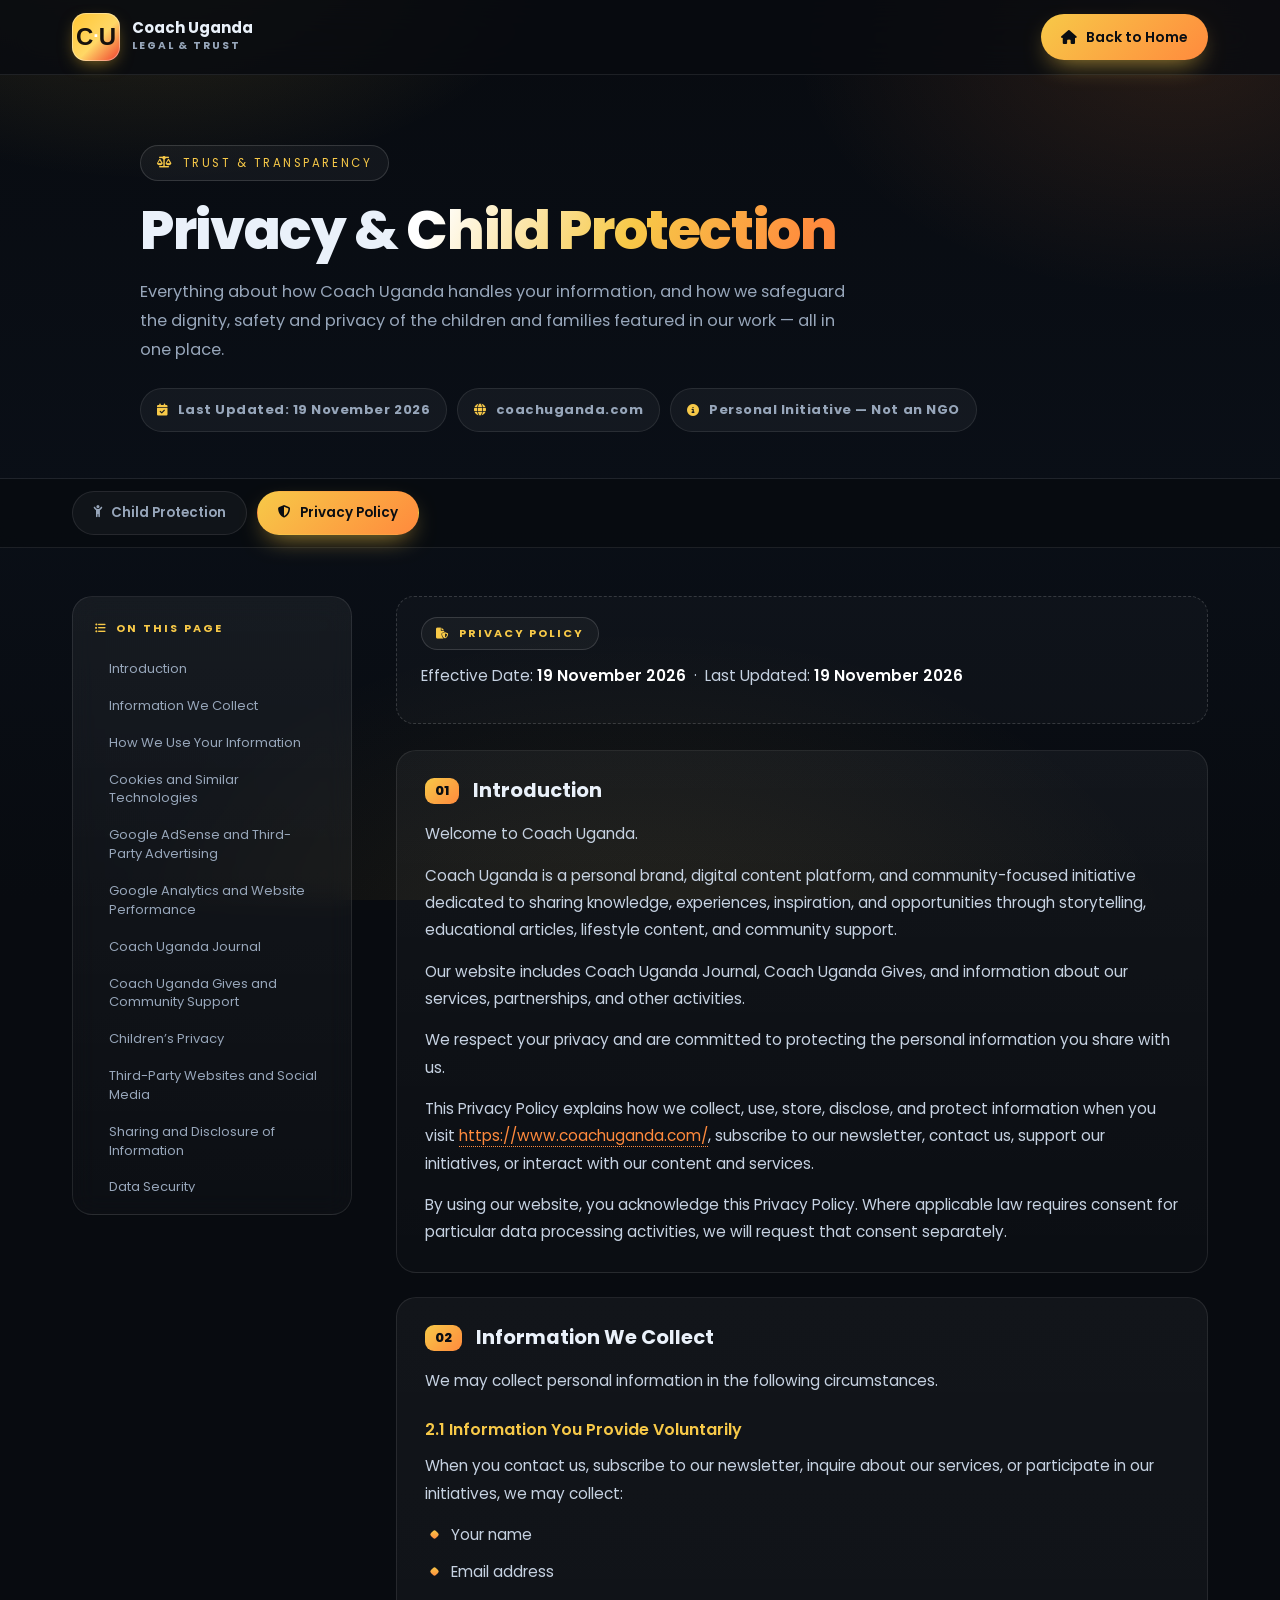
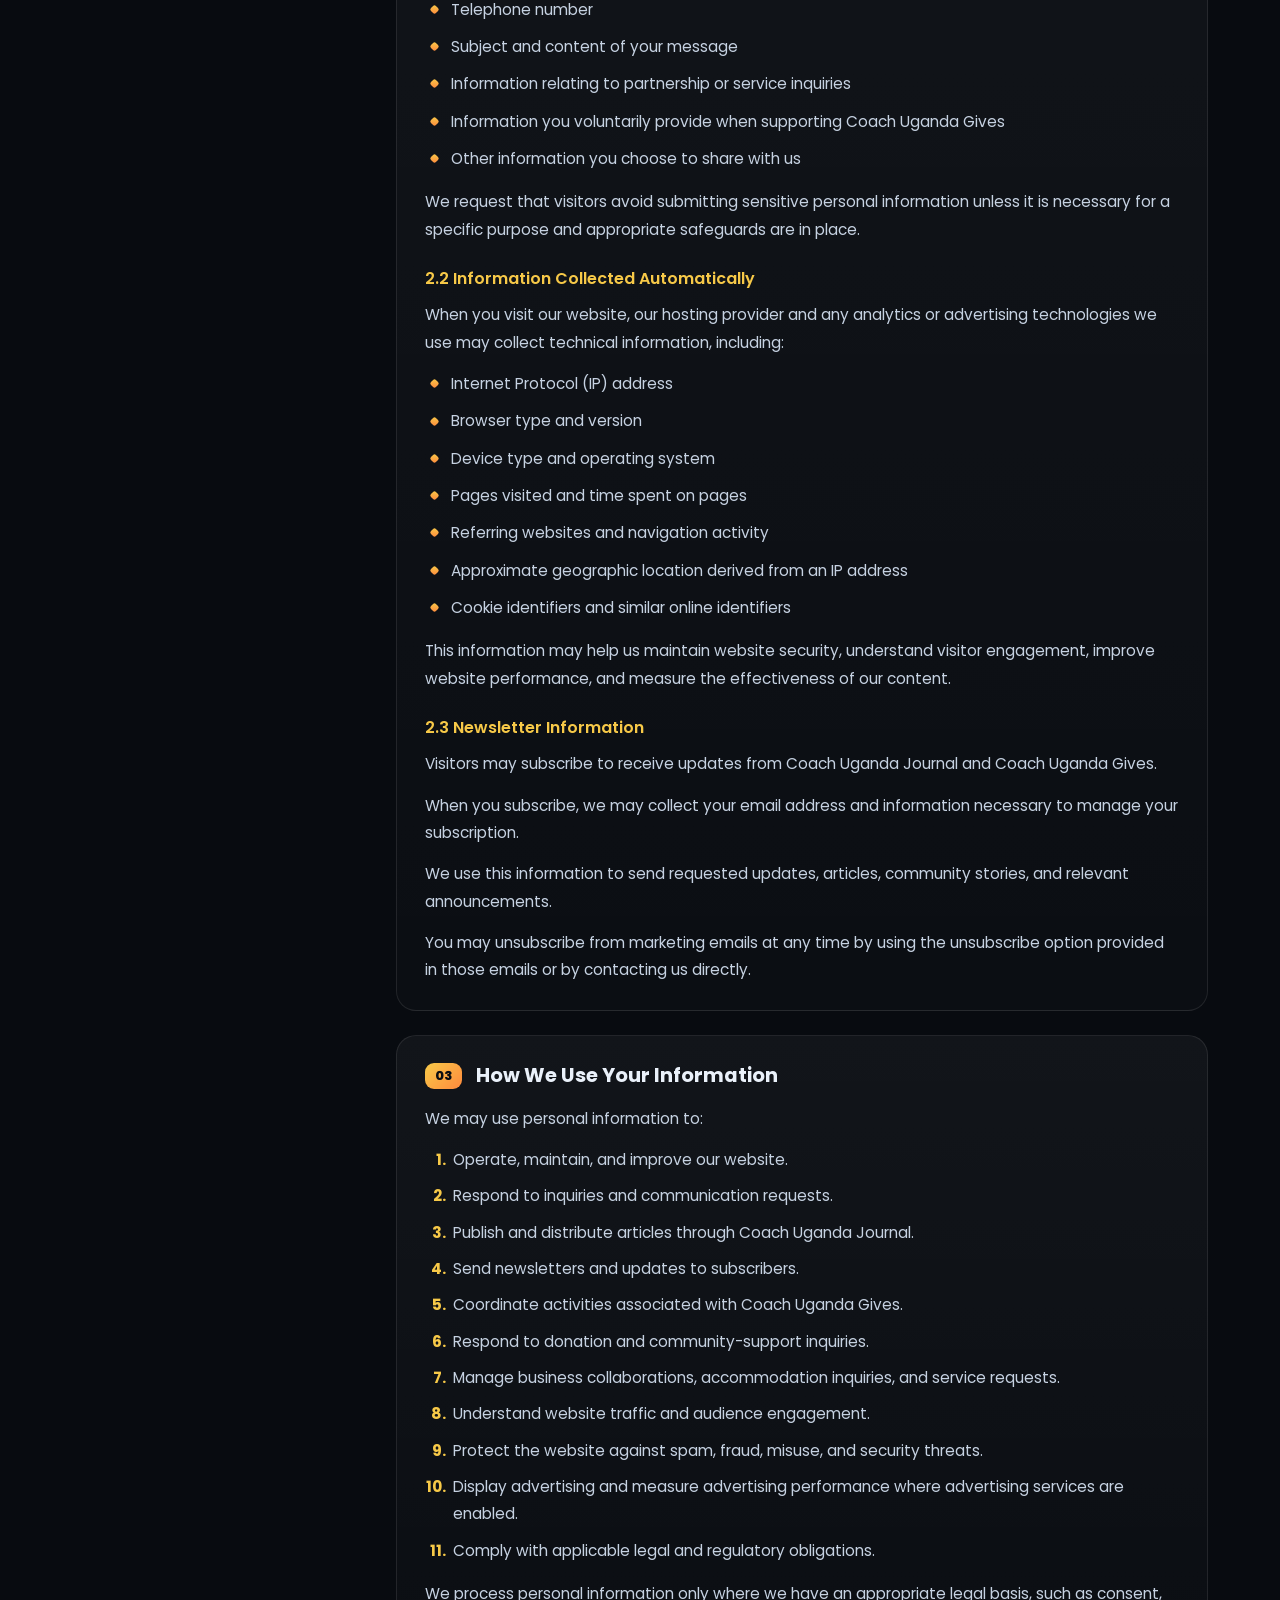
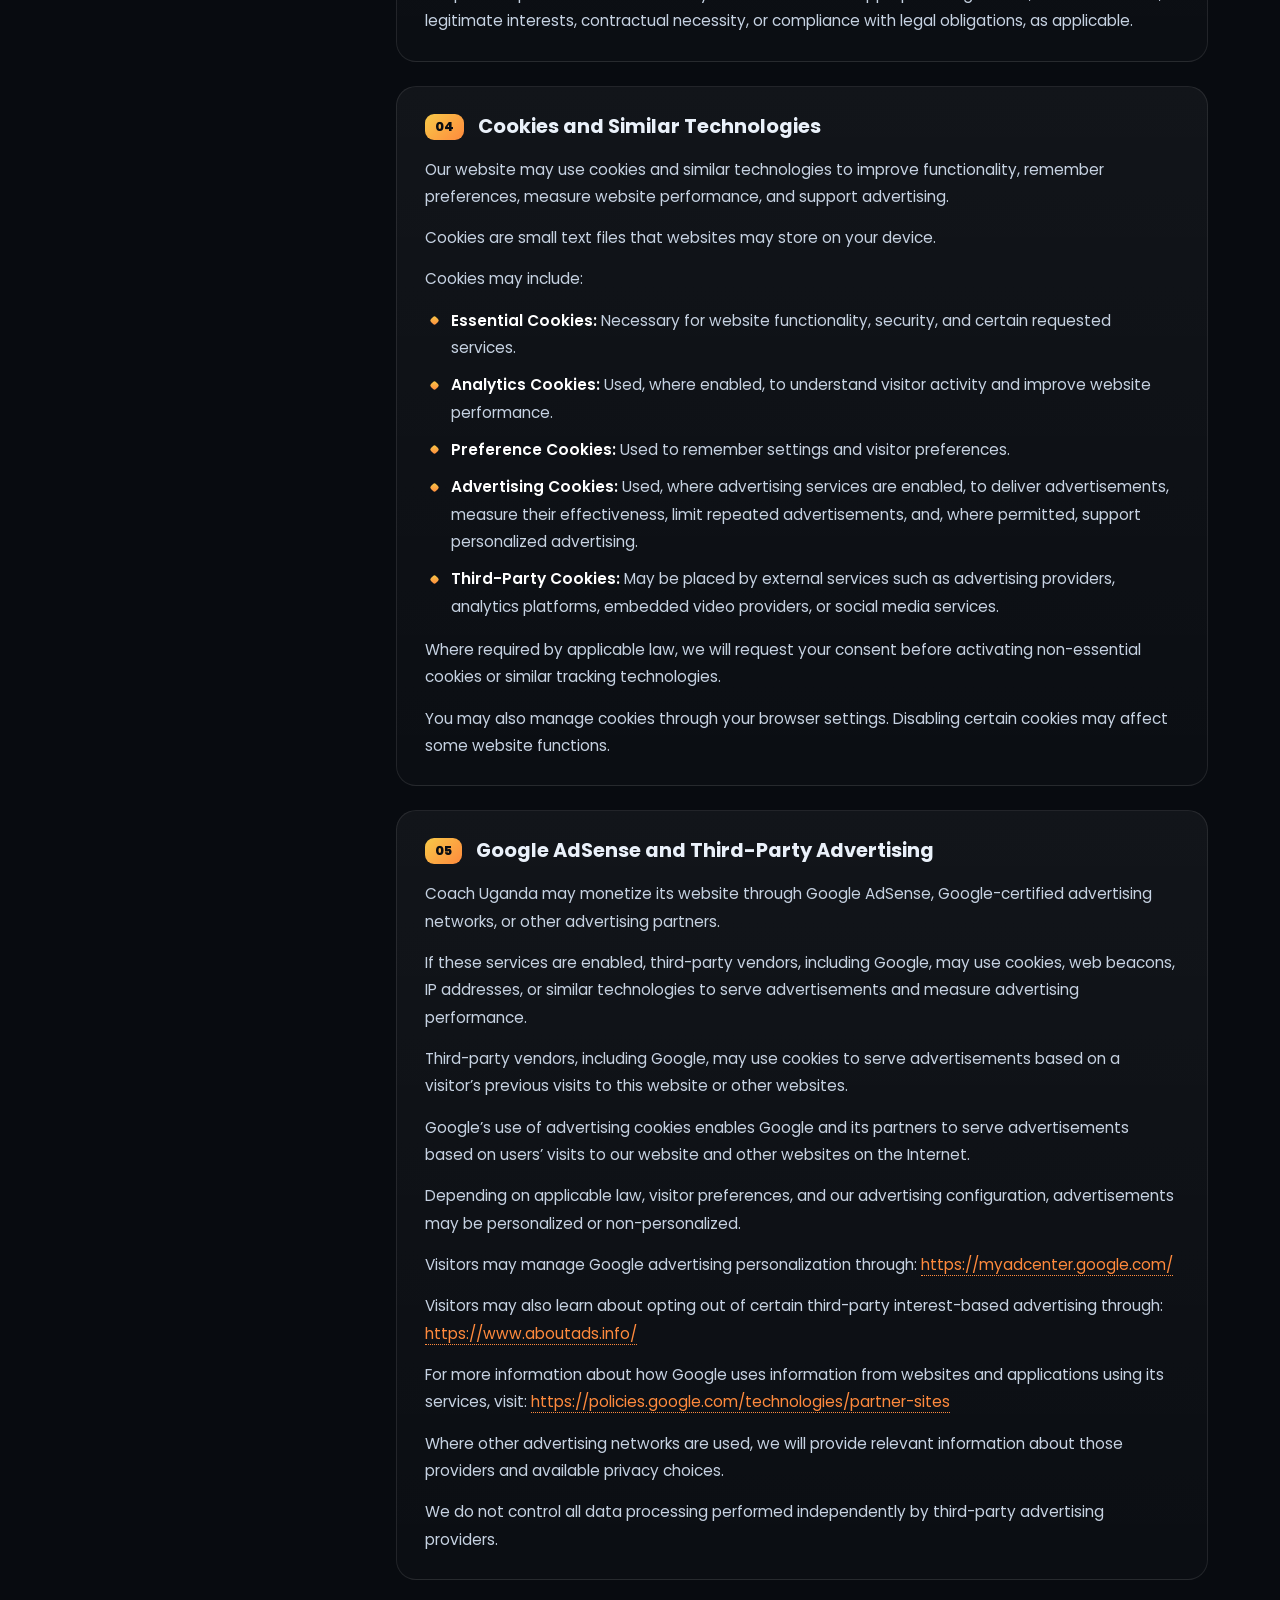
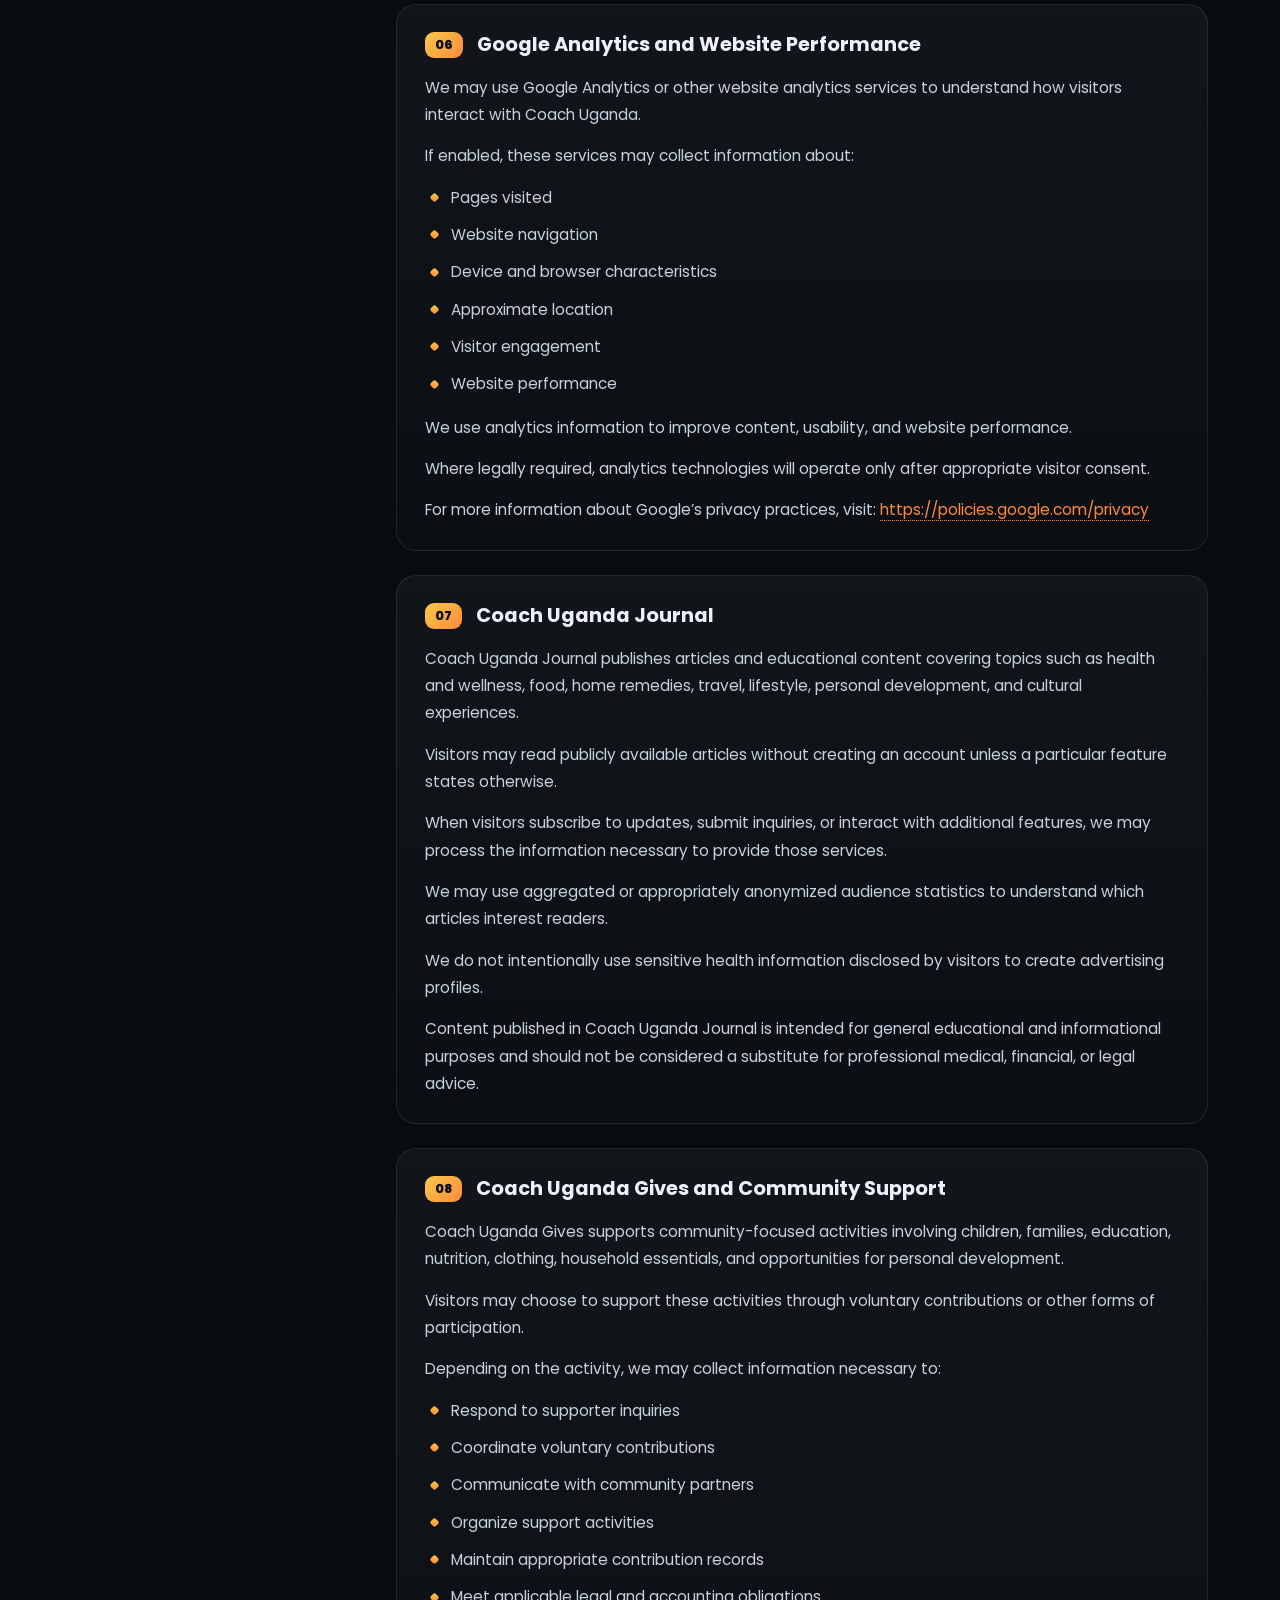
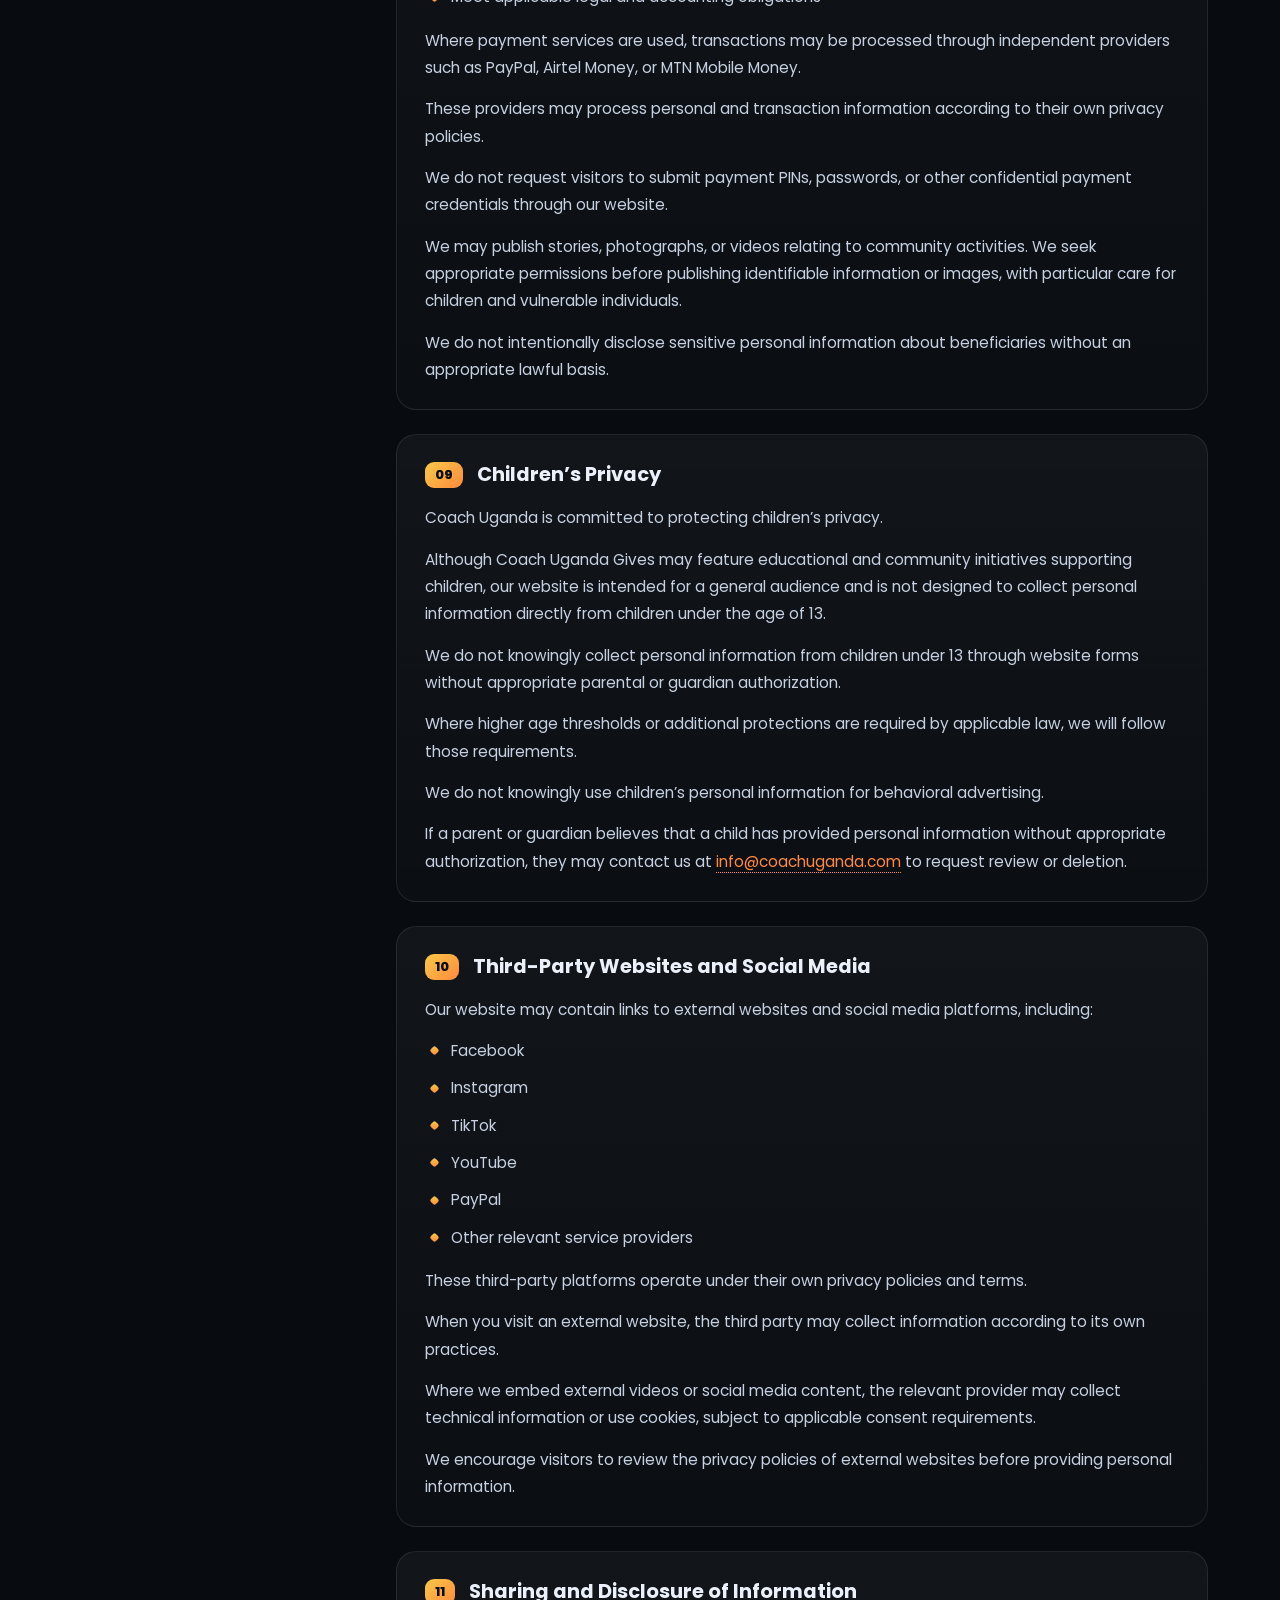
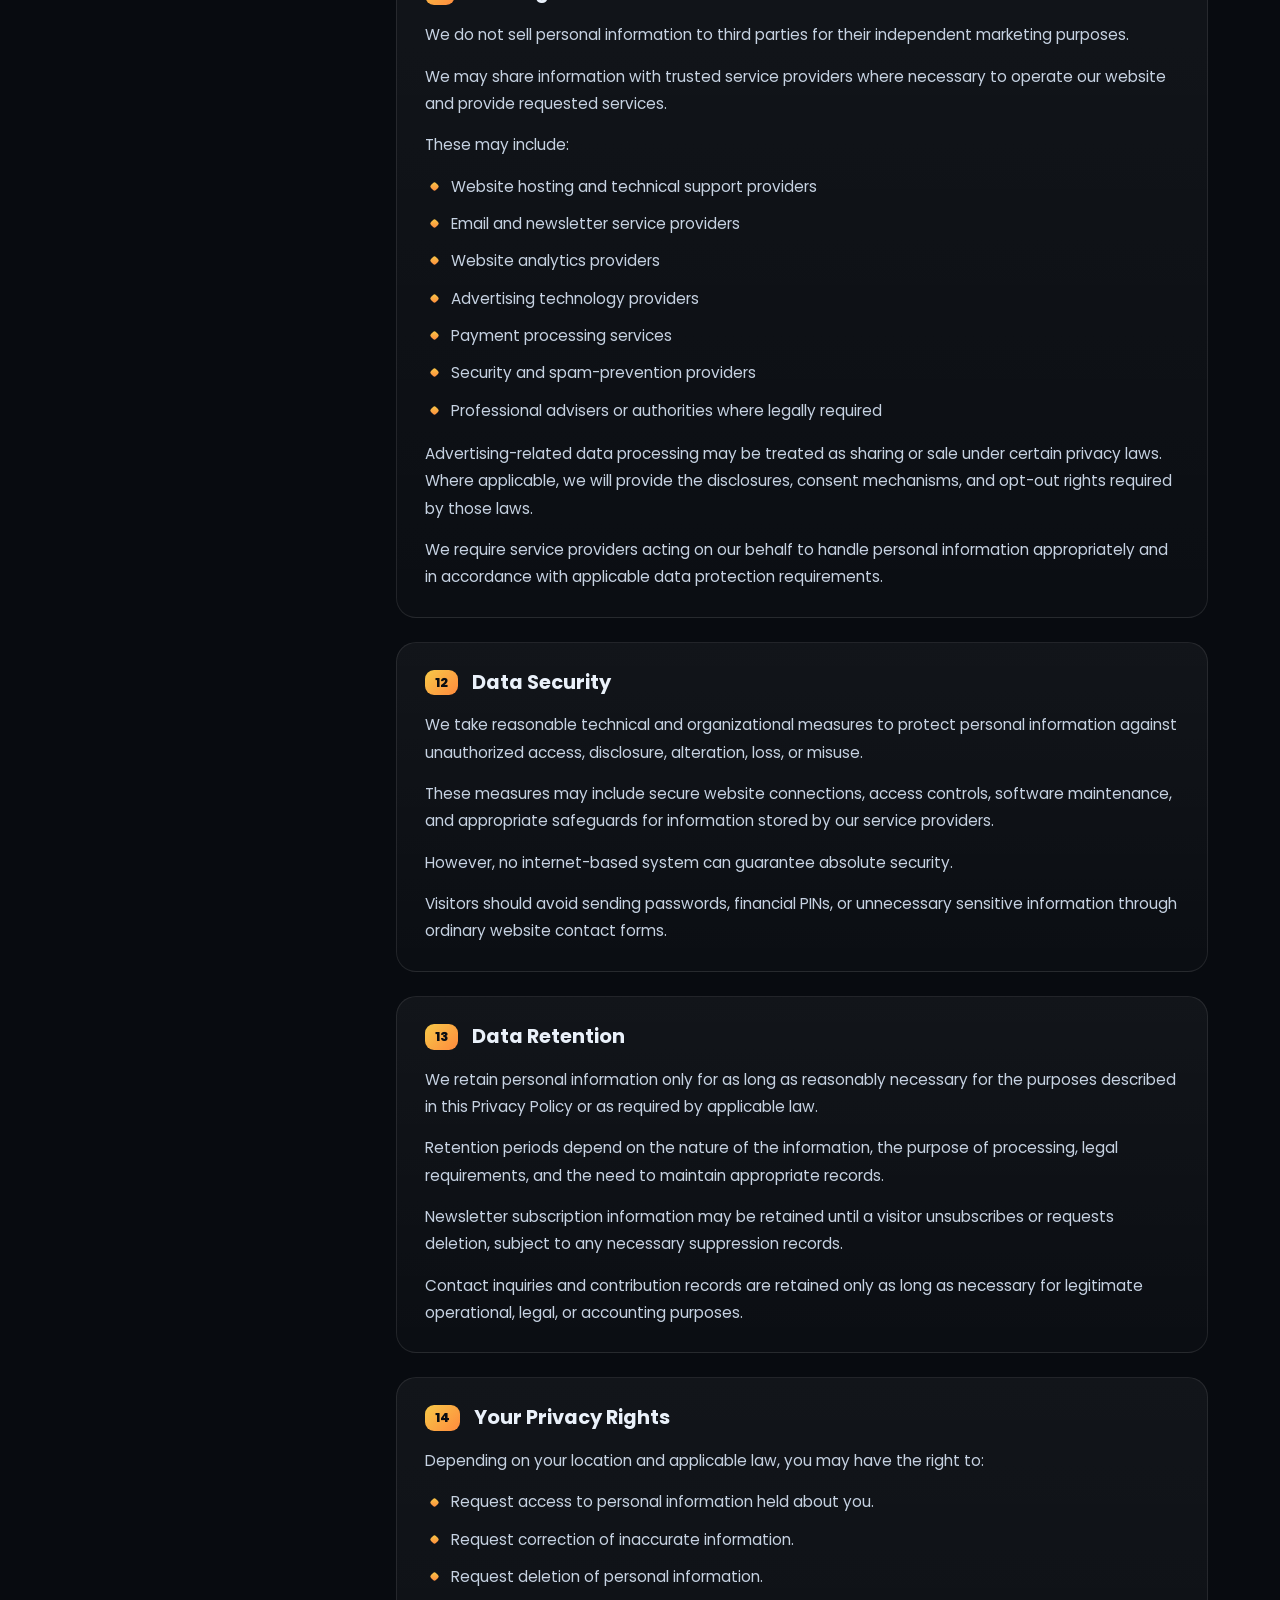
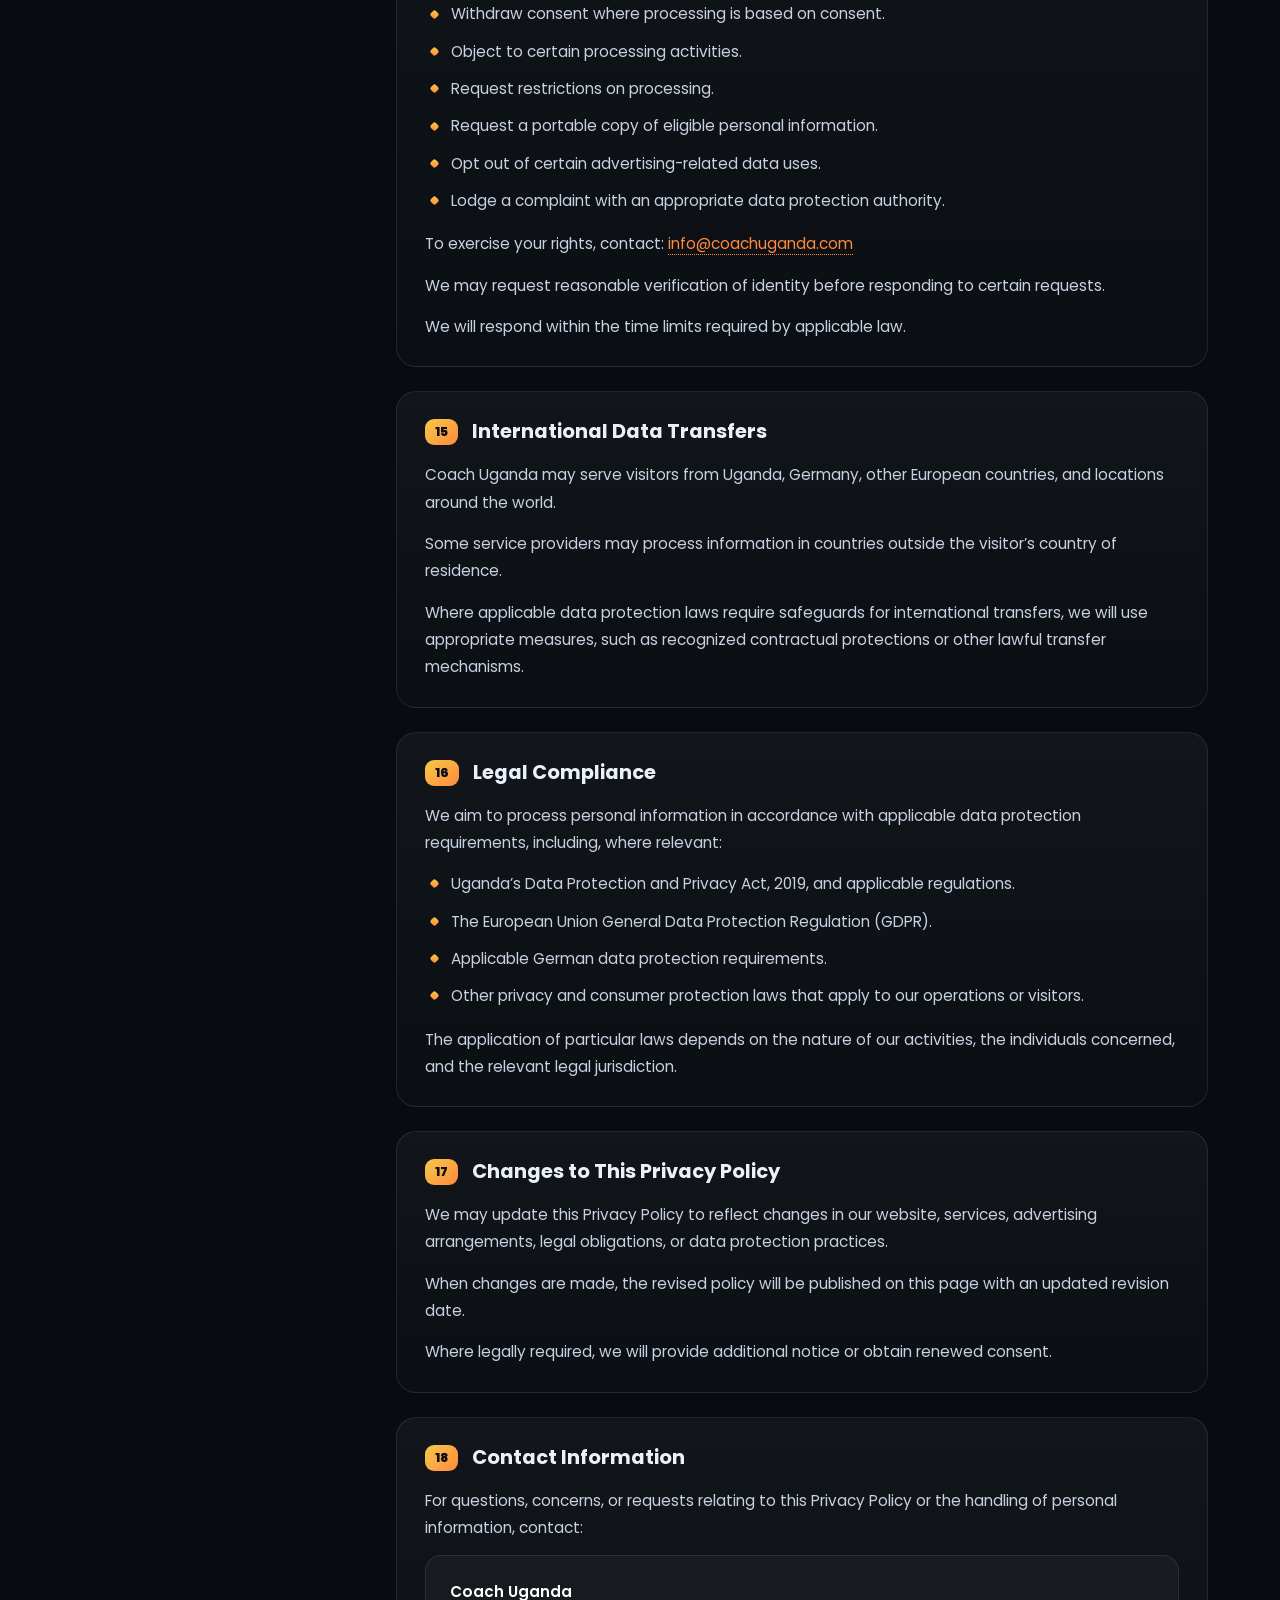
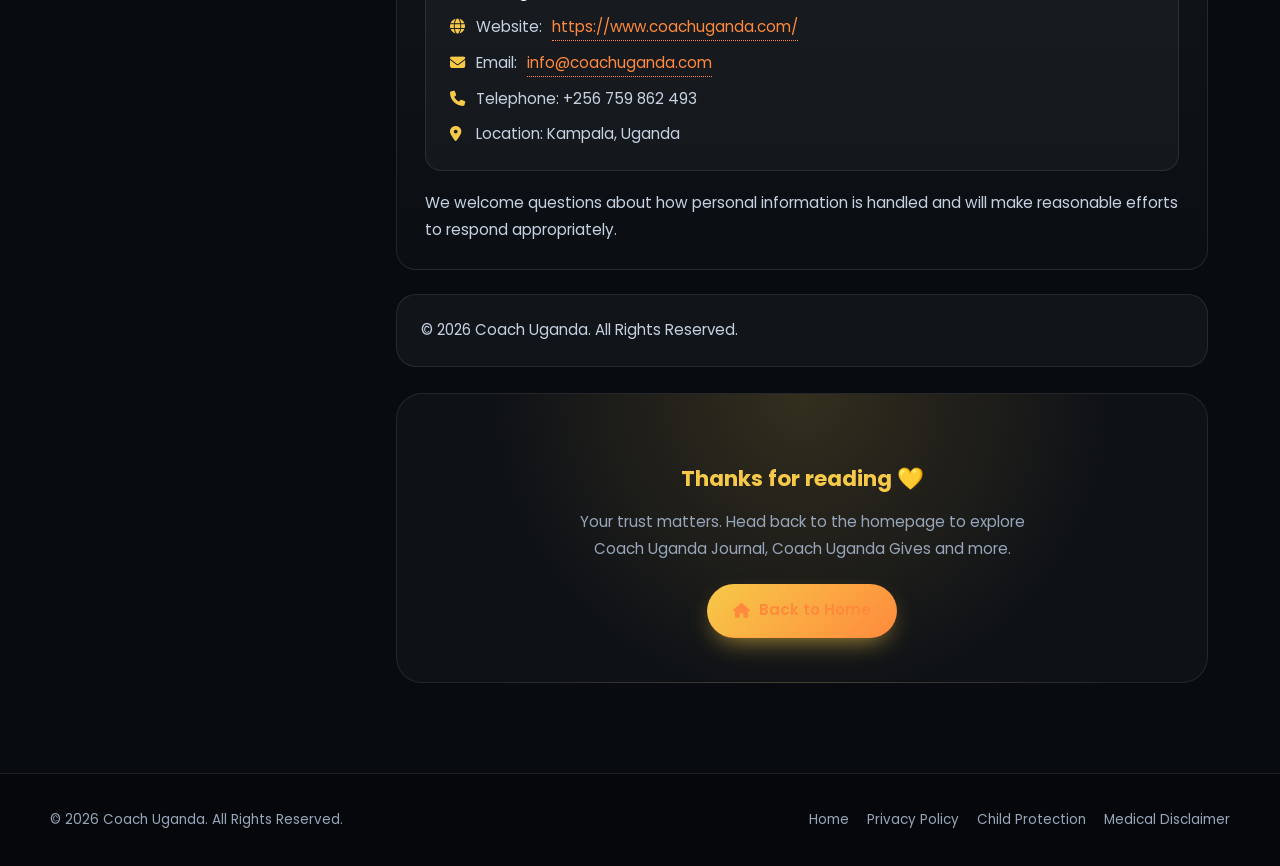
<file: child.html>
<!DOCTYPE html>
<html lang="en" dir="ltr">
<head>
<meta charset="UTF-8">
<meta name="viewport" content="width=device-width, initial-scale=1.0">
<title>Privacy &amp; Child Protection | Coach Uganda</title>
<meta name="description" content="Coach Uganda Privacy Policy and Child Protection Policy — how we handle your information and safeguard children and families.">
<link rel="preconnect" href="https://fonts.googleapis.com">
<link rel="preconnect" href="https://fonts.gstatic.com" crossorigin>
<link href="https://fonts.googleapis.com/css2?family=Poppins:wght@300;400;500;600;700;800&display=swap" rel="stylesheet">
<link href="style.css" rel="stylesheet">
<link rel="stylesheet" href="https://cdnjs.cloudflare.com/ajax/libs/font-awesome/6.5.1/css/all.min.css">
<style>
/* ================= THEME ================= */
:root{
  --bg:#080b10; --line:rgba(255,255,255,.09);
  --text:#eaf1fa; --soft:#c6d2e2; --muted:#97a6ba;
  --accent:#f7c948; --accent2:#ff8a3d;
  --glow1:rgba(247,201,72,.16); --glow2:rgba(255,138,61,.13); --glow3:rgba(247,201,72,.09);
  --accent-glow:rgba(247,201,72,.75);
}

*{margin:0;padding:0;box-sizing:border-box}
html{scroll-behavior:smooth;scroll-padding-top:155px}
body{
  font-family:'Poppins',system-ui,-apple-system,sans-serif;
  background:var(--bg);color:var(--text);line-height:1.78;
  -webkit-font-smoothing:antialiased;overflow-x:hidden;
  transition:background .4s;
}
body::before{
  content:"";position:fixed;inset:0;z-index:-1;pointer-events:none;
  background:
    radial-gradient(700px 420px at 12% -8%,var(--glow1),transparent 60%),
    radial-gradient(620px 420px at 92% 4%,var(--glow2),transparent 62%),
    radial-gradient(820px 520px at 50% 108%,var(--glow3),transparent 66%),
    linear-gradient(180deg,#080b10,#0a0f17 55%,#080b10);
  transition:background .4s;
}
img{max-width:100%;display:block}
a{color:var(--accent2)}

/* ================= SCROLL PROGRESS ================= */
.progress{
  position:fixed;top:0;left:0;height:3px;width:0;z-index:100;
  background:linear-gradient(90deg,var(--accent),var(--accent2));
  box-shadow:0 0 14px var(--accent-glow);transition:width .1s linear;
}

/* ================= TOP BAR ================= */
.topbar{
  position:sticky;top:0;z-index:60;
  background:rgba(8,11,16,.8);
  backdrop-filter:blur(18px);-webkit-backdrop-filter:blur(18px);
  border-bottom:1px solid var(--line);
}
.topbar-in{
  max-width:1180px;margin:0 auto;padding:13px 22px;
  display:flex;align-items:center;justify-content:space-between;gap:14px;
}
.brand{display:flex;align-items:center;gap:12px;text-decoration:none;color:var(--text);font-weight:700}
.brand img{width:42px;height:42px;border-radius:13px;object-fit:cover;border:1px solid var(--line)}
.brand b{display:block;font-size:15px;line-height:1.2}
.brand small{display:block;font-size:10.5px;color:var(--muted);letter-spacing:.18em;text-transform:uppercase}

.btn-home{
  display:inline-flex;align-items:center;gap:9px;padding:11px 20px;border-radius:999px;
  font-weight:600;font-size:14px;text-decoration:none;color:#0a0d12;
  background:linear-gradient(135deg,var(--accent),var(--accent2));
  box-shadow:0 10px 26px -10px var(--accent-glow);
  transition:.25s;white-space:nowrap;border:none;cursor:pointer;
}
.btn-home:hover{transform:translateY(-2px);box-shadow:0 16px 34px -12px var(--accent-glow)}

/* ================= HERO ================= */
.hero{padding:70px 22px 46px;border-bottom:1px solid var(--line);position:relative;overflow:hidden}
.hero-in{max-width:1000px;margin:0 auto;position:relative;z-index:2}
.eyebrow{
  display:inline-flex;align-items:center;gap:9px;font-size:11.5px;letter-spacing:.22em;
  text-transform:uppercase;color:var(--accent);padding:7px 16px;border-radius:999px;
  border:1px solid rgba(255,255,255,.14);background:rgba(255,255,255,.045);
}
h1{font-size:clamp(2rem,5.6vw,3.4rem);line-height:1.1;font-weight:800;letter-spacing:-.025em;margin:20px 0 16px}
.grad{
  background:linear-gradient(115deg,#fff 8%,var(--accent) 52%,var(--accent2) 92%);
  -webkit-background-clip:text;background-clip:text;color:transparent;
}
.lead{color:var(--muted);max-width:72ch;font-size:1.02rem}
.pills{display:flex;flex-wrap:wrap;gap:10px;margin-top:24px}
.pill{
  display:inline-flex;align-items:center;gap:9px;font-size:13px;color:var(--muted);
  background:rgba(255,255,255,.045);border:1px solid var(--line);
  padding:9px 16px;border-radius:999px;
}
.pill i{color:var(--accent);font-size:12px}

/* ================= TAB BAR ================= */
.tabbar{
  position:sticky;top:68px;z-index:55;
  background:rgba(8,11,16,.85);
  backdrop-filter:blur(18px);-webkit-backdrop-filter:blur(18px);
  border-bottom:1px solid var(--line);
}
.tabbar-in{
  max-width:1180px;margin:0 auto;padding:12px 22px;
  display:flex;gap:10px;flex-wrap:wrap;
}
.tab{
  display:inline-flex;align-items:center;gap:9px;
  padding:11px 20px;border-radius:999px;font-family:inherit;
  font-size:13.5px;font-weight:600;color:var(--muted);
  background:rgba(255,255,255,.04);border:1px solid var(--line);
  cursor:pointer;transition:.25s;white-space:nowrap;
}
.tab i{font-size:12.5px}
.tab:hover{color:#fff;background:rgba(255,255,255,.075)}
.tab.active{
  color:#0a0d12;border-color:transparent;
  background:linear-gradient(135deg,var(--accent),var(--accent2));
  box-shadow:0 10px 26px -10px var(--accent-glow);
}

/* ================= PANELS ================= */
.panel{display:none}
.panel.active{display:block;animation:fadeIn .45s ease}
@keyframes fadeIn{from{opacity:0;transform:translateY(10px)}to{opacity:1;transform:none}}

.layout{
  max-width:1180px;margin:0 auto;padding:48px 22px 90px;
  display:grid;grid-template-columns:280px minmax(0,1fr);
  gap:44px;align-items:start;
}

/* ================= TOC ================= */
.toc-card{
  position:sticky;top:155px;border-radius:20px;padding:22px;
  background:linear-gradient(180deg,rgba(255,255,255,.055),rgba(255,255,255,.02));
  border:1px solid var(--line);backdrop-filter:blur(12px);
}
.toc-card h4{
  font-size:11px;letter-spacing:.2em;text-transform:uppercase;
  color:var(--accent);margin-bottom:14px;display:flex;align-items:center;gap:8px;
}
.toc{display:flex;flex-direction:column;gap:2px;max-height:60vh;overflow-y:auto;scrollbar-width:thin}
.toc::-webkit-scrollbar{width:5px}
.toc::-webkit-scrollbar-thumb{background:rgba(255,255,255,.14);border-radius:9px}
.toc a{
  font-size:13px;color:var(--muted);text-decoration:none;
  padding:8px 12px;border-radius:10px;line-height:1.45;
  border-left:2px solid transparent;transition:.2s;
}
.toc a:hover{color:#fff;background:rgba(255,255,255,.05)}
.toc a.active{color:#fff;background:rgba(255,255,255,.075);border-left-color:var(--accent)}

/* ================= DOCUMENT ================= */
.doc{counter-reset:sec;min-width:0}
.doc-head{
  margin-bottom:26px;padding:20px 24px;border-radius:18px;
  border:1px dashed rgba(255,255,255,.16);
  background:rgba(255,255,255,.025);
}
.doc-badge{
  display:inline-flex;align-items:center;gap:9px;font-size:11px;font-weight:700;
  letter-spacing:.18em;text-transform:uppercase;color:var(--accent);
  padding:6px 14px;border-radius:999px;margin-bottom:12px;
  border:1px solid rgba(255,255,255,.14);background:rgba(255,255,255,.04);
}
.doc-head p{margin:0;font-size:.9rem;color:var(--muted)}
.doc-head strong{color:var(--soft);font-weight:600}

.doc section{
  margin-bottom:24px;padding:26px 28px 12px;border-radius:20px;
  border:1px solid var(--line);
  background:linear-gradient(180deg,rgba(255,255,255,.042),rgba(255,255,255,.014));
  transition:border-color .3s;
}
.doc section:hover{border-color:rgba(255,255,255,.2)}
.doc h2{
  counter-increment:sec;font-size:1.22rem;font-weight:700;
  display:flex;gap:14px;align-items:baseline;margin-bottom:14px;line-height:1.4;
}
.doc h2::before{
  content:counter(sec,decimal-leading-zero);flex:none;
  font-size:.8rem;font-weight:800;color:#0a0d12;
  padding:4px 10px;border-radius:9px;transform:translateY(-2px);
  background:linear-gradient(135deg,var(--accent),var(--accent2));
}
/* Child Protection panel — hide auto numbers, keep the numbered titles visible */
#panel-child .doc h2{counter-increment:none;display:block}
#panel-child .doc h2::before{display:none}

.doc h3{font-size:1rem;margin:22px 0 8px;color:var(--accent);font-weight:600}
.doc p{color:var(--soft);margin-bottom:14px;font-size:.96rem}
.doc ul{margin:0 0 16px;padding:0;list-style:none}
.doc ul li{position:relative;padding-left:26px;margin-bottom:10px;color:var(--soft);font-size:.96rem}
.doc ul li::before{
  content:"";position:absolute;left:6px;top:.66em;width:7px;height:7px;border-radius:2px;
  background:linear-gradient(135deg,var(--accent),var(--accent2));transform:rotate(45deg);
}
.doc ol{margin:0 0 16px;padding-left:24px;color:var(--soft);font-size:.96rem}
.doc ol li{margin-bottom:9px;padding-left:4px}
.doc ol li::marker{color:var(--accent);font-weight:700}
.doc strong{color:#fff;font-weight:600}
.doc a{color:var(--accent2);text-decoration:none;border-bottom:1px dotted currentColor;word-break:break-word}
.doc a:hover{color:#fff}

/* ================= CALLOUTS ================= */
.note{
  margin:8px 0 26px;padding:22px 24px;border-radius:20px;
  background:rgba(255,255,255,.04);border:1px solid var(--line);
}
.note p{margin:0;color:var(--soft);font-size:.94rem}

.alert{
  margin:0 0 18px;padding:20px 22px;border-radius:16px;
  background:linear-gradient(135deg,var(--glow1),var(--glow3));
  border:1px solid rgba(255,255,255,.18);
  color:var(--soft);font-size:.94rem;
}
.alert i{margin-right:10px;color:var(--accent)}
.alert strong{color:#fff}

.contact-box{
  margin:6px 0 18px;padding:22px 24px;border-radius:16px;
  border:1px solid var(--line);background:rgba(255,255,255,.035);
}
.contact-box p{margin:0 0 8px;font-size:.95rem;display:flex;gap:10px;align-items:flex-start}
.contact-box p:last-child{margin:0}
.contact-box i{color:var(--accent);width:16px;flex:none;margin-top:.35em}

/* separator line for child policy end */
.sep{margin:24px 0;border-top:1px solid rgba(255,255,255,.14)}

/* ================= END CTA ================= */
.end-cta{
  margin-top:16px;text-align:center;padding:44px 26px;border-radius:26px;
  border:1px solid var(--line);
  background:radial-gradient(circle at 50% 0%,var(--glow1),transparent 62%),rgba(255,255,255,.028);
}
.end-cta h3{font-size:1.35rem;font-weight:700;margin-bottom:10px}
.end-cta p{color:var(--muted);max-width:52ch;margin:0 auto 22px;font-size:.95rem}
.end-cta .btn-home{font-size:15px;padding:13px 26px}

/* ================= FOOTER ================= */
.site-footer{border-top:1px solid var(--line);background:rgba(0,0,0,.28);padding:34px 22px}
.footer-in{
  max-width:1180px;margin:0 auto;display:flex;flex-wrap:wrap;gap:16px;
  align-items:center;justify-content:space-between;font-size:13.5px;color:var(--muted);
}
.footer-links{display:flex;flex-wrap:wrap;gap:18px}
.footer-links a{color:var(--muted);text-decoration:none;transition:.2s;cursor:pointer}
.footer-links a:hover{color:var(--accent)}

/* ================= BACK TO TOP ================= */
.to-top{
  position:fixed;right:20px;bottom:22px;width:48px;height:48px;border-radius:50%;
  border:none;display:grid;place-items:center;cursor:pointer;color:#0a0d12;z-index:70;
  background:linear-gradient(135deg,var(--accent),var(--accent2));
  box-shadow:0 14px 30px -10px var(--accent-glow);
  opacity:0;pointer-events:none;transform:translateY(14px);transition:.3s;
}
.to-top.show{opacity:1;pointer-events:auto;transform:translateY(0)}

/* ================= REVEAL ================= */
.reveal{opacity:0;transform:translateY(18px);transition:.6s cubic-bezier(.2,.8,.2,1)}
.reveal.in{opacity:1;transform:none}

/* ================= RESPONSIVE ================= */
@media(max-width:980px){
  .layout{grid-template-columns:1fr;gap:26px;padding-top:32px}
  .toc-card{position:static;order:-1}
  .toc{max-height:none}
}
@media(max-width:640px){
  .hero{padding:48px 18px 36px}
  .doc section{padding:20px 18px 6px}
  .brand small{display:none}
  .brand img{width:36px;height:36px}
  .btn-home{padding:10px 16px;font-size:13px}
  .btn-home .lbl{display:none}
  .btn-home::after{content:"Home";font-weight:600}
  .tabbar{top:62px}
  .tab{padding:10px 15px;font-size:12.5px}
  html{scroll-padding-top:140px}
  .toc-card{top:auto}
}
@media(prefers-reduced-motion:reduce){
  *{animation:none!important;transition:none!important}
  html{scroll-behavior:auto}
  .reveal{opacity:1;transform:none}
}
</style>
</head>
<body class="tab-privacy">

<div class="progress" id="progress"></div>

<!-- ================= TOP BAR ================= -->
<header class="topbar">
  <div class="topbar-in">
    <a href="index.html" class="brand">
      <span class="logo-badge">
        <span class="logo-c">C</span><span class="logo-dot">·</span><span class="logo-u">U</span>
      </span>
      <div><b>Coach Uganda</b><small>Legal &amp; Trust</small></div>
    </a>
    <a href="index.html" class="btn-home"><i class="fa-solid fa-house"></i><span class="lbl">Back to Home</span></a>
  </div>
</header>

<!-- ================= HERO ================= -->
<section class="hero">
  <div class="hero-in">
    <span class="eyebrow"><i class="fa-solid fa-scale-balanced"></i> Trust &amp; Transparency</span>
    <h1>Privacy &amp; <span class="grad">Child Protection</span></h1>
    <p class="lead">Everything about how Coach Uganda handles your information, and how we safeguard the dignity, safety and privacy of the children and families featured in our work — all in one place.</p>
    <div class="pills">
      <span class="pill"><i class="fa-solid fa-calendar-check"></i> Last Updated: 19 November 2026</span>
      <span class="pill"><i class="fa-solid fa-globe"></i> coachuganda.com</span>
      <span class="pill"><i class="fa-solid fa-circle-info"></i> Personal Initiative — Not an NGO</span>
    </div>
  </div>
</section>

<!-- ================= TAB BAR ================= -->
<div class="tabbar" id="tabbar">
  <div class="tabbar-in" role="tablist" aria-label="Legal documents">
    <button class="tab" data-tab="child" role="tab" aria-selected="false" aria-controls="panel-child">
      <i class="fa-solid fa-child-reaching"></i> Child Protection
    </button>
    <button class="tab active" data-tab="privacy" role="tab" aria-selected="true" aria-controls="panel-privacy">
      <i class="fa-solid fa-shield-halved"></i> Privacy Policy
    </button>
  </div>
</div>

<!-- ============================================================
     PANEL 2 — CHILD PROTECTION AND PRIVACY POLICY
     ============================================================ -->
<div class="panel" id="panel-child" role="tabpanel" aria-labelledby="tab-child">

  <div class="layout">

    <aside class="toc-card">
      <h4><i class="fa-solid fa-list-ul"></i> On This Page</h4>
      <nav class="toc" aria-label="Child Protection contents"></nav>
    </aside>

    <article class="doc">

      <div class="doc-head">
        <span class="doc-badge"><i class="fa-solid fa-child-reaching"></i> Coach Uganda — Child Protection and Privacy Policy</span>
        <p>Last Updated: <strong>20th November 2026</strong></p>
      </div>

      <section class="reveal">
        <h2>1. Introduction</h2>
        <p>Coach Uganda is an independently managed personal website dedicated to health education, community awareness, and sharing personal efforts to support children, families, and communities in Uganda.</p>
        <p>The website features two main categories:</p>
        <ul>
          <li><strong>Coach Uganda Journal:</strong> Publishes educational articles about health, wellness, disease prevention, and healthy living.</li>
          <li><strong>Coach Uganda Gives:</strong> Shares stories, experiences, and personal initiatives focused on supporting vulnerable children, families, and communities in Uganda.</li>
        </ul>
        <p>Coach Uganda is a personal initiative and is not a registered non-governmental organization (NGO) or charitable organization.</p>
        <p>Protecting the privacy, dignity, safety, and well-being of children and families is an important responsibility of this initiative.</p>
      </section>

      <section class="reveal">
        <h2>2. Our Commitment to Child Protection</h2>
        <p>Coach Uganda is committed to treating every child and family featured on this website with dignity, compassion, and respect.</p>
        <p>The safety and well-being of children take priority over publicity, storytelling, website traffic, and advertising revenue.</p>
        <p>Content published under Coach Uganda Gives is intended to raise awareness, encourage kindness, and share experiences without unnecessarily exposing vulnerable individuals to harm.</p>
      </section>

      <section class="reveal">
        <h2>3. Protection of Children’s Privacy and Identities</h2>
        <p>Coach Uganda takes reasonable precautions to protect the identities of children and vulnerable families featured in its articles.</p>
        <p>These measures include:</p>
        <ul>
          <li>Blurring or concealing children’s faces where appropriate.</li>
          <li>Avoiding the publication of children’s full names.</li>
          <li>Not revealing private home addresses, school locations, or other sensitive identifying information.</li>
          <li>Avoiding unnecessary disclosure of personal, medical, or family circumstances.</li>
          <li>Reviewing photographs and stories before publication to reduce privacy and safety risks.</li>
          <li>Respecting requests for privacy and confidentiality.</li>
        </ul>
        <p>Blurring faces does not always guarantee anonymity, so other identifying details are also considered before publication.</p>
      </section>

      <section class="reveal">
        <h2>4. Consent for Photographs and Stories</h2>
        <p>Coach Uganda seeks appropriate permission before publishing identifiable photographs or personal stories involving children and families.</p>
        <p>Where children are involved, permission is sought from their parents or legal guardians, with consideration for the children’s wishes and best interests.</p>
        <p>Even where consent has been provided, photographs may be blurred or identifying information withheld to provide additional privacy protection.</p>
        <p>Consent must be voluntary and informed, and families should understand that published content may be accessible to the public.</p>
      </section>

      <section class="reveal">
        <h2>5. Respectful Storytelling</h2>
        <p>Articles published under Coach Uganda Gives aim to promote understanding, compassion, and community support.</p>
        <p>Coach Uganda strives to ensure that:</p>
        <ul>
          <li>Stories are presented truthfully and respectfully.</li>
          <li>Children and families are not portrayed in degrading or exploitative ways.</li>
          <li>Personal difficulties are not unnecessarily disclosed to attract attention.</li>
          <li>Photographs are used responsibly.</li>
          <li>The dignity of individuals remains a priority.</li>
        </ul>
      </section>

      <section class="reveal">
        <h2>6. Health Information and Privacy</h2>
        <p>Articles published under Coach Uganda Journal are intended for general health education and awareness.</p>
        <p>The website does not publish identifiable personal medical information about children or families without an appropriate legal basis and necessary permission.</p>
        <p>Health articles are provided for informational purposes and are not intended to replace professional medical advice, diagnosis, or treatment.</p>
      </section>

      <section class="reveal">
        <h2>7. Advertising and Website Monetization</h2>
        <p>Coach Uganda may generate revenue through Google AdSense or other advertising services.</p>
        <p>Advertising revenue supports the independent operation of the website and does not automatically represent charitable donations or funds allocated to families.</p>
        <p>Advertising and monetization activities do not override Coach Uganda’s commitment to protecting the dignity, safety, and privacy of individuals featured in its articles.</p>
      </section>

      <section class="reveal">
        <h2>8. Privacy Concerns and Removal Requests</h2>
        <p>Parents, legal guardians, and individuals featured on Coach Uganda may contact the website operator to raise privacy concerns or request the correction, anonymization, or removal of photographs and personal information.</p>
        <p>Requests will be reviewed promptly and handled in accordance with applicable laws and the interests of the individuals concerned.</p>
      </section>

      <section class="reveal">
        <h2>9. Contact Information</h2>
        <p>For questions or concerns regarding child protection and privacy, please contact:</p>
        <div class="contact-box">
          <p><strong>Coach Uganda</strong></p>
          <p><i class="fa-solid fa-globe"></i> Website: www.coachuganda.com</p>
          <p><i class="fa-solid fa-envelope"></i> Email: info@coachuganda.com</p>
          <p><i class="fa-solid fa-link"></i> Website Address: https://www.coachuganda.com</p>
          <p><i class="fa-solid fa-location-dot"></i> Initiative Activities: Uganda</p>
        </div>
      </section>

      <div class="sep"></div>

      <div class="alert reveal">
        <i class="fa-solid fa-circle-exclamation"></i>
        <strong>Important Notice:</strong> Coach Uganda is an independently managed personal initiative. It is not a registered NGO, charity, or government organization.
      </div>

      <div class="note reveal"><p>©️ 2026 Coach Uganda. All Rights Reserved.</p></div>

      <div class="end-cta reveal">
        <h3>Every child deserves dignity 💛</h3>
        <p>Thank you for taking the time to understand how we protect children and families.</p>
        <a href="index.html" class="btn-home"><i class="fa-solid fa-house"></i> Back to Home</a>
      </div>

    </article>
  </div>
</div>

<!-- ============================================================
     PANEL 1 — PRIVACY POLICY
     ============================================================ -->
<div class="panel active" id="panel-privacy" role="tabpanel" aria-labelledby="tab-privacy">

  <div class="layout">

    <aside class="toc-card">
      <h4><i class="fa-solid fa-list-ul"></i> On This Page</h4>
      <nav class="toc" aria-label="Privacy Policy contents"></nav>
    </aside>

    <article class="doc">

      <div class="doc-head">
        <span class="doc-badge"><i class="fa-solid fa-file-shield"></i> Privacy Policy</span>
        <p>Effective Date: <strong>19 November 2026</strong> &nbsp;·&nbsp; Last Updated: <strong>19 November 2026</strong></p>
      </div>

      <section class="reveal">
        <h2>Introduction</h2>
        <p>Welcome to Coach Uganda.</p>
        <p>Coach Uganda is a personal brand, digital content platform, and community-focused initiative dedicated to sharing knowledge, experiences, inspiration, and opportunities through storytelling, educational articles, lifestyle content, and community support.</p>
        <p>Our website includes Coach Uganda Journal, Coach Uganda Gives, and information about our services, partnerships, and other activities.</p>
        <p>We respect your privacy and are committed to protecting the personal information you share with us.</p>
        <p>This Privacy Policy explains how we collect, use, store, disclose, and protect information when you visit <a href="https://www.coachuganda.com/" target="_blank" rel="noopener">https://www.coachuganda.com/</a>, subscribe to our newsletter, contact us, support our initiatives, or interact with our content and services.</p>
        <p>By using our website, you acknowledge this Privacy Policy. Where applicable law requires consent for particular data processing activities, we will request that consent separately.</p>
      </section>

      <section class="reveal">
        <h2>Information We Collect</h2>
        <p>We may collect personal information in the following circumstances.</p>

        <h3>2.1 Information You Provide Voluntarily</h3>
        <p>When you contact us, subscribe to our newsletter, inquire about our services, or participate in our initiatives, we may collect:</p>
        <ul>
          <li>Your name</li>
          <li>Email address</li>
          <li>Telephone number</li>
          <li>Subject and content of your message</li>
          <li>Information relating to partnership or service inquiries</li>
          <li>Information you voluntarily provide when supporting Coach Uganda Gives</li>
          <li>Other information you choose to share with us</li>
        </ul>
        <p>We request that visitors avoid submitting sensitive personal information unless it is necessary for a specific purpose and appropriate safeguards are in place.</p>

        <h3>2.2 Information Collected Automatically</h3>
        <p>When you visit our website, our hosting provider and any analytics or advertising technologies we use may collect technical information, including:</p>
        <ul>
          <li>Internet Protocol (IP) address</li>
          <li>Browser type and version</li>
          <li>Device type and operating system</li>
          <li>Pages visited and time spent on pages</li>
          <li>Referring websites and navigation activity</li>
          <li>Approximate geographic location derived from an IP address</li>
          <li>Cookie identifiers and similar online identifiers</li>
        </ul>
        <p>This information may help us maintain website security, understand visitor engagement, improve website performance, and measure the effectiveness of our content.</p>

        <h3>2.3 Newsletter Information</h3>
        <p>Visitors may subscribe to receive updates from Coach Uganda Journal and Coach Uganda Gives.</p>
        <p>When you subscribe, we may collect your email address and information necessary to manage your subscription.</p>
        <p>We use this information to send requested updates, articles, community stories, and relevant announcements.</p>
        <p>You may unsubscribe from marketing emails at any time by using the unsubscribe option provided in those emails or by contacting us directly.</p>
      </section>

      <section class="reveal">
        <h2>How We Use Your Information</h2>
        <p>We may use personal information to:</p>
        <ol>
          <li>Operate, maintain, and improve our website.</li>
          <li>Respond to inquiries and communication requests.</li>
          <li>Publish and distribute articles through Coach Uganda Journal.</li>
          <li>Send newsletters and updates to subscribers.</li>
          <li>Coordinate activities associated with Coach Uganda Gives.</li>
          <li>Respond to donation and community-support inquiries.</li>
          <li>Manage business collaborations, accommodation inquiries, and service requests.</li>
          <li>Understand website traffic and audience engagement.</li>
          <li>Protect the website against spam, fraud, misuse, and security threats.</li>
          <li>Display advertising and measure advertising performance where advertising services are enabled.</li>
          <li>Comply with applicable legal and regulatory obligations.</li>
        </ol>
        <p>We process personal information only where we have an appropriate legal basis, such as consent, legitimate interests, contractual necessity, or compliance with legal obligations, as applicable.</p>
      </section>

      <section class="reveal">
        <h2>Cookies and Similar Technologies</h2>
        <p>Our website may use cookies and similar technologies to improve functionality, remember preferences, measure website performance, and support advertising.</p>
        <p>Cookies are small text files that websites may store on your device.</p>
        <p>Cookies may include:</p>
        <ul>
          <li><strong>Essential Cookies:</strong> Necessary for website functionality, security, and certain requested services.</li>
          <li><strong>Analytics Cookies:</strong> Used, where enabled, to understand visitor activity and improve website performance.</li>
          <li><strong>Preference Cookies:</strong> Used to remember settings and visitor preferences.</li>
          <li><strong>Advertising Cookies:</strong> Used, where advertising services are enabled, to deliver advertisements, measure their effectiveness, limit repeated advertisements, and, where permitted, support personalized advertising.</li>
          <li><strong>Third-Party Cookies:</strong> May be placed by external services such as advertising providers, analytics platforms, embedded video providers, or social media services.</li>
        </ul>
        <p>Where required by applicable law, we will request your consent before activating non-essential cookies or similar tracking technologies.</p>
        <p>You may also manage cookies through your browser settings. Disabling certain cookies may affect some website functions.</p>
      </section>

      <section class="reveal">
        <h2>Google AdSense and Third-Party Advertising</h2>
        <p>Coach Uganda may monetize its website through Google AdSense, Google-certified advertising networks, or other advertising partners.</p>
        <p>If these services are enabled, third-party vendors, including Google, may use cookies, web beacons, IP addresses, or similar technologies to serve advertisements and measure advertising performance.</p>
        <p>Third-party vendors, including Google, may use cookies to serve advertisements based on a visitor’s previous visits to this website or other websites.</p>
        <p>Google’s use of advertising cookies enables Google and its partners to serve advertisements based on users’ visits to our website and other websites on the Internet.</p>
        <p>Depending on applicable law, visitor preferences, and our advertising configuration, advertisements may be personalized or non-personalized.</p>
        <p>Visitors may manage Google advertising personalization through: <a href="https://myadcenter.google.com/" target="_blank" rel="noopener">https://myadcenter.google.com/</a></p>
        <p>Visitors may also learn about opting out of certain third-party interest-based advertising through: <a href="https://www.aboutads.info/" target="_blank" rel="noopener">https://www.aboutads.info/</a></p>
        <p>For more information about how Google uses information from websites and applications using its services, visit: <a href="https://policies.google.com/technologies/partner-sites" target="_blank" rel="noopener">https://policies.google.com/technologies/partner-sites</a></p>
        <p>Where other advertising networks are used, we will provide relevant information about those providers and available privacy choices.</p>
        <p>We do not control all data processing performed independently by third-party advertising providers.</p>
      </section>

      <section class="reveal">
        <h2>Google Analytics and Website Performance</h2>
        <p>We may use Google Analytics or other website analytics services to understand how visitors interact with Coach Uganda.</p>
        <p>If enabled, these services may collect information about:</p>
        <ul>
          <li>Pages visited</li>
          <li>Website navigation</li>
          <li>Device and browser characteristics</li>
          <li>Approximate location</li>
          <li>Visitor engagement</li>
          <li>Website performance</li>
        </ul>
        <p>We use analytics information to improve content, usability, and website performance.</p>
        <p>Where legally required, analytics technologies will operate only after appropriate visitor consent.</p>
        <p>For more information about Google’s privacy practices, visit: <a href="https://policies.google.com/privacy" target="_blank" rel="noopener">https://policies.google.com/privacy</a></p>
      </section>

      <section class="reveal">
        <h2>Coach Uganda Journal</h2>
        <p>Coach Uganda Journal publishes articles and educational content covering topics such as health and wellness, food, home remedies, travel, lifestyle, personal development, and cultural experiences.</p>
        <p>Visitors may read publicly available articles without creating an account unless a particular feature states otherwise.</p>
        <p>When visitors subscribe to updates, submit inquiries, or interact with additional features, we may process the information necessary to provide those services.</p>
        <p>We may use aggregated or appropriately anonymized audience statistics to understand which articles interest readers.</p>
        <p>We do not intentionally use sensitive health information disclosed by visitors to create advertising profiles.</p>
        <p>Content published in Coach Uganda Journal is intended for general educational and informational purposes and should not be considered a substitute for professional medical, financial, or legal advice.</p>
      </section>

      <section class="reveal">
        <h2>Coach Uganda Gives and Community Support</h2>
        <p>Coach Uganda Gives supports community-focused activities involving children, families, education, nutrition, clothing, household essentials, and opportunities for personal development.</p>
        <p>Visitors may choose to support these activities through voluntary contributions or other forms of participation.</p>
        <p>Depending on the activity, we may collect information necessary to:</p>
        <ul>
          <li>Respond to supporter inquiries</li>
          <li>Coordinate voluntary contributions</li>
          <li>Communicate with community partners</li>
          <li>Organize support activities</li>
          <li>Maintain appropriate contribution records</li>
          <li>Meet applicable legal and accounting obligations</li>
        </ul>
        <p>Where payment services are used, transactions may be processed through independent providers such as PayPal, Airtel Money, or MTN Mobile Money.</p>
        <p>These providers may process personal and transaction information according to their own privacy policies.</p>
        <p>We do not request visitors to submit payment PINs, passwords, or other confidential payment credentials through our website.</p>
        <p>We may publish stories, photographs, or videos relating to community activities. We seek appropriate permissions before publishing identifiable information or images, with particular care for children and vulnerable individuals.</p>
        <p>We do not intentionally disclose sensitive personal information about beneficiaries without an appropriate lawful basis.</p>
      </section>

      <section class="reveal">
        <h2>Children’s Privacy</h2>
        <p>Coach Uganda is committed to protecting children’s privacy.</p>
        <p>Although Coach Uganda Gives may feature educational and community initiatives supporting children, our website is intended for a general audience and is not designed to collect personal information directly from children under the age of 13.</p>
        <p>We do not knowingly collect personal information from children under 13 through website forms without appropriate parental or guardian authorization.</p>
        <p>Where higher age thresholds or additional protections are required by applicable law, we will follow those requirements.</p>
        <p>We do not knowingly use children’s personal information for behavioral advertising.</p>
        <p>If a parent or guardian believes that a child has provided personal information without appropriate authorization, they may contact us at <a href="mailto:info@coachuganda.com">info@coachuganda.com</a> to request review or deletion.</p>
      </section>

      <section class="reveal">
        <h2>Third-Party Websites and Social Media</h2>
        <p>Our website may contain links to external websites and social media platforms, including:</p>
        <ul>
          <li>Facebook</li>
          <li>Instagram</li>
          <li>TikTok</li>
          <li>YouTube</li>
          <li>PayPal</li>
          <li>Other relevant service providers</li>
        </ul>
        <p>These third-party platforms operate under their own privacy policies and terms.</p>
        <p>When you visit an external website, the third party may collect information according to its own practices.</p>
        <p>Where we embed external videos or social media content, the relevant provider may collect technical information or use cookies, subject to applicable consent requirements.</p>
        <p>We encourage visitors to review the privacy policies of external websites before providing personal information.</p>
      </section>

      <section class="reveal">
        <h2>Sharing and Disclosure of Information</h2>
        <p>We do not sell personal information to third parties for their independent marketing purposes.</p>
        <p>We may share information with trusted service providers where necessary to operate our website and provide requested services.</p>
        <p>These may include:</p>
        <ul>
          <li>Website hosting and technical support providers</li>
          <li>Email and newsletter service providers</li>
          <li>Website analytics providers</li>
          <li>Advertising technology providers</li>
          <li>Payment processing services</li>
          <li>Security and spam-prevention providers</li>
          <li>Professional advisers or authorities where legally required</li>
        </ul>
        <p>Advertising-related data processing may be treated as sharing or sale under certain privacy laws. Where applicable, we will provide the disclosures, consent mechanisms, and opt-out rights required by those laws.</p>
        <p>We require service providers acting on our behalf to handle personal information appropriately and in accordance with applicable data protection requirements.</p>
      </section>

      <section class="reveal">
        <h2>Data Security</h2>
        <p>We take reasonable technical and organizational measures to protect personal information against unauthorized access, disclosure, alteration, loss, or misuse.</p>
        <p>These measures may include secure website connections, access controls, software maintenance, and appropriate safeguards for information stored by our service providers.</p>
        <p>However, no internet-based system can guarantee absolute security.</p>
        <p>Visitors should avoid sending passwords, financial PINs, or unnecessary sensitive information through ordinary website contact forms.</p>
      </section>

      <section class="reveal">
        <h2>Data Retention</h2>
        <p>We retain personal information only for as long as reasonably necessary for the purposes described in this Privacy Policy or as required by applicable law.</p>
        <p>Retention periods depend on the nature of the information, the purpose of processing, legal requirements, and the need to maintain appropriate records.</p>
        <p>Newsletter subscription information may be retained until a visitor unsubscribes or requests deletion, subject to any necessary suppression records.</p>
        <p>Contact inquiries and contribution records are retained only as long as necessary for legitimate operational, legal, or accounting purposes.</p>
      </section>

      <section class="reveal">
        <h2>Your Privacy Rights</h2>
        <p>Depending on your location and applicable law, you may have the right to:</p>
        <ul>
          <li>Request access to personal information held about you.</li>
          <li>Request correction of inaccurate information.</li>
          <li>Request deletion of personal information.</li>
          <li>Withdraw consent where processing is based on consent.</li>
          <li>Object to certain processing activities.</li>
          <li>Request restrictions on processing.</li>
          <li>Request a portable copy of eligible personal information.</li>
          <li>Opt out of certain advertising-related data uses.</li>
          <li>Lodge a complaint with an appropriate data protection authority.</li>
        </ul>
        <p>To exercise your rights, contact: <a href="mailto:info@coachuganda.com">info@coachuganda.com</a></p>
        <p>We may request reasonable verification of identity before responding to certain requests.</p>
        <p>We will respond within the time limits required by applicable law.</p>
      </section>

      <section class="reveal">
        <h2>International Data Transfers</h2>
        <p>Coach Uganda may serve visitors from Uganda, Germany, other European countries, and locations around the world.</p>
        <p>Some service providers may process information in countries outside the visitor’s country of residence.</p>
        <p>Where applicable data protection laws require safeguards for international transfers, we will use appropriate measures, such as recognized contractual protections or other lawful transfer mechanisms.</p>
      </section>

      <section class="reveal">
        <h2>Legal Compliance</h2>
        <p>We aim to process personal information in accordance with applicable data protection requirements, including, where relevant:</p>
        <ul>
          <li>Uganda’s Data Protection and Privacy Act, 2019, and applicable regulations.</li>
          <li>The European Union General Data Protection Regulation (GDPR).</li>
          <li>Applicable German data protection requirements.</li>
          <li>Other privacy and consumer protection laws that apply to our operations or visitors.</li>
        </ul>
        <p>The application of particular laws depends on the nature of our activities, the individuals concerned, and the relevant legal jurisdiction.</p>
      </section>

      <section class="reveal">
        <h2>Changes to This Privacy Policy</h2>
        <p>We may update this Privacy Policy to reflect changes in our website, services, advertising arrangements, legal obligations, or data protection practices.</p>
        <p>When changes are made, the revised policy will be published on this page with an updated revision date.</p>
        <p>Where legally required, we will provide additional notice or obtain renewed consent.</p>
      </section>

      <section class="reveal">
        <h2>Contact Information</h2>
        <p>For questions, concerns, or requests relating to this Privacy Policy or the handling of personal information, contact:</p>
        <div class="contact-box">
          <p><strong>Coach Uganda</strong></p>
          <p><i class="fa-solid fa-globe"></i> Website: <a href="https://www.coachuganda.com/" target="_blank" rel="noopener">https://www.coachuganda.com/</a></p>
          <p><i class="fa-solid fa-envelope"></i> Email: <a href="mailto:info@coachuganda.com">info@coachuganda.com</a></p>
          <p><i class="fa-solid fa-phone"></i> Telephone: +256 759 862 493</p>
          <p><i class="fa-solid fa-location-dot"></i> Location: Kampala, Uganda</p>
        </div>
        <p>We welcome questions about how personal information is handled and will make reasonable efforts to respond appropriately.</p>
      </section>

      <div class="note reveal"><p>©️ 2026 Coach Uganda. All Rights Reserved.</p></div>

      <div class="end-cta reveal">
        <h3>Thanks for reading 💛</h3>
        <p>Your trust matters. Head back to the homepage to explore Coach Uganda Journal, Coach Uganda Gives and more.</p>
        <a href="index.html" class="btn-home"><i class="fa-solid fa-house"></i> Back to Home</a>
      </div>

    </article>
  </div>
</div>


<!-- ================= FOOTER ================= -->
<footer class="site-footer">
  <div class="footer-in">
    <span>©️ 2026 Coach Uganda. All Rights Reserved.</span>
      <nav class="footer-links">
      <a href="index.html">Home</a>
      <a href="child.html">Privacy Policy</a>
      <a href="child.html">Child Protection</a>
      <a href="disclaimer.html">Medical Disclaimer</a>
    </nav>
    </nav>
  </div>
</footer>

<button class="to-top" id="toTop" aria-label="Back to top"><i class="fa-solid fa-arrow-up"></i></button>

<script>
(function () {
  var tabs = Array.prototype.slice.call(document.querySelectorAll('.tab'));
  var panels = {
    privacy: document.getElementById('panel-privacy'),
    child:   document.getElementById('panel-child')
  };
  var tocBuilt = { privacy: false, child: false };
  var spyObserver = null;
  var revObserver = null;

  var bar   = document.getElementById('progress');
  var toTop = document.getElementById('toTop');
  var tabbar = document.getElementById('tabbar');

  /* ---------- Scroll progress + back-to-top ---------- */
  function onScroll() {
    var h = document.documentElement;
    var max = h.scrollHeight - h.clientHeight;
    bar.style.width = (max > 0 ? (h.scrollTop / max) * 100 : 0) + '%';
    toTop.classList.toggle('show', h.scrollTop > 500);
  }
  window.addEventListener('scroll', onScroll, { passive: true });

  toTop.addEventListener('click', function () {
    window.scrollTo({ top: 0, behavior: 'smooth' });
  });

  /* ---------- Build table of contents for a panel ---------- */
  function buildToc(key) {
    if (tocBuilt[key]) return;
    var panel = panels[key];
    var nav = panel.querySelector('.toc');
    var heads = panel.querySelectorAll('.doc h2');
    heads.forEach(function (h, i) {
      if (!h.id) h.id = key + '-sec-' + (i + 1);
      var a = document.createElement('a');
      a.href = '#' + h.id;
      a.textContent = h.textContent.trim();
      nav.appendChild(a);
    });
    tocBuilt[key] = true;
  }

  /* ---------- Scroll spy for the active panel ---------- */
  function setSpy(key) {
    if (spyObserver) spyObserver.disconnect();
    if (!('IntersectionObserver' in window)) return;

    var panel = panels[key];
    var links = panel.querySelectorAll('.toc a');

    spyObserver = new IntersectionObserver(function (entries) {
      entries.forEach(function (e) {
        if (e.isIntersecting) {
          links.forEach(function (l) {
            l.classList.toggle('active', l.getAttribute('href') === '#' + e.target.id);
          });
        }
      });
    }, { rootMargin: '-160px 0px -65% 0px', threshold: 0 });

    panel.querySelectorAll('.doc h2').forEach(function (h) {
      spyObserver.observe(h);
    });
  }

  /* ---------- Reveal animation ---------- */
  function initReveal() {
    if (!('IntersectionObserver' in window)) {
      document.querySelectorAll('.reveal').forEach(function (el) { el.classList.add('in'); });
      return;
    }
    revObserver = new IntersectionObserver(function (entries) {
      entries.forEach(function (e) {
        if (e.isIntersecting) {
          e.target.classList.add('in');
          revObserver.unobserve(e.target);
        }
      });
    }, { threshold: 0.06 });
    document.querySelectorAll('.reveal').forEach(function (el) { revObserver.observe(el); });
  }

  /* ---------- Activate a tab ---------- */
  function activate(key, updateHash, scrollToTop) {
    tabs.forEach(function (t) {
      var on = t.dataset.tab === key;
      t.classList.toggle('active', on);
      t.setAttribute('aria-selected', on ? 'true' : 'false');
    });

    Object.keys(panels).forEach(function (k) {
      panels[k].classList.toggle('active', k === key);
    });

    document.body.classList.toggle('tab-child', key === 'child');
    document.body.classList.toggle('tab-privacy', key !== 'child');

    buildToc(key);
    setSpy(key);

    /* Force-reveal anything already on screen in the new panel */
    requestAnimationFrame(function () {
      panels[key].querySelectorAll('.reveal').forEach(function (el) {
        var r = el.getBoundingClientRect();
        if (r.top < window.innerHeight * 1.15) el.classList.add('in');
      });
    });

    if (updateHash) {
      var hash = key === 'child' ? '#child-protection' : '#privacy';
      try { history.replaceState(null, '', hash); } catch (e) { location.hash = hash; }
    }

    if (scrollToTop) {
      var y = tabbar.getBoundingClientRect().top + window.pageYOffset - 70;
      window.scrollTo({ top: Math.max(y, 0), behavior: 'smooth' });
    }

    onScroll();
  }

  /* ---------- Tab clicks ---------- */
  tabs.forEach(function (t) {
    t.addEventListener('click', function () {
      activate(t.dataset.tab, true, true);
    });
  });

  /* ---------- Footer links inside this page ---------- */
  document.querySelectorAll('[data-switch]').forEach(function (a) {
    a.addEventListener('click', function (e) {
      e.preventDefault();
      activate(a.dataset.switch, true, true);
    });
  });

  /* ---------- Initial state from URL hash ---------- */
  function initialKey() {
    var h = (location.hash || '').toLowerCase();
    if (h === '#child-protection' || h === '#child' || h.indexOf('#child') === 0) return 'child';
    return 'privacy';
  }

  initReveal();
  activate(initialKey(), false, false);
  onScroll();
})();
</script>
</body>
</html>
</file>
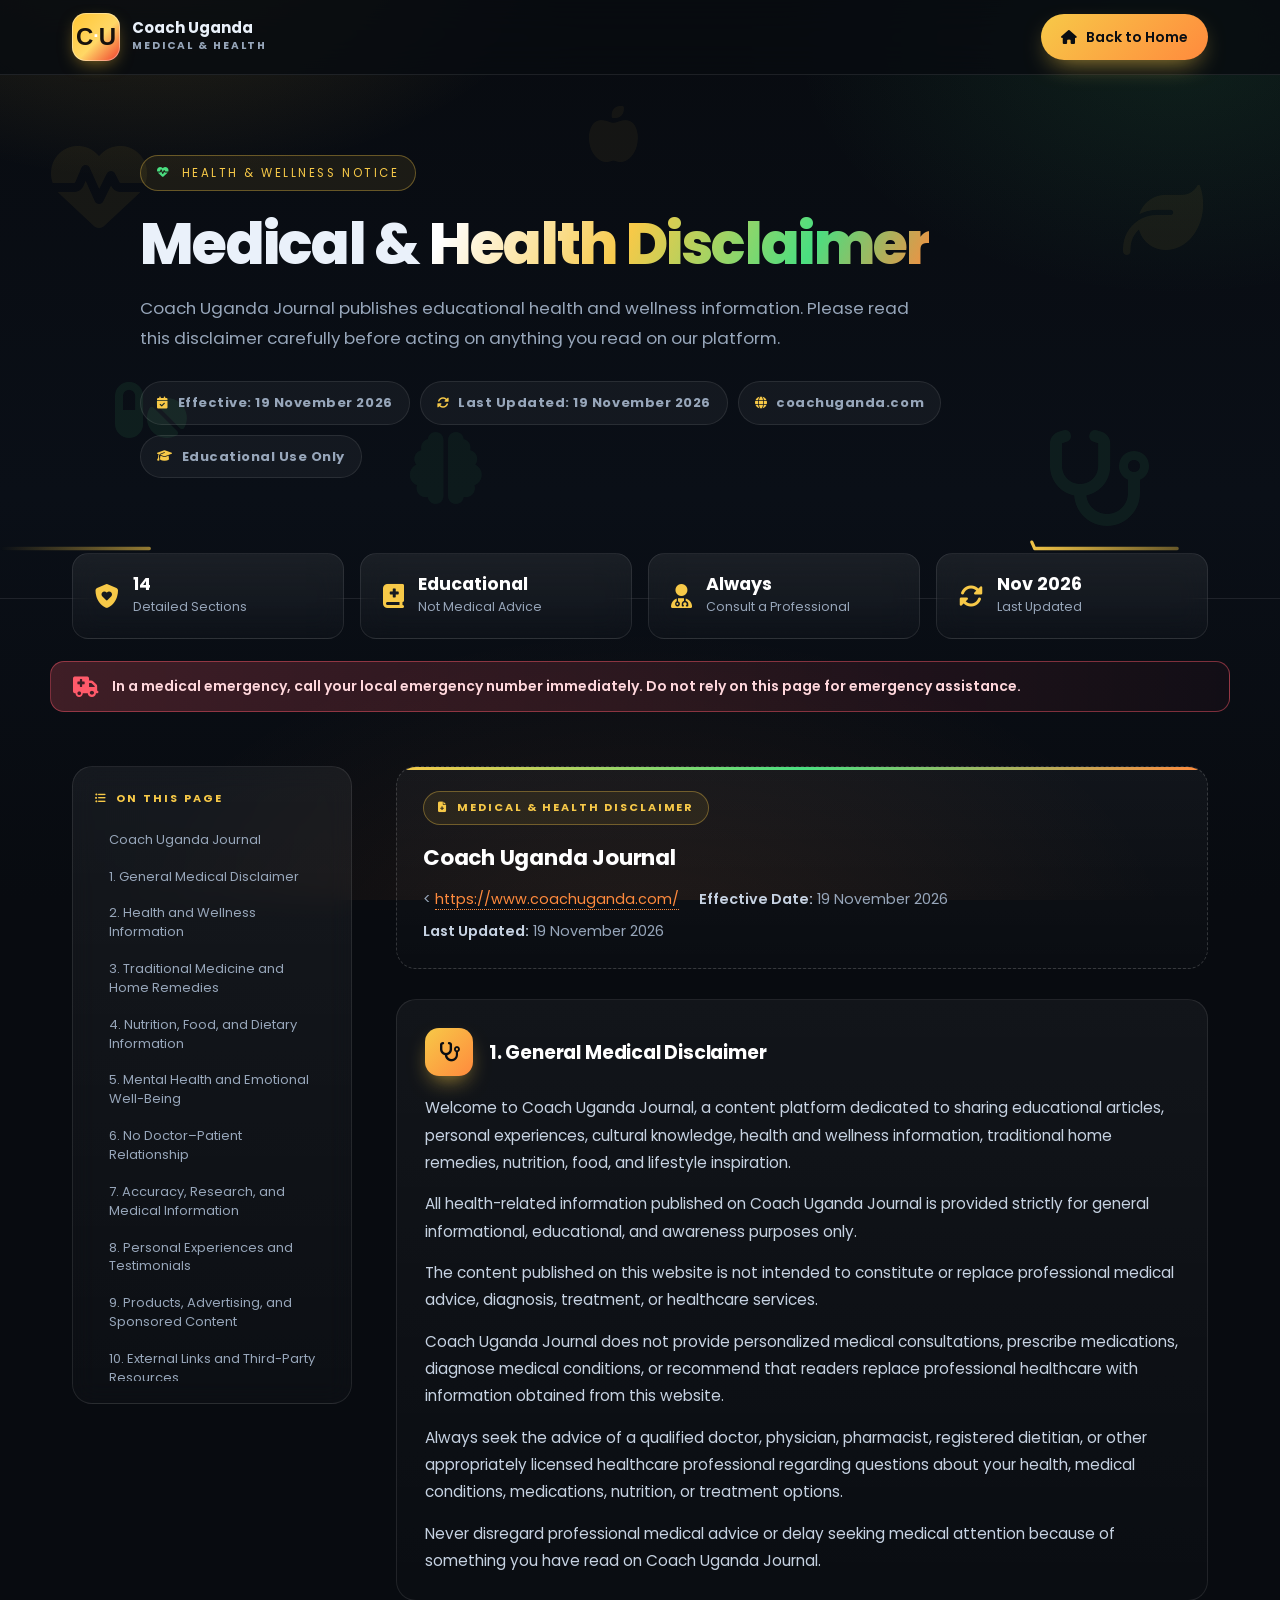
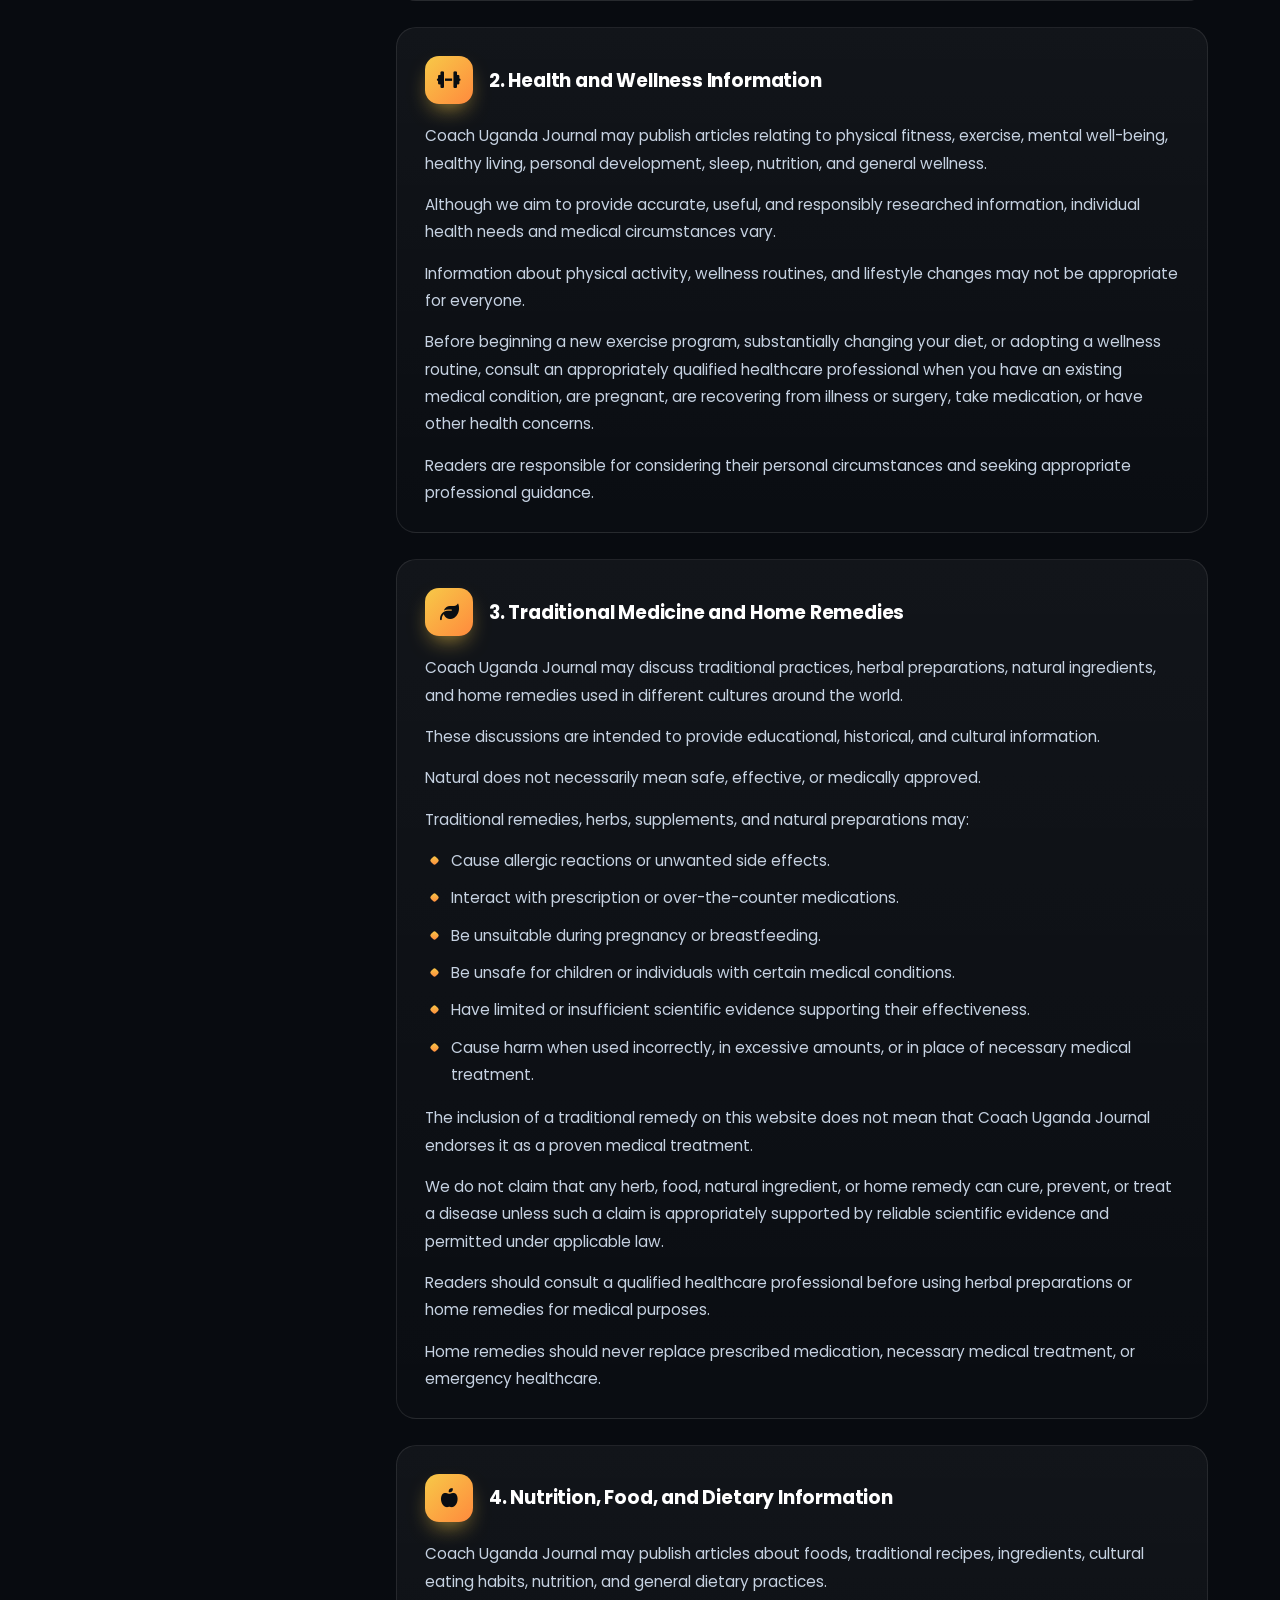
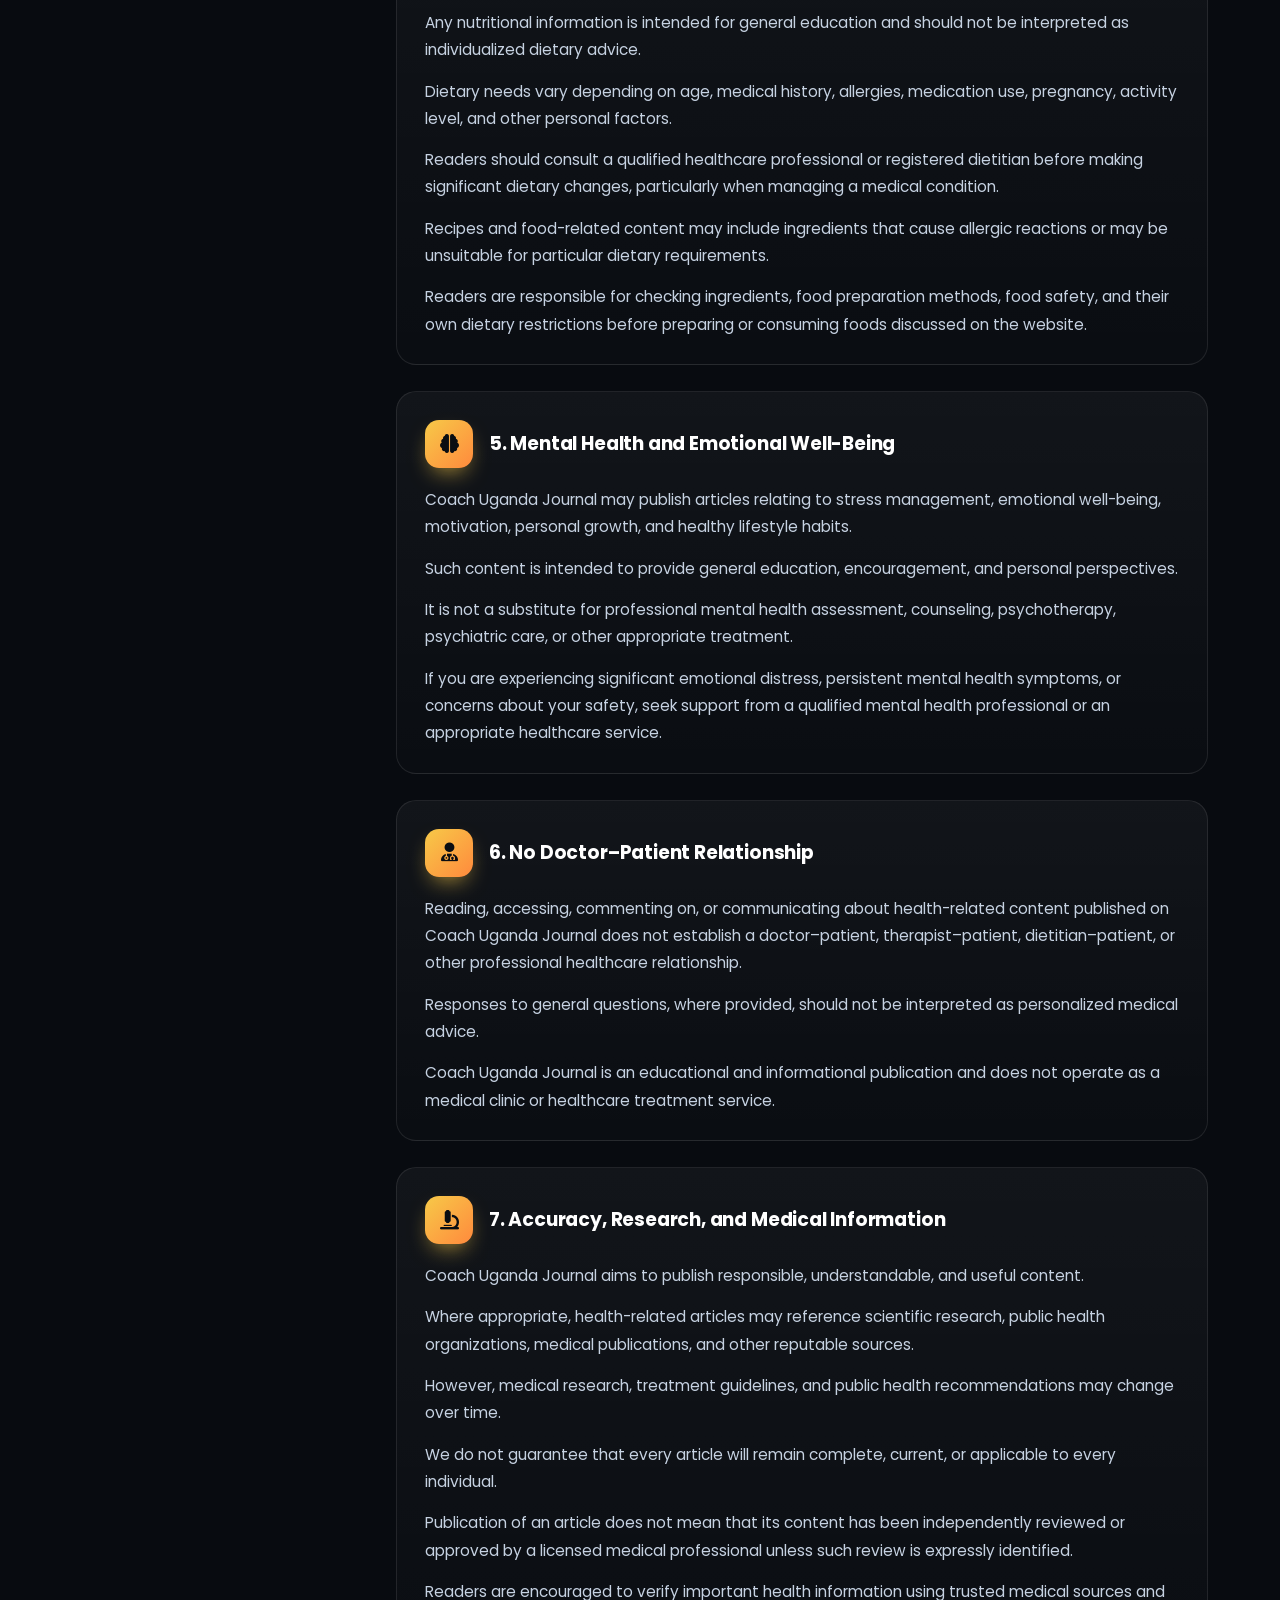
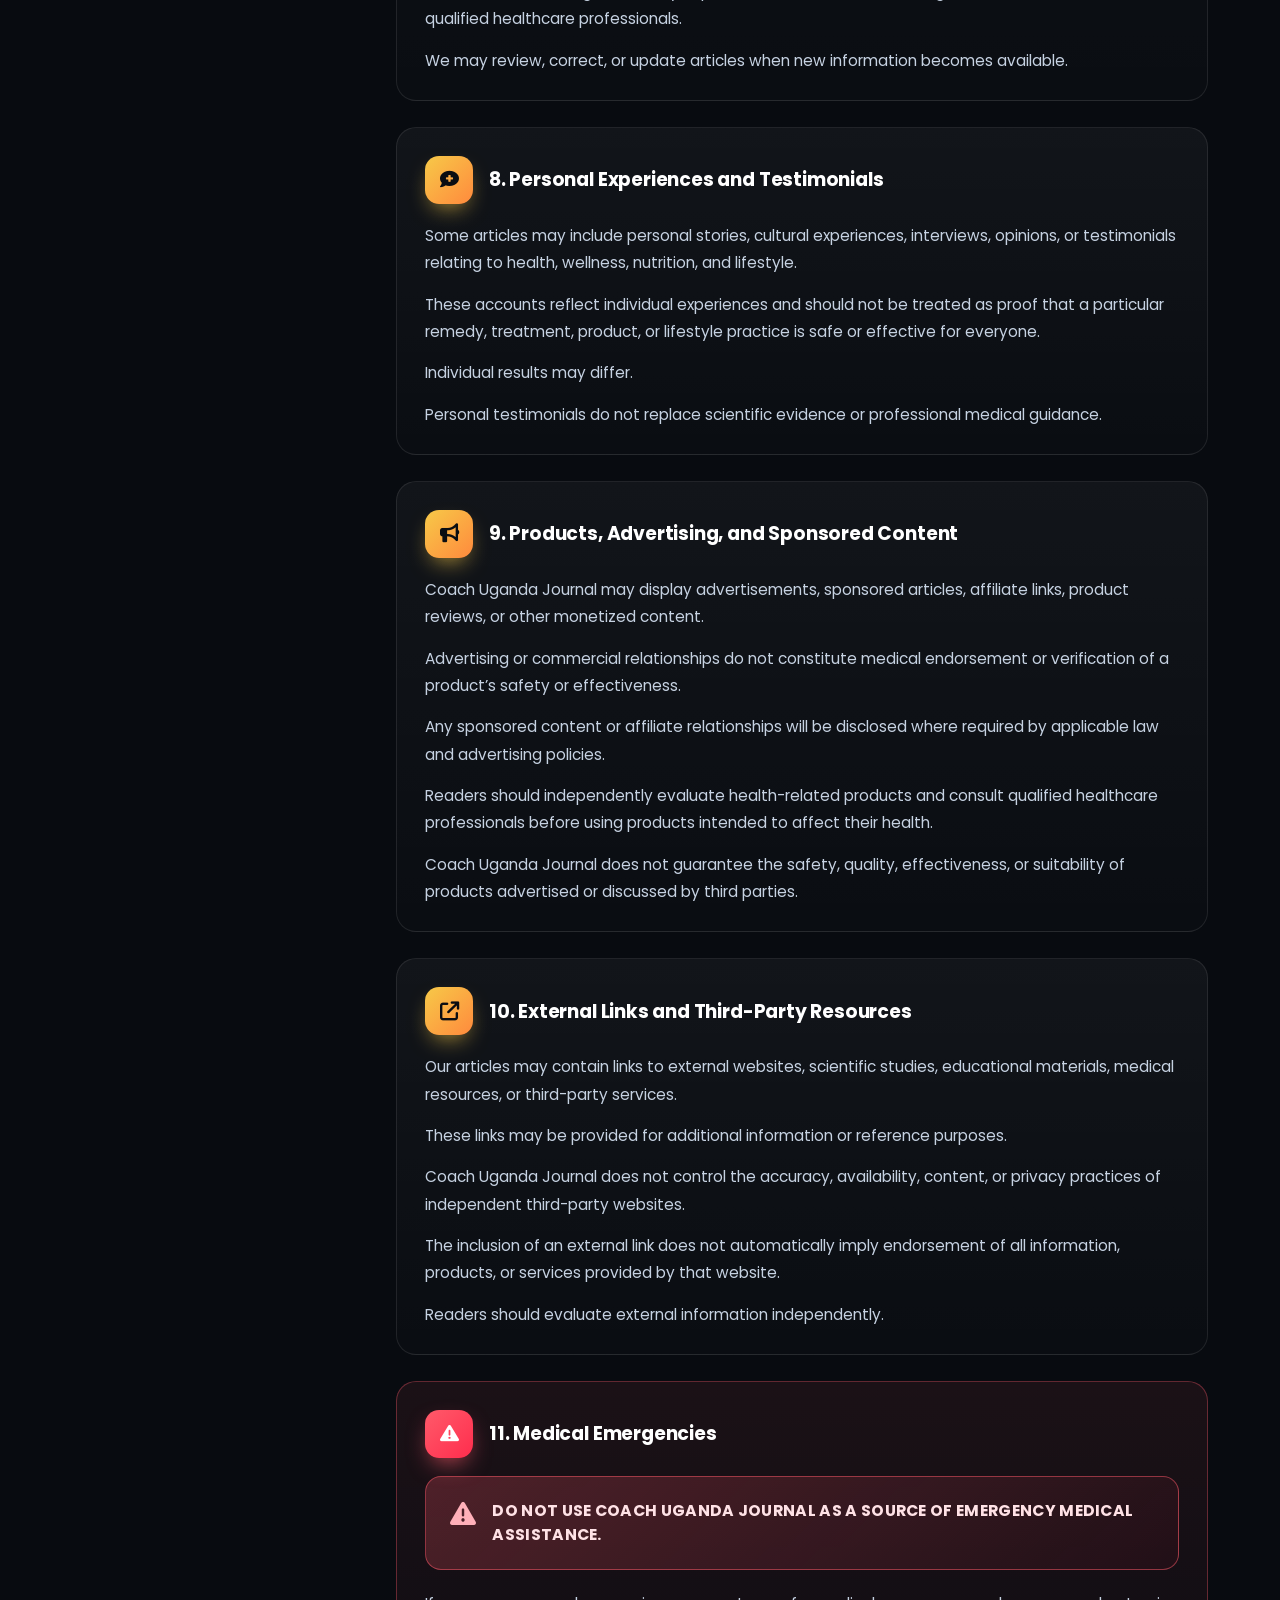
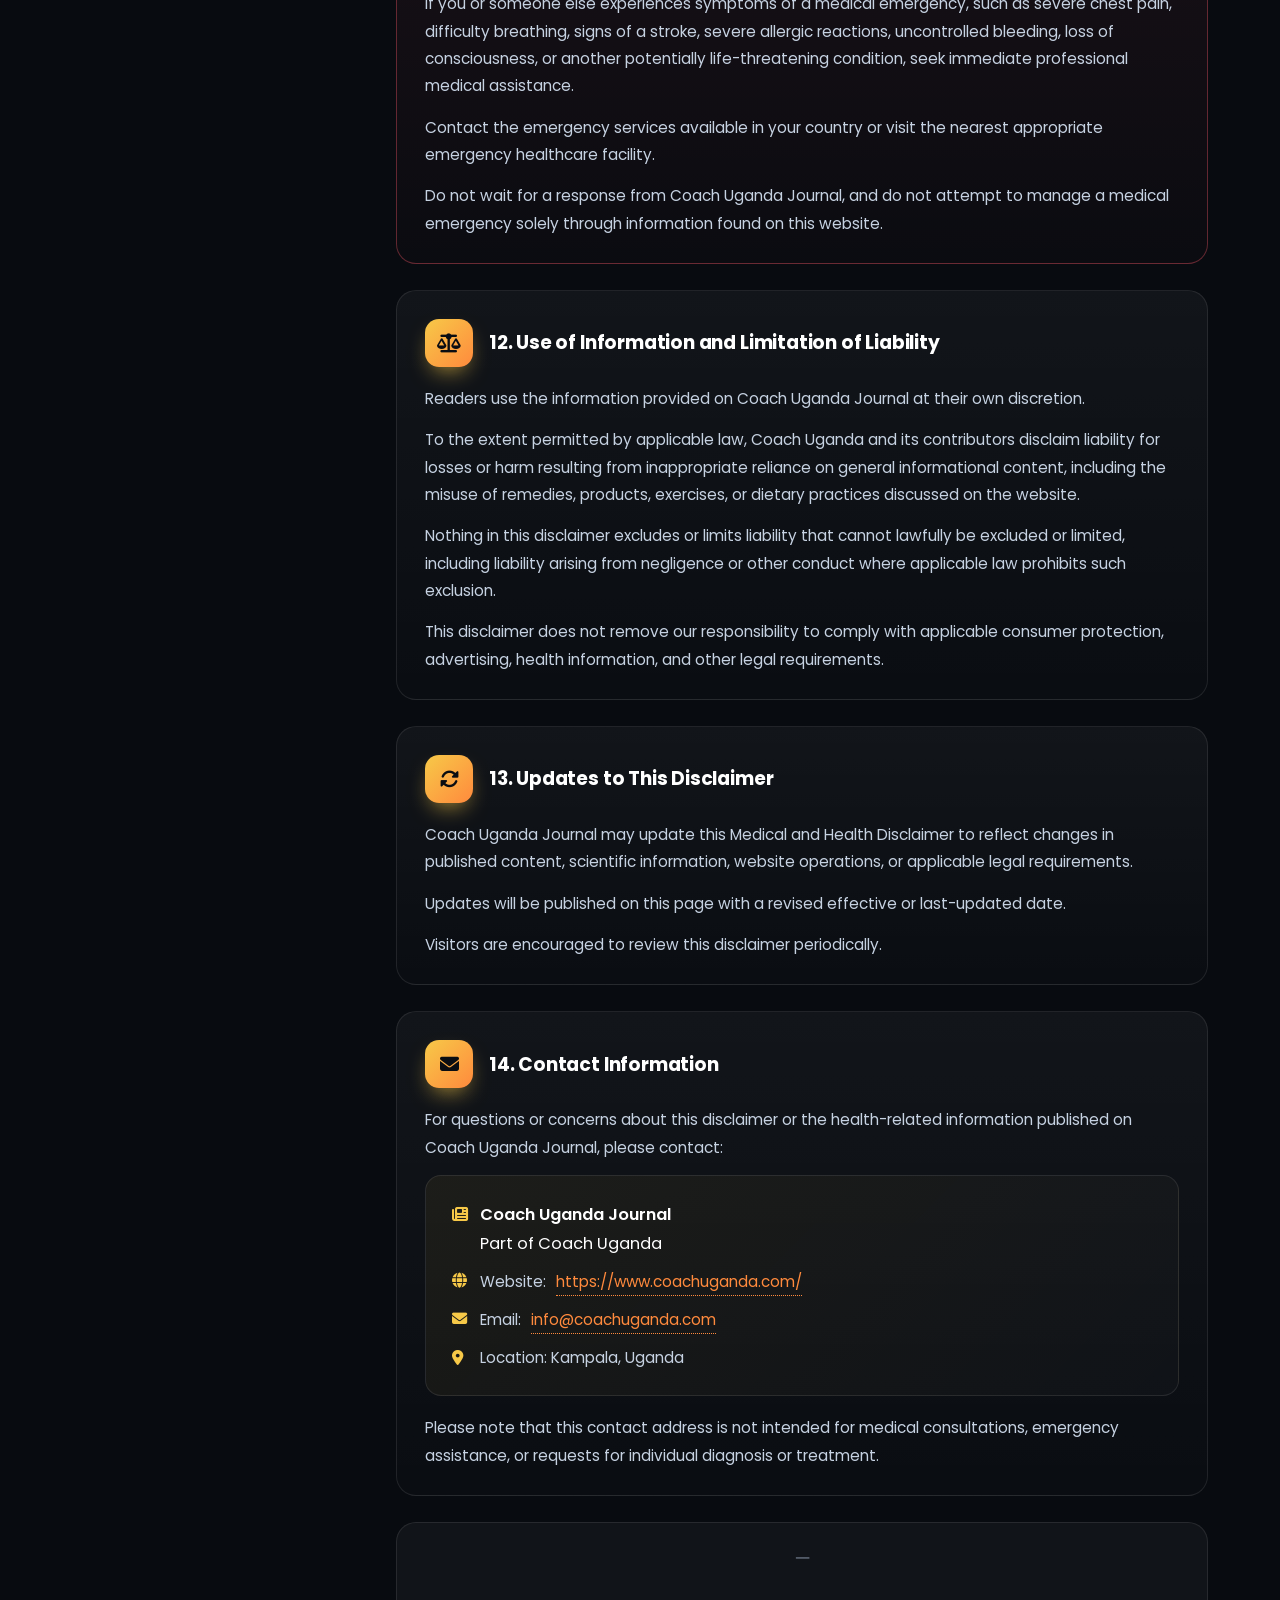
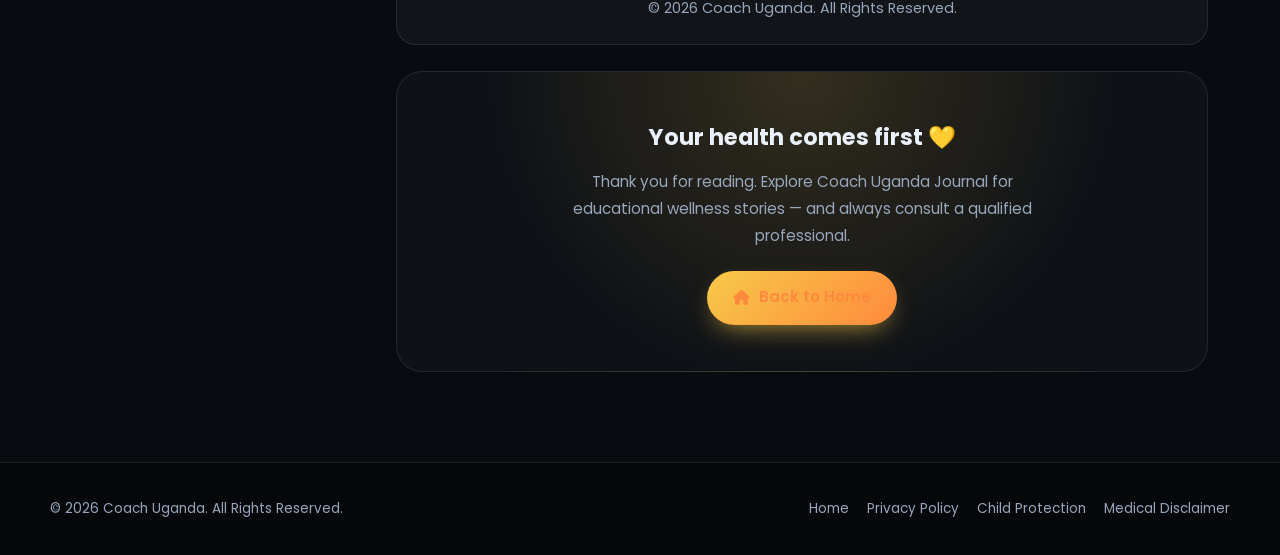
<file: disclaimer.html>
<!DOCTYPE html>
<html lang="en" dir="ltr">
<head>
<meta charset="UTF-8">
<meta name="viewport" content="width=device-width, initial-scale=1.0">
<title>Medical &amp; Health Disclaimer | Coach Uganda Journal</title>
<meta name="description" content="Coach Uganda Journal Medical and Health Disclaimer — general educational information only, not a substitute for professional medical advice.">
<link rel="preconnect" href="https://fonts.googleapis.com">
<link rel="preconnect" href="https://fonts.gstatic.com" crossorigin>
<link href="https://fonts.googleapis.com/css2?family=Poppins:wght@300;400;500;600;700;800&display=swap" rel="stylesheet">
<link href="style.css" rel="stylesheet">
<link rel="stylesheet" href="https://cdnjs.cloudflare.com/ajax/libs/font-awesome/6.5.1/css/all.min.css">
<style>
/* ================= THEME ================= */
:root{
  --bg:#080b10; --line:rgba(255,255,255,.09);
  --text:#eaf1fa; --soft:#c6d2e2; --muted:#97a6ba;
  --accent:#f7c948; --accent2:#ff8a3d;
  --health:#4ade80; --danger:#ff5a6a; --danger2:#ff2d4d;
  --glow1:rgba(247,201,72,.16); --glow3:rgba(247,201,72,.09);
  --accent-glow:rgba(247,201,72,.75);
}
*{margin:0;padding:0;box-sizing:border-box}
html{scroll-behavior:smooth;scroll-padding-top:120px}
body{
  font-family:'Poppins',system-ui,-apple-system,sans-serif;
  background:var(--bg);color:var(--text);line-height:1.78;
  -webkit-font-smoothing:antialiased;overflow-x:hidden;
}
body::before{
  content:"";position:fixed;inset:0;z-index:-1;pointer-events:none;
  background:
    radial-gradient(700px 420px at 12% -8%,rgba(247,201,72,.16),transparent 60%),
    radial-gradient(620px 420px at 92% 4%,rgba(74,222,128,.10),transparent 62%),
    radial-gradient(820px 520px at 50% 108%,rgba(255,138,61,.09),transparent 66%),
    linear-gradient(180deg,#080b10,#0a0f17 55%,#080b10);
}
img{max-width:100%;display:block}
a{color:var(--accent2)}

/* ================= SCROLL PROGRESS ================= */
.progress{
  position:fixed;top:0;left:0;height:3px;width:0;z-index:100;
  background:linear-gradient(90deg,var(--accent),var(--health),var(--accent2));
  box-shadow:0 0 14px var(--accent-glow);transition:width .1s linear;
}

/* ================= TOP> BAR ================= */
.topbar{
  position:sticky;top:0;z-index:60;
  background:rgba(8,11,16,.82);
  backdrop-filter:blur(18px);-webkit-backdrop-filter:blur(18px);
  border-bottom:1px solid var(--line);
}
.topbar-in{
  max-width:1180px;margin:0 auto;padding:13px 22px;
  display:flex;align-items:center;justify-content:space-between;gap:14px;
}
.brand{display:flex;align-items:center;gap:12px;text-decoration:none;color:var(--text);font-weight:700}
.brand-mark{
  width:42px;height:42px;border-radius:13px;flex:none;
  display:grid;place-items:center;
  background:linear-gradient(135deg,var(--accent),var(--accent2));
  color:#0a0d12;font-weight:800;font-size:15px;letter-spacing:-.03em;
  box-shadow:0 10px 22px -8px var(--accent-glow);
}
.brand b{display:block;font-size:15px;line-height:1.2}
.brand small{display:block;font-size:10.5px;color:var(--muted);letter-spacing:.18em;text-transform:uppercase}

.btn-home{
  display:inline-flex;align-items:center;gap:9px;padding:11px 20px;border-radius:999px;
  font-weight:600;font-size:14px;text-decoration:none;color:#0a0d12;
  background:linear-gradient(135deg,var(--accent),var(--accent2));
  box-shadow:0 10px 26px -10px var(--accent-glow);
  transition:.25s;white-space:nowrap;border:none;cursor:pointer;
}
.btn-home:hover{transform:translateY(-2px);box-shadow:0 16px 34px -12px var(--accent-glow)}

/* ================= HERO ================= */
.hero{
  padding:80px 22px 120px;position:relative;overflow:hidden;
  border-bottom:1px solid var(--line);
}
.hero-in{max-width:1000px;margin:0 auto;position:relative;z-index:3}
.eyebrow{
  display:inline-flex;align-items:center;gap:10px;font-size:11.5px;letter-spacing:.22em;
  text-transform:uppercase;color:var(--accent);padding:7px 16px;border-radius:999px;
  border:1px solid rgba(247,201,72,.35);background:rgba(247,201,72,.08);
}
.eyebrow i{color:var(--health);animation:heartBeat 1.4s ease-in-out infinite}
@keyframes heartBeat{
  0%,100%{transform:scale(1)}
  15%{transform:scale(1.28)}
  30%{transform:scale(1)}
  45%{transform:scale(1.22)}
  60%{transform:scale(1)}
}
h1{
  font-size:clamp(2.1rem,5.8vw,3.6rem);line-height:1.08;font-weight:800;
  letter-spacing:-.03em;margin:22px 0 18px;
}
.grad{
  background:linear-gradient(115deg,#fff 5%,var(--accent) 40%,var(--health) 75%,var(--accent2) 100%);
  -webkit-background-clip:text;background-clip:text;color:transparent;
}
.lead{color:var(--muted);max-width:72ch;font-size:1.05rem}
.pills{display:flex;flex-wrap:wrap;gap:10px;margin-top:28px}
.pill{
  display:inline-flex;align-items:center;gap:9px;font-size:13px;color:var(--muted);
  background:rgba(255,255,255,.045);border:1px solid var(--line);
  padding:9px 16px;border-radius:999px;
}
.pill i{color:var(--accent);font-size:12px}

/* Floating background icons */
.hero-bg{position:absolute;inset:0;z-index:1;pointer-events:none;overflow:hidden}
.float-icon{
  position:absolute;color:var(--accent);opacity:.06;
  animation:floatY 9s ease-in-out infinite;
}
.fi-1{top:12%;left:4%;font-size:6rem}
.fi-2{top:58%;left:9%;font-size:4rem;color:var(--health);opacity:.08;animation-delay:-2s}
.fi-3{top:20%;right:6%;font-size:5rem;animation-delay:-4s}
.fi-4{top:68%;right:10%;font-size:6rem;color:var(--health);opacity:.07;animation-delay:-1s}
.fi-5{top:6%;left:46%;font-size:3.5rem;opacity:.05;animation-delay:-3s}
.fi-6{bottom:18%;left:32%;font-size:4.5rem;color:var(--health);opacity:.05;animation-delay:-5s}
@keyframes floatY{
  0%,100%{transform:translateY(0) rotate(0deg)}
  50%{transform:translateY(-24px) rotate(6deg)}
}

/* Animated ECG line */
.ecg{
  position:absolute;bottom:0;left:0;right:0;height:110px;width:100%;
  z-index:2;pointer-events:none;
}
.ecg path{
  fill:none;stroke:url(#ecgGrad);stroke-width:3;
  stroke-linecap:round;stroke-linejoin:round;
  stroke-dasharray:140 1400;
  animation:ecgRun 4.5s linear infinite;
}
@keyframes ecgRun{
  0%{stroke-dashoffset:1540}
  100%{stroke-dashoffset:0}
}

/* ================= QUICK FACTS ================= */
.facts{
  max-width:1180px;margin:-46px auto 0;padding:0 22px;
  position:relative;z-index:5;
  display:grid;grid-template-columns:repeat(4,1fr);gap:16px;
}
.fact{
  display:flex;align-items:center;gap:14px;
  padding:20px 22px;border-radius:16px;
  background:linear-gradient(180deg,rgba(255,255,255,.07),rgba(255,255,255,.02));
  border:1px solid var(--line);
  backdrop-filter:blur(14px);-webkit-backdrop-filter:blur(14px);
  transition:transform .25s,border-color .25s;
}
.fact:hover{transform:translateY(-3px);border-color:rgba(247,201,72,.35)}
.fact i{font-size:24px;color:var(--accent);flex:none}
.fact b{display:block;font-size:1.1rem;font-weight:700;color:#fff;line-height:1.15}
.fact span{font-size:12.5px;color:var(--muted);display:block;margin-top:2px}

/* ================= EMERGENCY RIBBON ================= */
.emergency-ribbon{
  max-width:1180px;margin:22px auto 0;padding:14px 22px;
  display:flex;align-items:center;gap:14px;
  background:linear-gradient(90deg,rgba(255,90,106,.22),rgba(255,45,77,.04));
  border:1px solid rgba(255,90,106,.45);
  border-radius:14px;
  color:#ffd7dc;font-size:14px;font-weight:600;line-height:1.5;
}
.emergency-ribbon i{
  font-size:20px;color:var(--danger);flex:none;
  animation:pulseIcon 1.8s ease-in-out infinite;
}
@keyframes pulseIcon{
  0%,100%{transform:scale(1)}
  50%{transform:scale(1.25)}
}

/* ================= LAYOUT ================= */
.layout{
  max-width:1180px;margin:0 auto;padding:54px 22px 90px;
  display:grid;grid-template-columns:280px minmax(0,1fr);
  gap:44px;align-items:start;
}

/* ================= TOC ================= */
.toc-card{
  position:sticky;top:96px;border-radius:20px;padding:22px;
  background:linear-gradient(180deg,rgba(255,255,255,.055),rgba(255,255,255,.02));
  border:1px solid var(--line);backdrop-filter:blur(12px);
}
.toc-card h4{
  font-size:11px;letter-spacing:.2em;text-transform:uppercase;
  color:var(--accent);margin-bottom:14px;display:flex;align-items:center;gap:8px;
}
.toc{display:flex;flex-direction:column;gap:2px;max-height:62vh;overflow-y:auto;scrollbar-width:thin}
.toc::-webkit-scrollbar{width:5px}
.toc::-webkit-scrollbar-thumb{background:rgba(255,255,255,.14);border-radius:9px}
.toc a{
  font-size:13px;color:var(--muted);text-decoration:none;
  padding:8px 12px;border-radius:10px;line-height:1.45;
  border-left:2px solid transparent;transition:.2s;
}
.toc a:hover{color:#fff;background:rgba(255,255,255,.05)}
.toc a.active{color:#fff;background:rgba(247,201,72,.12);border-left-color:var(--accent)}

/* ================= DOCUMENT ================= */
.doc{min-width:0}
.doc-head{
  margin-bottom:30px;padding:24px 26px;border-radius:20px;
  border:1px dashed rgba(255,255,255,.16);
  background:linear-gradient(180deg,rgba(255,255,255,.04),rgba(255,255,255,.01));
  position:relative;overflow:hidden;
}
.doc-head::before{
  content:"";position:absolute;top:0;left:0;right:0;height:3px;
  background:linear-gradient(90deg,var(--accent),var(--health),var(--accent2));
}
.doc-badge{
  display:inline-flex;align-items:center;gap:9px;font-size:11px;font-weight:700;
  letter-spacing:.18em;text-transform:uppercase;color:var(--accent);
  padding:6px 14px;border-radius:999px;margin-bottom:14px;
  border:1px solid rgba(247,201,72,.35);background:rgba(247,201,72,.08);
}
.doc-head h2{
  font-size:1.35rem;font-weight:700;color:#fff;
  letter-spacing:-.01em;margin-bottom:10px;
}
.doc-head .meta{
  display:flex;flex-wrap:wrap;gap:6px 20px;font-size:.9rem;color:var(--muted);
}
.doc-head .meta strong{color:var(--soft);font-weight:600}

/* Section cards */
.doc section{
  position:relative;margin-bottom:26px;
  padding:28px 28px 12px;border-radius:20px;
  border:1px solid var(--line);
  background:linear-gradient(180deg,rgba(255,255,255,.045),rgba(255,255,255,.012));
  transition:transform .3s, border-color .3s;
}
.doc section:hover{transform:translateY(-2px)}
.doc section::before{
  content:"";position:absolute;inset:0;border-radius:inherit;
  padding:1px;
  background:linear-gradient(135deg,var(--accent),var(--health),var(--accent2));
  -webkit-mask:linear-gradient(#000 0 0) content-box,linear-gradient(#000 0 0);
  -webkit-mask-composite:xor;
  mask-composite:exclude;
  opacity:0;transition:opacity .3s;pointer-events:none;
}
.doc section:hover::before{opacity:1}

/* Section head with icon */
.sec-head{
  display:flex;align-items:center;gap:16px;
  margin-bottom:18px;
}
.sec-icon{
  flex:none;width:48px;height:48px;border-radius:14px;
  display:grid;place-items:center;
  background:linear-gradient(135deg,var(--accent),var(--accent2));
  color:#0a0d12;font-size:19px;
  box-shadow:0 10px 22px -8px var(--accent-glow);
}
.sec-head h2{
  font-size:1.18rem;font-weight:700;line-height:1.35;
  color:#fff;letter-spacing:-.01em;margin:0;
}

/* Body text */
.doc p{color:var(--soft);margin-bottom:14px;font-size:.96rem}
.doc ul{margin:0 0 16px;padding:0;list-style:none}
.doc ul li{
  position:relative;padding-left:26px;margin-bottom:10px;
  color:var(--soft);font-size:.96rem;
}
.doc ul li::before{
  content:"";position:absolute;left:6px;top:.66em;
  width:7px;height:7px;border-radius:2px;
  background:linear-gradient(135deg,var(--accent),var(--accent2));
  transform:rotate(45deg);
}
.doc strong{color:#fff;font-weight:600}
.doc a{color:var(--accent2);text-decoration:none;border-bottom:1px dotted currentColor;word-break:break-word}
.doc a:hover{color:#fff}

/* ---- Emergency section (11) ---- */
.doc section.emergency{
  background:linear-gradient(180deg,rgba(255,90,106,.08),rgba(255,90,106,.015));
  border-color:rgba(255,90,106,.35);
}
.doc section.emergency .sec-icon{
  background:linear-gradient(135deg,var(--danger),var(--danger2));
  color:#fff;
  box-shadow:0 10px 24px -8px rgba(255,90,106,.85);
  animation:pulseIcon 2s ease-in-out infinite;
}
.doc section.emergency::before{
  background:linear-gradient(135deg,var(--danger),var(--danger2));
}
.doc section.emergency:hover{border-color:rgba(255,90,106,.6)}

.alert-danger{
  display:flex;gap:16px;align-items:flex-start;
  padding:22px 24px;border-radius:16px;margin:4px 0 20px;
  background:linear-gradient(135deg,rgba(255,90,106,.24),rgba(255,45,77,.05));
  border:1px solid rgba(255,90,106,.5);
  color:#ffe2e6;font-weight:700;font-size:.98rem;letter-spacing:.02em;
  line-height:1.55;
  animation:alertPulse 2.4s ease-in-out infinite;
}
.alert-danger i{font-size:26px;color:#ffb0b9;flex:none;margin-top:2px}
@keyframes alertPulse{
  0%,100%{box-shadow:0 0 0 0 rgba(255,90,106,.35)}
  50%{box-shadow:0 0 0 14px rgba(255,90,106,0)}
}

/* ---- Contact box ---- */
.contact-box{
  margin:6px 0 18px;padding:24px 26px;border-radius:16px;
  border:1px solid var(--line);
  background:linear-gradient(135deg,rgba(247,201,72,.06),rgba(255,255,255,.02));
}
.contact-box p{margin:0 0 10px;font-size:.95rem;display:flex;gap:10px;align-items:flex-start}
.contact-box p:last-child{margin:0}
.contact-box i{color:var(--accent);width:18px;flex:none;margin-top:.35em}
.contact-box .who{font-size:1.02rem;color:#fff}

/* ---- Ending / copyright ---- */
.note{
  margin:8px 0 26px;padding:22px 24px;border-radius:20px;
  background:rgba(255,255,255,.04);border:1px solid var(--line);
  text-align:center;font-size:.9rem;color:var(--muted);
}

/* ================= END CTA ================= */
.end-cta{
  margin-top:16px;text-align:center;padding:46px 26px;border-radius:26px;
  border:1px solid var(--line);
  background:radial-gradient(circle at 50% 0%,var(--glow1),transparent 62%),rgba(255,255,255,.028);
}
.end-cta h3{font-size:1.4rem;font-weight:700;margin-bottom:10px}
.end-cta p{color:var(--muted);max-width:52ch;margin:0 auto 22px;font-size:.95rem}
.end-cta .btn-home{font-size:15px;padding:13px 26px}

/* ================= FOOTER ================= */
.site-footer{border-top:1px solid var(--line);background:rgba(0,0,0,.28);padding:34px 22px}
.footer-in{
  max-width:1180px;margin:0 auto;display:flex;flex-wrap:wrap;gap:16px;
  align-items:center;justify-content:space-between;font-size:13.5px;color:var(--muted);
}
.footer-links{display:flex;flex-wrap:wrap;gap:18px}
.footer-links a{color:var(--muted);text-decoration:none;transition:.2s}
.footer-links a:hover{color:var(--accent)}

/* ================= BACK TO TOP ================= */
.to-top{
  position:fixed;right:20px;bottom:22px;width:48px;height:48px;border-radius:50%;
  border:none;display:grid;place-items:center;cursor:pointer;color:#0a0d12;z-index:70;
  background:linear-gradient(135deg,var(--accent),var(--accent2));
  box-shadow:0 14px 30px -10px var(--accent-glow);
  opacity:0;pointer-events:none;transform:translateY(14px);transition:.3s;
}
.to-top.show{opacity:1;pointer-events:auto;transform:translateY(0)}

/* ================= REVEAL ================= */
.reveal{opacity:0;transform:translateY(18px);transition:.6s cubic-bezier(.2,.8,.2,1)}
.reveal.in{opacity:1;transform:none}

/* ================= RESPONSIVE ================= */
@media(max-width:980px){
  .layout{grid-template-columns:1fr;gap:28px;padding-top:40px}
  .toc-card{position:static;order:-1}
  .toc{max-height:none}
  .facts{grid-template-columns:repeat(2,1fr)}
}
@media(max-width:640px){
  .hero{padding:52px 18px 100px}
  .doc section{padding:22px 18px 6px}
  .sec-head{gap:12px}
  .sec-icon{width:42px;height:42px;font-size:17px;border-radius:12px}
  .sec-head h2{font-size:1.05rem}
  .brand small{display:none}
  .btn-home{padding:10px 16px;font-size:13px}
  .btn-home .lbl{display:none}
  .btn-home::after{content:"Home";font-weight:600}
  .facts{grid-template-columns:1fr;margin-top:-30px}
  html{scroll-padding-top:100px}
  .alert-danger{flex-direction:column;gap:10px}
}
@media(prefers-reduced-motion:reduce){
  *{animation:none!important;transition:none!important}
  html{scroll-behavior:auto}
  .reveal{opacity:1;transform:none}
}
</style>
</head>
<body>

<div class="progress" id="progress"></div>

<!-- ================= TOP BAR ================= -->
<header class="topbar">
  <div class="topbar-in">
    <a href="index.html" class="brand">
       <span class="logo-badge">
        <span class="logo-c">C</span><span class="logo-dot">·</span><span class="logo-u">U</span>
      </span>
      <div><b>Coach Uganda</b><small>Medical &amp; Health</small></div>
    </a>
    <a href="index.html" class="btn-home"><i class="fa-solid fa-house"></i><span class="lbl">Back to Home</span></a>
  </div>
</header>

<!-- ================= HERO ================= -->
<section class="hero">
  <div class="hero-bg" aria-hidden="true">
    <i class="float-icon fi-1 fa-solid fa-heart-pulse"></i>
    <i class="float-icon fi-2 fa-solid fa-pills"></i>
    <i class="float-icon fi-3 fa-solid fa-leaf"></i>
    <i class="float-icon fi-4 fa-solid fa-stethoscope"></i>
    <i class="float-icon fi-5 fa-solid fa-apple-whole"></i>
    <i class="float-icon fi-6 fa-solid fa-brain"></i>
  </div>
  <div class="hero-in">
    <span class="eyebrow"><i class="fa-solid fa-heart-pulse"></i> Health &amp; Wellness Notice</span>
    <h1>Medical &amp; <span class="grad">Health Disclaimer</span></h1>
    <p class="lead">Coach Uganda Journal publishes educational health and wellness information. Please read this disclaimer carefully before acting on anything you read on our platform.</p>
    <div class="pills">
      <span class="pill"><i class="fa-solid fa-calendar-check"></i> Effective: 19 November 2026</span>
      <span class="pill"><i class="fa-solid fa-rotate"></i> Last Updated: 19 November 2026</span>
      <span class="pill"><i class="fa-solid fa-globe"></i> coachuganda.com</span>
      <span class="pill"><i class="fa-solid fa-graduation-cap"></i> Educational Use Only</span>
    </div>
  </div>
  <svg class="ecg" viewBox="0 0 1200 100" preserveAspectRatio="none" aria-hidden="true">
    <defs>
      <linearGradient id="ecgGrad" x1="0" x2="1">
        <stop offset="0" stop-color="#f7c948" stop-opacity="0"/>
        <stop offset=".2" stop-color="#f7c948"/>
        <stop offset=".5" stop-color="#4ade80"/>
        <stop offset=".8" stop-color="#f7c948"/>
        <stop offset="1" stop-color="#f7c948" stop-opacity="0"/>
      </linearGradient>
    </defs>
    <path d="M0,55 L150,55 L165,55 L175,22 L190,82 L205,28 L218,55 L400,55 L415,55 L425,18 L440,88 L455,22 L470,55 L650,55 L665,55 L675,22 L690,82 L705,28 L718,55 L900,55 L915,55 L925,18 L940,88 L955,22 L970,55 L1200,55"/>
  </svg>
</section>

<!-- ================= QUICK FACTS ================= -->
<div class="facts">
  <div class="fact">
    <i class="fa-solid fa-shield-heart"></i>
    <div><b>14</b><span>Detailed Sections</span></div>
  </div>
  <div class="fact">
    <i class="fa-solid fa-book-medical"></i>
    <div><b>Educational</b><span>Not Medical Advice</span></div>
  </div>
  <div class="fact">
    <i class="fa-solid fa-user-doctor"></i>
    <div><b>Always</b><span>Consult a Professional</span></div>
  </div>
  <div class="fact">
    <i class="fa-solid fa-rotate"></i>
    <div><b>Nov 2026</b><span>Last Updated</span></div>
  </div>
</div>

<!-- ================= EMERGENCY RIBBON ================= -->
<div class="emergency-ribbon">
  <i class="fa-solid fa-truck-medical"></i>
  <span>In a medical emergency, call your local emergency number immediately. Do not rely on this page for emergency assistance.</span>
</div>

<!-- ================= BODY ================= -->
<div class="layout">

  <!-- TOC -->
  <aside class="toc-card">
    <h4><i class="fa-solid fa-list-ul"></i> On This Page</h4>
    <nav class="toc" id="toc" aria-label="Contents"></nav>
  </aside>

  <!-- Document -->
  <article class="doc">

    <div class="doc-head reveal">
      <span class="doc-badge"><i class="fa-solid fa-file-medical"></i> Medical &amp; Health Disclaimer</span>
      <h2>Coach Uganda Journal</h2>
      <div class="meta">
        <span>< <a href="https://www.coachuganda.com/" target="_blank" rel="noopener">https://www.coachuganda.com/</a></span>
        <span><strong>Effective Date:</strong> 19 November 2026</span>
        <span><strong>Last Updated:</strong> 19 November 2026</span>
      </div>
    </div>

    <!-- 1 -->
    <section class="reveal">
      <div class="sec-head">
        <div class="sec-icon"><i class="fa-solid fa-stethoscope"></i></div>
        <h2>1. General Medical Disclaimer</h2>
      </div>
      <p>Welcome to Coach Uganda Journal, a content platform dedicated to sharing educational articles, personal experiences, cultural knowledge, health and wellness information, traditional home remedies, nutrition, food, and lifestyle inspiration.</p>
      <p>All health-related information published on Coach Uganda Journal is provided strictly for general informational, educational, and awareness purposes only.</p>
      <p>The content published on this website is not intended to constitute or replace professional medical advice, diagnosis, treatment, or healthcare services.</p>
      <p>Coach Uganda Journal does not provide personalized medical consultations, prescribe medications, diagnose medical conditions, or recommend that readers replace professional healthcare with information obtained from this website.</p>
      <p>Always seek the advice of a qualified doctor, physician, pharmacist, registered dietitian, or other appropriately licensed healthcare professional regarding questions about your health, medical conditions, medications, nutrition, or treatment options.</p>
      <p>Never disregard professional medical advice or delay seeking medical attention because of something you have read on Coach Uganda Journal.</p>
    </section>

    <!-- 2 -->
    <section class="reveal">
      <div class="sec-head">
        <div class="sec-icon"><i class="fa-solid fa-dumbbell"></i></div>
        <h2>2. Health and Wellness Information</h2>
      </div>
      <p>Coach Uganda Journal may publish articles relating to physical fitness, exercise, mental well-being, healthy living, personal development, sleep, nutrition, and general wellness.</p>
      <p>Although we aim to provide accurate, useful, and responsibly researched information, individual health needs and medical circumstances vary.</p>
      <p>Information about physical activity, wellness routines, and lifestyle changes may not be appropriate for everyone.</p>
      <p>Before beginning a new exercise program, substantially changing your diet, or adopting a wellness routine, consult an appropriately qualified healthcare professional when you have an existing medical condition, are pregnant, are recovering from illness or surgery, take medication, or have other health concerns.</p>
      <p>Readers are responsible for considering their personal circumstances and seeking appropriate professional guidance.</p>
    </section>

    <!-- 3 -->
    <section class="reveal">
      <div class="sec-head">
        <div class="sec-icon"><i class="fa-solid fa-leaf"></i></div>
        <h2>3. Traditional Medicine and Home Remedies</h2>
      </div>
      <p>Coach Uganda Journal may discuss traditional practices, herbal preparations, natural ingredients, and home remedies used in different cultures around the world.</p>
      <p>These discussions are intended to provide educational, historical, and cultural information.</p>
      <p>Natural does not necessarily mean safe, effective, or medically approved.</p>
      <p>Traditional remedies, herbs, supplements, and natural preparations may:</p>
      <ul>
        <li>Cause allergic reactions or unwanted side effects.</li>
        <li>Interact with prescription or over-the-counter medications.</li>
        <li>Be unsuitable during pregnancy or breastfeeding.</li>
        <li>Be unsafe for children or individuals with certain medical conditions.</li>
        <li>Have limited or insufficient scientific evidence supporting their effectiveness.</li>
        <li>Cause harm when used incorrectly, in excessive amounts, or in place of necessary medical treatment.</li>
      </ul>
      <p>The inclusion of a traditional remedy on this website does not mean that Coach Uganda Journal endorses it as a proven medical treatment.</p>
      <p>We do not claim that any herb, food, natural ingredient, or home remedy can cure, prevent, or treat a disease unless such a claim is appropriately supported by reliable scientific evidence and permitted under applicable law.</p>
      <p>Readers should consult a qualified healthcare professional before using herbal preparations or home remedies for medical purposes.</p>
      <p>Home remedies should never replace prescribed medication, necessary medical treatment, or emergency healthcare.</p>
    </section>

    <!-- 4 -->
    <section class="reveal">
      <div class="sec-head">
        <div class="sec-icon"><i class="fa-solid fa-apple-whole"></i></div>
        <h2>4. Nutrition, Food, and Dietary Information</h2>
      </div>
      <p>Coach Uganda Journal may publish articles about foods, traditional recipes, ingredients, cultural eating habits, nutrition, and general dietary practices.</p>
      <p>Any nutritional information is intended for general education and should not be interpreted as individualized dietary advice.</p>
      <p>Dietary needs vary depending on age, medical history, allergies, medication use, pregnancy, activity level, and other personal factors.</p>
      <p>Readers should consult a qualified healthcare professional or registered dietitian before making significant dietary changes, particularly when managing a medical condition.</p>
      <p>Recipes and food-related content may include ingredients that cause allergic reactions or may be unsuitable for particular dietary requirements.</p>
      <p>Readers are responsible for checking ingredients, food preparation methods, food safety, and their own dietary restrictions before preparing or consuming foods discussed on the website.</p>
    </section>

    <!-- 5 -->
    <section class="reveal">
      <div class="sec-head">
        <div class="sec-icon"><i class="fa-solid fa-brain"></i></div>
        <h2>5. Mental Health and Emotional Well-Being</h2>
      </div>
      <p>Coach Uganda Journal may publish articles relating to stress management, emotional well-being, motivation, personal growth, and healthy lifestyle habits.</p>
      <p>Such content is intended to provide general education, encouragement, and personal perspectives.</p>
      <p>It is not a substitute for professional mental health assessment, counseling, psychotherapy, psychiatric care, or other appropriate treatment.</p>
      <p>If you are experiencing significant emotional distress, persistent mental health symptoms, or concerns about your safety, seek support from a qualified mental health professional or an appropriate healthcare service.</p>
    </section>

    <!-- 6 -->
    <section class="reveal">
      <div class="sec-head">
        <div class="sec-icon"><i class="fa-solid fa-user-doctor"></i></div>
        <h2>6. No Doctor–Patient Relationship</h2>
      </div>
      <p>Reading, accessing, commenting on, or communicating about health-related content published on Coach Uganda Journal does not establish a doctor–patient, therapist–patient, dietitian–patient, or other professional healthcare relationship.</p>
      <p>Responses to general questions, where provided, should not be interpreted as personalized medical advice.</p>
      <p>Coach Uganda Journal is an educational and informational publication and does not operate as a medical clinic or healthcare treatment service.</p>
    </section>

    <!-- 7 -->
    <section class="reveal">
      <div class="sec-head">
        <div class="sec-icon"><i class="fa-solid fa-microscope"></i></div>
        <h2>7. Accuracy, Research, and Medical Information</h2>
      </div>
      <p>Coach Uganda Journal aims to publish responsible, understandable, and useful content.</p>
      <p>Where appropriate, health-related articles may reference scientific research, public health organizations, medical publications, and other reputable sources.</p>
      <p>However, medical research, treatment guidelines, and public health recommendations may change over time.</p>
      <p>We do not guarantee that every article will remain complete, current, or applicable to every individual.</p>
      <p>Publication of an article does not mean that its content has been independently reviewed or approved by a licensed medical professional unless such review is expressly identified.</p>
      <p>Readers are encouraged to verify important health information using trusted medical sources and qualified healthcare professionals.</p>
      <p>We may review, correct, or update articles when new information becomes available.</p>
    </section>

    <!-- 8 -->
    <section class="reveal">
      <div class="sec-head">
        <div class="sec-icon"><i class="fa-solid fa-comment-medical"></i></div>
        <h2>8. Personal Experiences and Testimonials</h2>
      </div>
      <p>Some articles may include personal stories, cultural experiences, interviews, opinions, or testimonials relating to health, wellness, nutrition, and lifestyle.</p>
      <p>These accounts reflect individual experiences and should not be treated as proof that a particular remedy, treatment, product, or lifestyle practice is safe or effective for everyone.</p>
      <p>Individual results may differ.</p>
      <p>Personal testimonials do not replace scientific evidence or professional medical guidance.</p>
    </section>

    <!-- 9 -->
    <section class="reveal">
      <div class="sec-head">
        <div class="sec-icon"><i class="fa-solid fa-bullhorn"></i></div>
        <h2>9. Products, Advertising, and Sponsored Content</h2>
      </div>
      <p>Coach Uganda Journal may display advertisements, sponsored articles, affiliate links, product reviews, or other monetized content.</p>
      <p>Advertising or commercial relationships do not constitute medical endorsement or verification of a product’s safety or effectiveness.</p>
      <p>Any sponsored content or affiliate relationships will be disclosed where required by applicable law and advertising policies.</p>
      <p>Readers should independently evaluate health-related products and consult qualified healthcare professionals before using products intended to affect their health.</p>
      <p>Coach Uganda Journal does not guarantee the safety, quality, effectiveness, or suitability of products advertised or discussed by third parties.</p>
    </section>

    <!-- 10 -->
    <section class="reveal">
      <div class="sec-head">
        <div class="sec-icon"><i class="fa-solid fa-arrow-up-right-from-square"></i></div>
        <h2>10. External Links and Third-Party Resources</h2>
      </div>
      <p>Our articles may contain links to external websites, scientific studies, educational materials, medical resources, or third-party services.</p>
      <p>These links may be provided for additional information or reference purposes.</p>
      <p>Coach Uganda Journal does not control the accuracy, availability, content, or privacy practices of independent third-party websites.</p>
      <p>The inclusion of an external link does not automatically imply endorsement of all information, products, or services provided by that website.</p>
      <p>Readers should evaluate external information independently.</p>
    </section>

    <!-- 11 · EMERGENCY -->
    <section class="reveal emergency">
      <div class="sec-head">
        <div class="sec-icon"><i class="fa-solid fa-triangle-exclamation"></i></div>
        <h2>11. Medical Emergencies</h2>
      </div>
      <div class="alert-danger">
        <i class="fa-solid fa-triangle-exclamation"></i>
        <div>DO NOT USE COACH UGANDA JOURNAL AS A SOURCE OF EMERGENCY MEDICAL ASSISTANCE.</div>
      </div>
      <p>If you or someone else experiences symptoms of a medical emergency, such as severe chest pain, difficulty breathing, signs of a stroke, severe allergic reactions, uncontrolled bleeding, loss of consciousness, or another potentially life-threatening condition, seek immediate professional medical assistance.</p>
      <p>Contact the emergency services available in your country or visit the nearest appropriate emergency healthcare facility.</p>
      <p>Do not wait for a response from Coach Uganda Journal, and do not attempt to manage a medical emergency solely through information found on this website.</p>
    </section>

    <!-- 12 -->
    <section class="reveal">
      <div class="sec-head">
        <div class="sec-icon"><i class="fa-solid fa-scale-balanced"></i></div>
        <h2>12. Use of Information and Limitation of Liability</h2>
      </div>
      <p>Readers use the information provided on Coach Uganda Journal at their own discretion.</p>
      <p>To the extent permitted by applicable law, Coach Uganda and its contributors disclaim liability for losses or harm resulting from inappropriate reliance on general informational content, including the misuse of remedies, products, exercises, or dietary practices discussed on the website.</p>
      <p>Nothing in this disclaimer excludes or limits liability that cannot lawfully be excluded or limited, including liability arising from negligence or other conduct where applicable law prohibits such exclusion.</p>
      <p>This disclaimer does not remove our responsibility to comply with applicable consumer protection, advertising, health information, and other legal requirements.</p>
    </section>

    <!-- 13 -->
    <section class="reveal">
      <div class="sec-head">
        <div class="sec-icon"><i class="fa-solid fa-rotate"></i></div>
        <h2>13. Updates to This Disclaimer</h2>
      </div>
      <p>Coach Uganda Journal may update this Medical and Health Disclaimer to reflect changes in published content, scientific information, website operations, or applicable legal requirements.</p>
      <p>Updates will be published on this page with a revised effective or last-updated date.</p>
      <p>Visitors are encouraged to review this disclaimer periodically.</p>
    </section>

    <!-- 14 -->
    <section class="reveal">
      <div class="sec-head">
        <div class="sec-icon"><i class="fa-solid fa-envelope"></i></div>
        <h2>14. Contact Information</h2>
      </div>
      <p>For questions or concerns about this disclaimer or the health-related information published on Coach Uganda Journal, please contact:</p>
      <div class="contact-box">
        <p class="who"><i class="fa-solid fa-newspaper"></i> <span><strong>Coach Uganda Journal</strong><br>Part of Coach Uganda</span></p>
        <p><i class="fa-solid fa-globe"></i> Website: <a href="https://www.coachuganda.com/" target="_blank" rel="noopener">https://www.coachuganda.com/</a></p>
        <p><i class="fa-solid fa-envelope"></i> Email: <a href="mailto:info@coachuganda.com">info@coachuganda.com</a></p>
        <p><i class="fa-solid fa-location-dot"></i> Location: Kampala, Uganda</p>
      </div>
      <p>Please note that this contact address is not intended for medical consultations, emergency assistance, or requests for individual diagnosis or treatment.</p>
    </section>

    <div class="note reveal">⸻<br><br>©️ 2026 Coach Uganda. All Rights Reserved.</div>

    <div class="end-cta reveal">
      <h3>Your health comes first 💛</h3>
      <p>Thank you for reading. Explore Coach Uganda Journal for educational wellness stories — and always consult a qualified professional.</p>
      <a href="index.html" class="btn-home"><i class="fa-solid fa-house"></i> Back to Home</a>
    </div>

  </article>
</div>

<!-- ================= FOOTER ================= -->
<footer class="site-footer">
  <div class="footer-in">
    <span>©️ 2026 Coach Uganda. All Rights Reserved.</span>
    <nav class="footer-links">
      <a href="index.html">Home</a>
      <a href="child.html">Privacy Policy</a>
      <a href="child.html">Child Protection</a>
      <a href="disclaimer.html">Medical Disclaimer</a>
    </nav>
  </div>
</footer>

<button class="to-top" id="toTop" aria-label="Back to top"><i class="fa-solid fa-arrow-up"></i></button>

<script>
(function(){
  /* ---- Scroll progress + back to top ---- */
  var bar = document.getElementById('progress');
  var toTop = document.getElementById('toTop');
  function onScroll(){
    var h = document.documentElement;
    var max = h.scrollHeight - h.clientHeight;
    bar.style.width = (max > 0 ? (h.scrollTop / max) * 100 : 0) + '%';
    toTop.classList.toggle('show', h.scrollTop > 500);
  }
  window.addEventListener('scroll', onScroll, { passive:true });
  onScroll();
  toTop.addEventListener('click', function(){ window.scrollTo({ top:0, behavior:'smooth' }); });

  /* ---- Auto-build TOC ---- */
  var toc = document.getElementById('toc');
  var heads = Array.prototype.slice.call(document.querySelectorAll('.doc h2'));
  heads.forEach(function(h, i){
    if (!h.id) h.id = 'sec-' + (i + 1);
    var a = document.createElement('a');
    a.href = '#' + h.id;
    a.textContent = h.textContent.trim();
    toc.appendChild(a);
  });
  var links = Array.prototype.slice.call(toc.querySelectorAll('a'));

  if ('IntersectionObserver' in window) {
    /* Scroll spy */
    var spy = new IntersectionObserver(function(entries){
      entries.forEach(function(e){
        if (e.isIntersecting) {
          links.forEach(function(l){
            l.classList.toggle('active', l.getAttribute('href') === '#' + e.target.id);
          });
        }
      });
    }, { rootMargin: '-110px 0px -65% 0px', threshold: 0 });
    heads.forEach(function(h){ spy.observe(h); });

    /* Reveal */
    var rev = new IntersectionObserver(function(entries){
      entries.forEach(function(e){
        if (e.isIntersecting) {
          e.target.classList.add('in');
          rev.unobserve(e.target);
        }
      });
    }, { threshold: 0.06 });
    document.querySelectorAll('.reveal').forEach(function(el){ rev.observe(el); });
  } else {
    document.querySelectorAll('.reveal').forEach(function(el){ el.classList.add('in'); });
  }
})();
</script>
</body>
</html>
</file>
<file: style.css>
/* =========================================================
   COACH UGANDA — BRIGHT WARM THEME
   ========================================================= */
* { margin: 0; padding: 0; box-sizing: border-box; }

:root {
  --yellow:       #FFC633;
  --yellow-bright:#FFD766;
  --yellow-soft:  #FFF3CC;
  --red:          #EF3B2D;
  --red-dark:     #C42C20;
  --orange:       #FF6B35;

  --charcoal:     #16110D;
  --charcoal-2:   #211B16;
  --charcoal-3:   #2B241D;
  --cream:        #FFF9F2;
  --cream-2:      #FFF3E4;
  --white:        #FFFFFF;

  --ink:          #16110D;
  --ink-soft:     #4A4038;
  --ink-mute:     #7D7065;
  --line:         rgba(255, 198, 51, 0.15);
  --line-light:   #EDE2D2;

  --fb:      #1877F2;
  --yt:      #FF0000;
  --tt:      #010101;
  --snap:    #FFFC00;
  --wa:      #25D366;

  --radius:    16px;
  --radius-lg: 24px;
  --shadow-sm: 0 2px 8px rgba(50, 30, 10, 0.08);
  --shadow:    0 12px 30px -12px rgba(50, 30, 10, 0.2);
  --shadow-lg: 0 30px 60px -30px rgba(50, 30, 10, 0.35);

  --transition: 0.35s cubic-bezier(0.25, 0.8, 0.25, 1);
  --ff-sans:  'Poppins', system-ui, -apple-system, sans-serif;
  --ff-display: 'Bebas Neue', sans-serif;
}

html { scroll-behavior: smooth; overflow-x: hidden; }

body {
  font-family: var(--ff-sans);
  background: var(--charcoal);
  color: var(--white);
  overflow-x: hidden;
  line-height: 1.6;
  -webkit-font-smoothing: antialiased;
  width: 100%;
}

body[dir="rtl"] { direction: rtl; }
body[dir="rtl"] .nav-links,
body[dir="rtl"] .social-icons { flex-direction: row-reverse; }

img, video { max-width: 100%; display: block; height: auto; }
a { text-decoration: none; color: inherit; }
ul { list-style: none; }
button { font-family: inherit; cursor: pointer; border: none; background: none; color: inherit; }
input, textarea { font-family: inherit; }

.container {
  max-width: 1200px;
  margin: 0 auto;
  padding: 0 25px;
  width: 100%;
}

.accent { color: var(--yellow); }

/* ============ LOADER ============ */
#loader {
  position: fixed;
  inset: 0;
  background: radial-gradient(circle at 50% 40%, #241C15 0%, var(--charcoal) 70%);
  z-index: 9999;
  display: flex;
  flex-direction: column;
  align-items: center;
  justify-content: center;
  gap: 14px;
  transition: opacity 0.5s ease, visibility 0.5s ease;
}
#loader.hidden { opacity: 0; visibility: hidden; pointer-events: none; }

.loader-ring {
  position: absolute;
  width: 180px;
  height: 180px;
  border-radius: 50%;
  border: 3px solid transparent;
  border-top-color: var(--yellow);
  border-right-color: var(--red);
  animation: spinRing 1s linear infinite;
  opacity: 0.85;
}
@keyframes spinRing { to { transform: rotate(360deg); } }

.loader-logo {
  position: relative;
  z-index: 2;
  width: 110px;
  height: 110px;
  display: grid;
  place-items: center;
  font-family: var(--ff-display);
  font-size: 2.6rem;
  letter-spacing: 1px;
  color: var(--charcoal);
  background: linear-gradient(135deg, var(--yellow) 0%, var(--yellow-bright) 50%, var(--red) 100%);
  border-radius: 28px;
  box-shadow:
    0 20px 40px -10px rgba(255, 198, 51, 0.5),
    0 0 0 8px rgba(255, 198, 51, 0.1);
  animation: logoPulse 1.2s ease-in-out infinite;
}
.loader-logo span { display: inline-block; }
.loader-logo .lg-c { color: var(--charcoal); }
.loader-logo .lg-dot { color: var(--white); margin: 0 1px; }
.loader-logo .lg-u { color: var(--charcoal); }
@keyframes logoPulse {
  0%, 100% { transform: scale(1); }
  50%      { transform: scale(1.06); }
}

.loader-tagline {
  font-size: 0.72rem;
  letter-spacing: 5px;
  text-transform: uppercase;
  font-weight: 700;
  color: var(--yellow);
  margin-top: 6px;
}

.loader-bar {
  width: 180px;
  height: 3px;
  background: rgba(255, 198, 51, 0.15);
  border-radius: 3px;
  overflow: hidden;
  margin-top: 10px;
}
.loader-bar span {
  display: block;
  height: 100%;
  width: 0;
  background: linear-gradient(90deg, var(--yellow), var(--red));
  animation: loadBar 1s ease forwards;
}
@keyframes loadBar { to { width: 100%; } }

/* ============ NAVBAR ============ */
.navbar {
  position: fixed;
  top: 0; left: 0; right: 0;
  z-index: 1000;
  padding: 14px 0;
  background: rgba(22, 17, 13, 0.8);
  backdrop-filter: blur(14px);
  -webkit-backdrop-filter: blur(14px);
  border-bottom: 1px solid var(--line);
  transition: var(--transition);
}
.navbar.scrolled {
  padding: 8px 0;
  background: rgba(22, 17, 13, 0.95);
  box-shadow: 0 4px 20px rgba(0, 0, 0, 0.4);
}

.nav-container {
  max-width: 1200px;
  margin: 0 auto;
  padding: 0 25px;
  display: flex;
  align-items: center;
  justify-content: space-between;
  gap: 12px;
}

.logo { display: flex; align-items: center; gap: 10px; flex-shrink: 0; }
.logo-badge {
  position: relative;
  display: inline-flex;
  align-items: center;
  justify-content: center;
  width: 48px;
  height: 48px;
  font-family: var(--ff-display);
  font-size: 1.5rem;
  border-radius: 14px;
  background: linear-gradient(135deg, var(--yellow) 0%, var(--yellow-bright) 55%, var(--red) 100%);
  color: var(--charcoal);
  box-shadow:
    0 6px 18px -6px rgba(255, 198, 51, 0.6),
    inset 0 0 0 1px rgba(255, 255, 255, 0.35);
  transition: transform 0.35s ease, box-shadow 0.35s ease;
  overflow: hidden;
}
.logo-badge::before {
  content: '';
  position: absolute;
  inset: 0;
  background: linear-gradient(120deg, transparent 30%, rgba(255, 255, 255, 0.55) 50%, transparent 70%);
  transform: translateX(-100%);
  animation: shine 4s ease-in-out infinite;
}
@keyframes shine {
  0%, 55% { transform: translateX(-100%); }
  75%      { transform: translateX(100%); }
  100%     { transform: translateX(100%); }
}
.logo:hover .logo-badge {
  transform: rotate(-4deg) scale(1.06);
  box-shadow:
    0 10px 24px -6px rgba(255, 107, 53, 0.7),
    inset 0 0 0 1px rgba(255, 255, 255, 0.5);
}
.logo-c, .logo-u { display: inline-block; position: relative; z-index: 2; }
.logo-dot {
  display: inline-block;
  color: var(--white);
  transform: translateY(-1px);
  font-size: 1.2rem;
  position: relative;
  z-index: 2;
}
.logo small {
  font-size: 0.68rem;
  letter-spacing: 2px;
  text-transform: uppercase;
  color: var(--yellow);
  font-weight: 700;
  display: none;
}
@media(min-width: 700px){ .logo small { display: inline; } }

.nav-links { display: flex; gap: 24px; align-items: center; }
.nav-link {
  font-weight: 500;
  font-size: 0.88rem;
  position: relative;
  padding: 5px 0;
  color: rgba(255, 255, 255, 0.75);
  transition: color 0.3s;
  white-space: nowrap;
}
.nav-link::after {
  content: '';
  position: absolute;
  left: 0; bottom: -4px;
  width: 0; height: 2px;
  background: linear-gradient(90deg, var(--yellow), var(--red));
  transition: width 0.35s ease;
}
.nav-link:hover, .nav-link.active { color: var(--yellow); }
.nav-link:hover::after, .nav-link.active::after { width: 100%; }

/* Language selector */
.lang-wrap { position: relative; z-index: 1001; }
.lang-btn {
  display: inline-flex;
  align-items: center;
  gap: 6px;
  padding: 8px 14px;
  border-radius: 50px;
  border: 1.5px solid var(--line);
  background: rgba(255, 198, 51, 0.06);
  color: var(--yellow);
  font-weight: 700;
  font-size: 0.8rem;
  letter-spacing: 0.5px;
  transition: var(--transition);
}
.lang-btn:hover { border-color: var(--yellow); background: rgba(255, 198, 51, 0.14); }
.lang-btn .lang-caret { font-size: 0.65rem; transition: transform 0.3s; }
.lang-wrap.open .lang-caret { transform: rotate(180deg); }

.lang-menu {
  position: absolute;
  top: calc(100% + 10px);
  right: 0;
  min-width: 170px;
  background: var(--charcoal-2);
  border: 1.5px solid var(--line);
  border-radius: 14px;
  padding: 6px;
  box-shadow: var(--shadow-lg);
  display: none;
  z-index: 1002;
}
.lang-wrap.open .lang-menu { display: block; animation: fadeDown 0.2s ease; }
@keyframes fadeDown {
  from { opacity: 0; transform: translateY(-6px); }
  to   { opacity: 1; transform: translateY(0); }
}
.lang-menu li button {
  display: flex;
  align-items: center;
  gap: 10px;
  width: 100%;
  padding: 10px 12px;
  border-radius: 10px;
  color: var(--white);
  font-size: 0.88rem;
  text-align: left;
  transition: background 0.2s;
}
.lang-menu li button:hover { background: rgba(255, 198, 51, 0.12); color: var(--yellow); }

.hamburger {
  display: none;
  font-size: 1.5rem;
  color: var(--yellow);
  padding: 6px;
  z-index: 1100;
  flex-shrink: 0;
}

@media(max-width: 1000px){
  .nav-links { gap: 16px; }
  .nav-link { font-size: 0.82rem; }
}
@media(max-width: 900px){
  .hamburger { display: block; }
  .nav-links {
    position: fixed;
    top: 0; right: -100%;
    height: 100dvh;
    width: min(78%, 320px);
    background: var(--charcoal-2);
    flex-direction: column;
    justify-content: center;
    align-items: center;
    gap: 26px;
    transition: right 0.4s ease;
    border-left: 3px solid var(--yellow);
    padding: 40px 20px;
    z-index: 1050;
    box-shadow: -20px 0 40px rgba(0, 0, 0, 0.5);
  }
  .nav-links.open { right: 0; }
  .nav-link { font-size: 1.15rem; color: var(--white); }
}

/* WhatsApp */
.whatsapp-btn {
  position: fixed;
  bottom: 26px; right: 26px;
  width: 58px; height: 58px;
  background: var(--wa);
  border-radius: 50%;
  display: flex;
  align-items: center;
  justify-content: center;
  font-size: 1.7rem;
  color: #fff;
  z-index: 999;
  box-shadow: 0 8px 25px rgba(37, 211, 102, 0.45);
  transition: transform 0.3s ease;
}
.whatsapp-btn:hover { transform: scale(1.1) rotate(6deg); }
.whatsapp-pulse {
  position: absolute;
  inset: 0;
  border-radius: 50%;
  border: 2px solid var(--wa);
  animation: waPulse 1.8s infinite;
  pointer-events: none;
}
@keyframes waPulse {
  0%   { transform: scale(1); opacity: 0.8; }
  100% { transform: scale(1.7); opacity: 0; }
}

/* ============ SECTIONS ============ */
.section {
  min-height: 100vh;
  min-height: 100dvh;
  padding: 110px 0 80px;
  position: relative;
  overflow: hidden;
}

.section-header { text-align: center; margin-bottom: 60px; }
.tag {
  display: inline-block;
  font-size: 0.72rem;
  letter-spacing: 4px;
  color: var(--red);
  font-weight: 700;
  margin-bottom: 12px;
  text-transform: uppercase;
}
.section-header h2 {
  font-family: var(--ff-display);
  font-size: clamp(2.2rem, 6vw, 4rem);
  letter-spacing: clamp(1px, 0.5vw, 3px);
  line-height: 1.1;
  color: var(--white);
  overflow-wrap: anywhere;
}

.btn-primary {
  display: inline-flex;
  align-items: center;
  justify-content: center;
  gap: 10px;
  padding: 14px 32px;
  background: linear-gradient(135deg, var(--yellow), var(--red));
  color: var(--charcoal);
  font-weight: 800;
  border-radius: 50px;
  font-size: 0.95rem;
  transition: var(--transition);
  box-shadow: 0 10px 26px -10px rgba(255, 198, 51, 0.65);
  max-width: 100%;
  text-align: center;
}
.btn-primary:hover {
  transform: translateY(-3px);
  box-shadow: 0 16px 34px -10px rgba(239, 59, 45, 0.7);
}

.btn-book {
  display: inline-flex;
  align-items: center;
  justify-content: center;
  gap: 8px;
  padding: 11px 24px;
  background: var(--yellow);
  color: var(--charcoal);
  font-weight: 700;
  border-radius: 50px;
  font-size: 0.88rem;
  transition: var(--transition);
  border: 2px solid var(--yellow);
  max-width: 100%;
  text-align: center;
  box-shadow: 0 8px 20px -10px rgba(255, 198, 51, 0.5);
}
.btn-book:hover {
  background: var(--red);
  border-color: var(--red);
  color: var(--white);
  transform: translateX(4px);
}

/* ============ HOME ============ */
.home-section {
  display: flex;
  align-items: center;
  justify-content: center;
  text-align: center;
  overflow: hidden;
  padding-top: 130px;
  background: radial-gradient(ellipse at 50% 0%, #2B241D 0%, var(--charcoal) 60%);
}

.home-bg-shapes { position: absolute; inset: 0; overflow: hidden; z-index: 0; }
.shape {
  position: absolute;
  border-radius: 50%;
  filter: blur(100px);
  opacity: 0.5;
  max-width: 100vw;
}
.shape-1 { width: 420px; height: 420px; background: rgba(255, 198, 51, 0.4); top: -120px; left: -100px; animation: float 8s ease-in-out infinite; }
.shape-2 { width: 360px; height: 360px; background: rgba(239, 59, 45, 0.4); bottom: -100px; right: -100px; animation: float 10s ease-in-out infinite reverse; }
.shape-3 { width: 260px; height: 260px; background: rgba(255, 198, 51, 0.3); top: 40%; left: 50%; animation: float 12s ease-in-out infinite; }
@keyframes float {
  0%, 100% { transform: translate(0,0); }
  50%      { transform: translate(30px,-30px); }
}

.home-content { position: relative; z-index: 2; padding: 0 25px; width: 100%; }
.home-greet {
  font-size: clamp(0.85rem, 2.5vw, 1.05rem);
  color: var(--yellow);
  letter-spacing: 4px;
  margin-bottom: 15px;
  text-transform: uppercase;
  font-weight: 700;
}
.home-title {
  font-family: var(--ff-display);
  font-size: clamp(2.2rem, 11vw, 8rem);
  letter-spacing: clamp(1px, 0.6vw, 6px);
  line-height: 1;
  margin-bottom: 25px;
  min-height: 1.1em;
  background: linear-gradient(135deg, var(--yellow) 20%, var(--yellow-bright) 50%, var(--red) 100%);
  -webkit-background-clip: text;
  background-clip: text;
  -webkit-text-fill-color: transparent;
  overflow-wrap: anywhere;
}
.cursor {
  color: var(--red);
  -webkit-text-fill-color: var(--red);
  animation: blink 0.9s infinite;
  font-weight: 300;
}
@keyframes blink { 50% { opacity: 0; } }

/* ============ HOME HERO LINK CARDS ============ */
.home-hero-links {
  display: grid;
  grid-template-columns: 1fr 1fr;
  gap: 20px;
  max-width: 780px;
  margin: 0 auto 34px;
  padding: 0 6px;
}
@media (max-width: 640px) {
  .home-hero-links { grid-template-columns: 1fr; gap: 14px; }
}

.home-hero-link {
  position: relative;
  display: flex;
  align-items: center;
  gap: 16px;
  padding: 22px 24px;
  border-radius: 18px;
  text-decoration: none;
  color: #fff;
  overflow: hidden;
  transition: transform 0.35s ease, box-shadow 0.35s ease, border-color 0.35s ease;
  border: 2px solid transparent;
  text-align: left;
}
.home-hero-link .hh-icon {
  display: inline-flex;
  align-items: center;
  justify-content: center;
  width: 48px;
  height: 48px;
  border-radius: 14px;
  font-size: 1.2rem;
  flex-shrink: 0;
  transition: transform 0.35s ease;
}
.home-hero-link .hh-title {
  flex: 1;
  font-family: var(--ff-display);
  font-size: clamp(1.1rem, 2.6vw, 1.45rem);
  letter-spacing: 1.2px;
  line-height: 1.1;
}
.home-hero-link .hh-arrow {
  width: 34px; height: 34px;
  border-radius: 50%;
  display: grid;
  place-items: center;
  font-size: 0.85rem;
  flex-shrink: 0;
  transition: transform 0.35s ease, background 0.35s ease, color 0.35s ease;
}

.home-hero-link.journal {
  background: linear-gradient(135deg, #1F1A14 0%, #2A2016 100%);
  border-color: rgba(255, 198, 51, 0.4);
}
.home-hero-link.journal .hh-icon {
  background: linear-gradient(135deg, var(--yellow), var(--red));
  color: var(--charcoal);
}
.home-hero-link.journal .hh-title { color: var(--yellow); }
.home-hero-link.journal .hh-arrow {
  background: rgba(255, 198, 51, 0.15);
  color: var(--yellow);
}
.home-hero-link.journal:hover {
  transform: translateY(-4px);
  border-color: var(--yellow);
  box-shadow: 0 20px 40px -20px rgba(255, 198, 51, 0.55);
}
.home-hero-link.journal:hover .hh-arrow {
  background: var(--yellow);
  color: var(--charcoal);
  transform: translateX(4px);
}

.home-hero-link.gives {
  background: linear-gradient(135deg, #2A1616 0%, #3A1A16 100%);
  border-color: rgba(239, 59, 45, 0.45);
}
.home-hero-link.gives .hh-icon {
  background: linear-gradient(135deg, var(--red), var(--orange));
  color: #fff;
}
.home-hero-link.gives .hh-title { color: #FFB3AD; }
.home-hero-link.gives .hh-arrow {
  background: rgba(239, 59, 45, 0.18);
  color: #FFB3AD;
}
.home-hero-link.gives:hover {
  transform: translateY(-4px);
  border-color: var(--red);
  box-shadow: 0 20px 40px -20px rgba(239, 59, 45, 0.55);
}
.home-hero-link.gives:hover .hh-arrow {
  background: var(--red);
  color: #fff;
  transform: translateX(4px);
}
.home-hero-link:hover .hh-icon { transform: rotate(-6deg) scale(1.05); }

/* ============ SOCIAL ============ */
.social-icons {
  display: flex;
  justify-content: center;
  flex-wrap: wrap;
  gap: 14px;
  margin-bottom: 36px;
}
.social {
  width: 50px; height: 50px;
  display: flex;
  align-items: center;
  justify-content: center;
  border-radius: 50%;
  font-size: 1.15rem;
  transition: var(--transition);
  flex-shrink: 0;
  color: #fff;
  box-shadow: 0 6px 18px -8px rgba(0, 0, 0, 0.5);
  position: relative;
}
.social:hover { transform: translateY(-5px) scale(1.08); }

.social.fb      { background: var(--fb); }
.social.ig      { background: radial-gradient(circle at 30% 110%, #fdf497 0%, #fdf497 5%, #fd5949 45%, #d6249f 60%, #285AEB 90%); }
.social.yt      { background: var(--yt); }
.social.snap    { background: var(--snap); color: var(--charcoal); }
.social.snap i  { color: var(--charcoal); }
.social.tiktok  { background: var(--tt); }
.social.x       { background: #000; }

.social.fb:hover     { box-shadow: 0 14px 28px -8px rgba(24, 119, 242, 0.7); }
.social.ig:hover     { box-shadow: 0 14px 28px -8px rgba(225, 48, 108, 0.7); }
.social.yt:hover     { box-shadow: 0 14px 28px -8px rgba(255, 0, 0, 0.7); }
.social.tiktok:hover { box-shadow: 0 14px 28px -8px rgba(254, 44, 85, 0.55); }
.social.snap:hover   { box-shadow: 0 14px 28px -8px rgba(255, 252, 0, 0.85); }

.scroll-indicator {
  position: absolute;
  bottom: 30px;
  left: 50%;
  transform: translateX(-50%);
  width: 26px; height: 42px;
  border: 2px solid var(--yellow);
  border-radius: 15px;
}
.scroll-indicator span {
  position: absolute;
  top: 8px; left: 50%;
  transform: translateX(-50%);
  width: 4px; height: 8px;
  background: var(--red);
  border-radius: 2px;
  animation: scrollDown 1.6s infinite;
}
@keyframes scrollDown {
  0%   { opacity: 0; top: 8px; }
  50%  { opacity: 1; }
  100% { opacity: 0; top: 24px; }
}

.reveal-up   { opacity: 0; transform: translateY(40px); transition: all 0.85s cubic-bezier(0.25,0.8,0.25,1); }
.reveal-up.show { opacity: 1; transform: translateY(0); }
.reveal-pop  { opacity: 0; transform: scale(0.7); transition: all 0.85s cubic-bezier(0.34,1.56,0.64,1); }
.reveal-pop.show { opacity: 1; transform: scale(1); }
.reveal-zoom { opacity: 0; transform: scale(1.15); transition: all 0.85s cubic-bezier(0.25,0.8,0.25,1); }
.reveal-zoom.show { opacity: 1; transform: scale(1); }

/* ============ ABOUT ============ */
.about-section { background: var(--charcoal-2); }
.about-grid {
  display: grid;
  grid-template-columns: 1fr 1.2fr;
  gap: 60px;
  align-items: center;
}
@media(max-width: 850px){ .about-grid { grid-template-columns: 1fr; gap: 40px; } }

.img-frame {
  position: relative;
  padding: 20px;
  width: 100%;
  max-width: 500px;
  margin: 0 auto;
}
.about-photo {
  width: 100%;
  height: auto;
  border-radius: 20px;
  display: block;
  box-shadow: var(--shadow-lg);
}
.frame-corner {
  position: absolute;
  width: 40px; height: 40px;
  border: 3px solid var(--yellow);
}
.frame-corner.tl { top: 0; left: 0; border-right: none; border-bottom: none; border-radius: 16px 0 0 0; }
.frame-corner.tr { top: 0; right: 0; border-left: none; border-bottom: none; border-radius: 0 16px 0 0; }
.frame-corner.bl { bottom: 0; left: 0; border-right: none; border-top: none; border-radius: 0 0 0 16px; }
.frame-corner.br { bottom: 0; right: 0; border-left: none; border-top: none; border-radius: 0 0 16px 0; }

.about-text h3 {
  font-size: clamp(1.4rem, 4vw, 1.9rem);
  margin-bottom: 20px;
  font-weight: 700;
  color: var(--white);
}
.about-text p { color: rgba(255, 255, 255, 0.75); margin-bottom: 18px; }

.read-more-box {
  margin-top: 30px;
  border: 2px solid var(--yellow);
  border-radius: 16px;
  overflow: hidden;
  transition: var(--transition);
  background: rgba(255, 198, 51, 0.04);
}
.read-more-box:hover {
  border-color: var(--red);
  box-shadow: 0 12px 30px rgba(239, 59, 45, 0.15);
}
.read-more-head {
  display: flex;
  justify-content: space-between;
  align-items: center;
  gap: 15px;
  padding: 18px 24px;
  cursor: pointer;
  font-weight: 700;
  color: var(--yellow);
  letter-spacing: 1px;
  transition: var(--transition);
}
.read-more-box:hover .read-more-head { color: var(--red); }
.read-more-head i { transition: transform 0.4s ease; }
.read-more-box.open .read-more-head i { transform: rotate(135deg); }
.read-more-content {
  max-height: 0;
  overflow: hidden;
  transition: max-height 0.6s ease, padding 0.4s ease;
  padding: 0 24px;
  color: rgba(255, 255, 255, 0.75);
}
.read-more-box.open .read-more-content { max-height: 1200px; padding: 0 24px 24px; }
.read-more-content p { margin-bottom: 14px; }

/* ============ MISSION ============ */
/* ===== MISSION PILLARS ===== */
.mission-section { background: var(--charcoal); }
.mission-quote {
  position: relative;
  max-width: 820px;
  margin: 0 auto 60px;
  padding: 40px 40px 40px 80px;
  background: linear-gradient(135deg, rgba(255, 198, 51, 0.08), rgba(239, 59, 45, 0.06));
  border: 1.5px solid var(--line);
  border-radius: 24px;
  border-left: 5px solid var(--yellow);
}
.mission-quote i {
  position: absolute;
  top: 24px; left: 26px;
  color: var(--yellow);
  font-size: 2rem;
  opacity: 0.6;
}
.mission-quote p {
  font-family: var(--ff-display);
  font-size: clamp(1.3rem, 3vw, 1.7rem);
  letter-spacing: 1px;
  color: var(--white);
  line-height: 1.35;
  margin-bottom: 14px;
}
.mission-quote cite {
  font-style: normal;
  color: var(--yellow);
  font-weight: 700;
  font-size: 0.9rem;
}

.mission-pillars {
  display: grid;
  grid-template-columns: repeat(3, 1fr);
  gap: 24px;
}
@media(max-width: 800px){ .mission-pillars { grid-template-columns: 1fr; } }

.pillar {
  background: var(--charcoal-2);
  border: 1.5px solid var(--line);
  padding: 32px 28px;
  border-radius: 20px;
  text-align: center;
  transition: var(--transition);
}
.pillar:hover {
  transform: translateY(-6px);
  border-color: var(--yellow);
  box-shadow: 0 20px 40px -20px rgba(255, 198, 51, 0.3);
}
.pillar-icon {
  display: inline-flex;
  align-items: center;
  justify-content: center;
  width: 68px; height: 68px;
  border-radius: 18px;
  background: linear-gradient(135deg, var(--yellow), var(--red));
  color: var(--charcoal);
  font-size: 1.6rem;
  margin-bottom: 18px;
  box-shadow: 0 10px 24px -10px rgba(255, 198, 51, 0.5);
}
.pillar h3 {
  font-size: 1.25rem;
  margin-bottom: 8px;
  color: var(--white);
}
.pillar p {
  color: rgba(255, 255, 255, 0.7);
  font-size: 0.94rem;
}

/* ============ SERVICES ============ */
/* SERVICES SECTION — REDESIGNED */

.services-section {
  background: var(--charcoal-2);
  position: relative;
  overflow: hidden;
}

/* soft ambient glow behind the grid */
.services-section::before {
  content: "";
  position: absolute;
  top: -25%;
  left: 50%;
  width: min(900px, 130vw);
  aspect-ratio: 1;
  transform: translateX(-50%);
  background: radial-gradient(circle, rgba(255, 198, 51, 0.08), transparent 65%);
  pointer-events: none;
}

.services-grid {
  display: grid;
  grid-template-columns: repeat(auto-fit, minmax(300px, 1fr));
  gap: clamp(18px, 2.5vw, 30px);
  position: relative;
  z-index: 1;
}

/* ---------- CARD SHELL ---------- */
.service-card {
  --accent: var(--yellow);
  --accent-2: var(--red);

  position: relative;
  isolation: isolate;
  border-radius: 24px;
  overflow: hidden;
  min-height: clamp(400px, 62vh, 540px);
  display: flex;
  flex-direction: column;
  justify-content: flex-end;
  background: linear-gradient(160deg, #241d16, #16110d);
  border: 1px solid rgba(255, 255, 255, 0.08);
  box-shadow: var(--shadow);
  transition:
    transform 0.45s cubic-bezier(0.2, 0.8, 0.2, 1),
    box-shadow 0.45s ease,
    border-color 0.45s ease;
}

.service-card:hover,
.service-card:focus-within {
  transform: translateY(-8px);
  border-color: var(--accent);
  box-shadow:
    var(--shadow-lg),
    0 0 0 1px var(--accent),
    0 24px 60px -20px rgba(255, 198, 51, 0.35);
}

/* ---------- PER-CARD ACCENTS ---------- */
.service-card[data-service="creator"] { --accent: #ffc633; --accent-2: #ff7a1a; }
.service-card[data-service="stays"]   { --accent: #ffc633; --accent-2: #ef3b2d; }
.service-card[data-service="games"]   { --accent: #ef3b2d; --accent-2: #ffc633; }

/* ---------- VIDEO LAYER ---------- */
.service-video {
  position: absolute;
  inset: 0;
  width: 100%;
  height: 100%;
  object-fit: cover;
  z-index: 0;
  transition: transform 0.8s cubic-bezier(0.2, 0.8, 0.2, 1);
}

.service-card:hover .service-video {
  transform: scale(1.06);
}

/* ---------- GRADIENT OVERLAY ---------- */
.service-overlay {
  position: absolute;
  inset: 0;
  z-index: 1;
  background:
    radial-gradient(120% 85% at 90% 100%, rgba(255, 198, 51, 0.28), transparent 62%),
    linear-gradient(
      to top,
      rgba(22, 17, 13, 0.96) 16%,
      rgba(22, 17, 13, 0.72) 52%,
      rgba(22, 17, 13, 0.20) 100%
    );
}

.service-card[data-service="stays"] .service-overlay {
  background:
    radial-gradient(120% 85% at 90% 100%, rgba(239, 59, 45, 0.30), transparent 62%),
    linear-gradient(
      to top,
      rgba(22, 17, 13, 0.96) 16%,
      rgba(22, 17, 13, 0.72) 52%,
      rgba(22, 17, 13, 0.20) 100%
    );
}

.service-card[data-service="games"] .service-overlay {
  background:
    radial-gradient(120% 85% at 90% 100%, rgba(255, 198, 51, 0.24), transparent 62%),
    radial-gradient(100% 70% at 10% 0%, rgba(239, 59, 45, 0.20), transparent 60%),
    linear-gradient(
      to top,
      rgba(22, 17, 13, 0.96) 16%,
      rgba(22, 17, 13, 0.72) 52%,
      rgba(22, 17, 13, 0.20) 100%
    );
}

/* ---------- NUMBER BADGE ---------- */
.service-index {
  position: absolute;
  top: 18px;
  right: 18px;
  z-index: 2;
  font-size: 0.78rem;
  font-weight: 800;
  letter-spacing: 0.12em;
  line-height: 1;
  color: var(--accent);
  background: rgba(22, 17, 13, 0.55);
  border: 1px solid rgba(255, 198, 51, 0.35);
  border-radius: 999px;
  padding: 7px 12px;
  backdrop-filter: blur(8px);
  -webkit-backdrop-filter: blur(8px);
}

/* ---------- CONTENT ---------- */
.service-content {
  position: relative;
  z-index: 2;
  padding: clamp(20px, 3.5vw, 30px);
  color: #fff;
}

.service-icon {
  width: 56px;
  height: 56px;
  display: grid;
  place-items: center;
  border-radius: 16px;
  font-size: 1.35rem;
  color: var(--charcoal);
  background: linear-gradient(135deg, var(--accent), var(--accent-2));
  box-shadow: 0 10px 24px -8px rgba(255, 198, 51, 0.55);
  margin-bottom: 14px;
  transition: transform 0.45s cubic-bezier(0.2, 0.8, 0.2, 1);
}

.service-card:hover .service-icon {
  transform: rotate(-6deg) scale(1.06);
}

.service-content h3 {
  font-size: clamp(1.15rem, 2.4vw, 1.45rem);
  line-height: 1.25;
  font-weight: 700;
  margin-bottom: 10px;
  color: var(--white);
}

.service-content p {
  font-size: 0.93rem;
  line-height: 1.6;
  color: rgba(255, 255, 255, 0.82);
  margin-bottom: 16px;
}

/* ---------- TAG PILLS ---------- */
.service-tags {
  display: flex;
  flex-wrap: wrap;
  gap: 7px;
  margin-bottom: 18px;
}

.service-tags span {
  display: inline-flex;
  align-items: center;
  gap: 6px;
  font-size: 0.72rem;
  font-weight: 600;
  padding: 6px 11px;
  border-radius: 999px;
  color: var(--accent);
  background: rgba(255, 255, 255, 0.06);
  border: 1px solid rgba(255, 255, 255, 0.14);
  backdrop-filter: blur(6px);
  -webkit-backdrop-filter: blur(6px);
  transition:
    background 0.3s ease,
    border-color 0.3s ease,
    color 0.3s ease,
    transform 0.3s ease;
}

.service-tags span i {
  font-size: 0.68rem;
  opacity: 0.9;
}

.service-card:hover .service-tags span {
  border-color: rgba(255, 198, 51, 0.4);
}

.service-tags span:hover {
  background: var(--accent);
  border-color: var(--accent);
  color: var(--charcoal);
  transform: translateY(-2px);
}

/* ---------- CTA BUTTON ---------- */
.btn-book {
  display: inline-flex;
  align-items: center;
  gap: 9px;
  padding: 12px 20px;
  border-radius: 999px;
  font-size: 0.86rem;
  font-weight: 700;
  color: var(--charcoal);
  background: linear-gradient(135deg, var(--accent), var(--accent-2));
  border: none;
  text-decoration: none;
  box-shadow: 0 10px 26px -10px rgba(255, 198, 51, 0.75);
  transition:
    transform 0.3s ease,
    box-shadow 0.3s ease,
    gap 0.3s ease;
}

.btn-book i {
  transition: transform 0.3s ease;
}

.btn-book:hover {
  transform: translateY(-2px);
  gap: 13px;
  box-shadow: 0 16px 34px -12px rgba(255, 198, 51, 0.9);
}

.btn-book:hover i {
  transform: translateX(3px);
}

.btn-book:focus-visible {
  outline: 2px solid var(--white);
  outline-offset: 3px;
}


/* ============================================
   RESPONSIVE
   ============================================ */

@media (max-width: 900px) {
  .service-card {
    min-height: clamp(360px, 55vh, 460px);
  }
}

@media (max-width: 600px) {
  .services-grid {
    grid-template-columns: 1fr;
    gap: 16px;
  }

  .service-card {
    min-height: 340px;
    border-radius: 20px;
  }

  .service-content {
    padding: 20px 18px 22px;
  }

  .service-index {
    top: 14px;
    right: 14px;
    font-size: 0.7rem;
    padding: 5px 10px;
  }

  .service-icon {
    width: 50px;
    height: 50px;
    font-size: 1.2rem;
    border-radius: 14px;
    margin-bottom: 12px;
  }

  .service-content p {
    font-size: 0.9rem;
    margin-bottom: 14px;
  }

  .service-tags span {
    font-size: 0.69rem;
    padding: 5px 10px;
  }

  .btn-book {
    width: 100%;
    justify-content: center;
    padding: 13px 18px;
  }
}

@media (max-width: 380px) {
  .service-tags span {
    font-size: 0.65rem;
  }
}

/* ---------- TOUCH / MOTION SAFETY ---------- */
@media (hover: none) {
  .service-card:hover {
    transform: none;
  }
  .service-card:hover .service-video {
    transform: none;
  }
  .service-card:hover .service-icon {
    transform: none;
  }
}

@media (prefers-reduced-motion: reduce) {
  .service-card,
  .service-video,
  .service-icon,
  .service-tags span,
  .btn-book,
  .btn-book i {
    transition: none !important;
    transform: none !important;
  }
}

/* ============ GALLERY ============ */
.gallery-section { background: var(--charcoal-2); }

.gallery-grid {
  display: grid;
  grid-template-columns: repeat(3, 1fr);
  gap: 20px;
}
@media (max-width: 850px) {
  .gallery-grid { grid-template-columns: repeat(2, 1fr); }
}
@media (max-width: 520px) {
  .gallery-grid { grid-template-columns: 1fr; }
}

.gallery-item {
  position: relative;
  border-radius: 16px;
  overflow: hidden;
  aspect-ratio: 1 / 1;
  cursor: pointer;
  background: var(--charcoal-3);
  border: 2px solid transparent;
  transition: transform 0.4s ease, border-color 0.4s ease, box-shadow 0.4s ease;
}

.gallery-item img {
  display: block;
  width: 100%;
  height: 100%;
  object-fit: cover;
  transition: transform 0.6s ease;
}

.gallery-item::after {
  content: '\f00e';
  font-family: 'Font Awesome 6 Free';
  font-weight: 900;
  position: absolute;
  inset: 0;
  display: flex;
  align-items: center;
  justify-content: center;
  font-size: 2rem;
  color: var(--charcoal);
  background: linear-gradient(135deg, rgba(255,198,51,0.85), rgba(239,59,45,0.85));
  opacity: 0;
  transition: opacity 0.4s ease;
  pointer-events: none;
}

.gallery-item:hover {
  transform: translateY(-6px);
  border-color: var(--yellow);
  box-shadow: 0 20px 40px -20px rgba(255,198,51,0.4);
}
.gallery-item:hover img { transform: scale(1.1); }
.gallery-item:hover::after { opacity: 1; }

/* ============ DONATE GROUP ============ */
.donate-group {
  display: flex;
  flex-direction: column;
  gap: 10px;
  margin-top: 6px;
}

.btn-donate-paypal {
  display: inline-flex;
  align-items: center;
  justify-content: center;
  gap: 10px;
  padding: 12px 22px;
  background: #003087;
  color: #fff;
  font-weight: 700;
  border-radius: 50px;
  font-size: 0.9rem;
  transition: var(--transition);
  text-align: center;
  box-shadow: 0 10px 22px -10px rgba(0, 48, 135, 0.7);
}
.btn-donate-paypal:hover {
  background: #001c5e;
  transform: translateY(-2px);
  box-shadow: 0 16px 30px -12px rgba(0, 48, 135, 0.85);
}

.pay-method-row {
  display: grid;
  grid-template-columns: 1fr 1fr;
  gap: 8px;
}
.pay-method {
  display: flex;
  align-items: center;
  justify-content: center;
  gap: 8px;
  padding: 10px 12px;
  border-radius: 12px;
  font-size: 0.8rem;
  font-weight: 700;
  color: #fff;
  transition: var(--transition);
  border: none;
  text-align: center;
}
.pay-method.airtel {
  background: #E40000;
  box-shadow: 0 6px 18px -8px rgba(228, 0, 0, 0.7);
}
.pay-method.mtn {
  background: #FFCC00;
  color: var(--charcoal);
  box-shadow: 0 6px 18px -8px rgba(255, 204, 0, 0.7);
}
.pay-method:hover {
  transform: translateY(-2px);
  filter: brightness(1.08);
}

/* ============ GIVES PAGE (give.html) ============ */
.gives-page { background: var(--charcoal); }

.gives-hero {
  position: relative;
  min-height: 100vh;
  min-height: 100dvh;
  display: flex;
  align-items: center;
  justify-content: center;
  padding: 130px 24px 80px;
  overflow: hidden;
  text-align: center;
}
.gives-hero-video {
  position: absolute;
  inset: 0;
  width: 100%; height: 100%;
  object-fit: cover;
  z-index: 0;
}
.gives-hero-overlay {
  position: absolute;
  inset: 0;
  background: linear-gradient(to bottom, rgba(22,17,13,0.2) 0%, rgba(22,17,13,0.5) 60%, rgba(22,17,13,0.85) 100%);
  z-index: 1;
}
.gives-hero-content {
  position: relative;
  z-index: 2;
  max-width: 820px;
}
.gives-hero-content h1 {
  font-family: var(--ff-display);
  font-size: clamp(2.6rem, 9vw, 5.5rem);
  letter-spacing: clamp(1px, 0.6vw, 4px);
  line-height: 1.05;
  margin-bottom: 24px;
  color: #fff;
}
.gives-hero-lead {
  font-size: clamp(0.95rem, 1.9vw, 1.12rem);
  line-height: 1.75;
  color: rgba(255,255,255,0.95);
  margin-bottom: 18px;
}

.gives-block {
  padding: clamp(56px, 9vw, 100px) 0;
  background: var(--charcoal);
}
.gives-block.alt { background: var(--charcoal-2); }

.gives-title {
  font-family: var(--ff-display);
  font-size: clamp(1.8rem, 5vw, 3rem);
  letter-spacing: clamp(1px, 0.4vw, 3px);
  line-height: 1.1;
  color: var(--yellow);
  margin-bottom: 20px;
  text-align: center;
  position: relative;
  display: inline-block;
  width: 100%;
}
.gives-title::after {
  content: '';
  display: block;
  width: 70px;
  height: 3px;
  margin: 16px auto 0;
  border-radius: 3px;
  background: linear-gradient(90deg, var(--yellow), var(--red));
}
.gives-block .gives-title { display: block; }

.gives-text {
  max-width: 760px;
  margin: 0 auto;
  text-align: center;
  color: rgba(255,255,255,0.78);
  font-size: clamp(0.95rem, 1.9vw, 1.05rem);
  line-height: 1.8;
}

/* ============ READ MORE BUTTONS & UPDATES PAGE ============ */
.read-more-wrap {
  display: flex;
  justify-content: center;
  margin-top: 30px;
}
.btn-read-more {
  display: inline-flex;
  align-items: center;
  gap: 10px;
  padding: 12px 28px;
  background: rgba(255, 198, 51, 0.1);
  border: 2px solid var(--yellow);
  color: var(--yellow);
  font-weight: 700;
  font-size: 0.95rem;
  border-radius: 50px;
  transition: all 0.3s ease;
}
.btn-read-more:hover {
  background: var(--yellow);
  color: var(--charcoal);
  transform: translateY(-3px);
  box-shadow: 0 10px 24px -10px rgba(255,198,51,0.6);
}

/* ============ UPDATES PAGE SPECIFIC (TRENDING BENTO STYLE) ============ */

/* Animated gradient mesh background */
.updates-section {
  position: relative;
  overflow: hidden;
  background: var(--charcoal-2);
}
.gradient-mesh {
  position: absolute;
  inset: 0;
  z-index: 0;
  background:
    radial-gradient(circle at 15% 20%, rgba(255,198,51,0.18), transparent 40%),
    radial-gradient(circle at 85% 70%, rgba(239,59,45,0.16), transparent 45%),
    radial-gradient(circle at 50% 100%, rgba(255,107,53,0.12), transparent 50%);
  filter: blur(40px);
  animation: meshFloat 18s ease-in-out infinite alternate;
  pointer-events: none;
}
@keyframes meshFloat {
  0%   { transform: translate(0,0) scale(1); }
  50%  { transform: translate(-30px,20px) scale(1.1); }
  100% { transform: translate(20px,-20px) scale(1.05); }
}
.updates-section .container { position: relative; z-index: 1; }

/* Sector Filter Chips */
.sector-filter-wrap {
  position: sticky;
  top: 68px;
  z-index: 50;
  padding: 14px 0;
  background: rgba(22,17,13,0.85);
  backdrop-filter: blur(14px);
  -webkit-backdrop-filter: blur(14px);
  border-bottom: 1px solid var(--line);
  margin-bottom: 10px;
}
.sector-filter {
  display: flex;
  gap: 10px;
  overflow-x: auto;
  padding: 4px 25px;
  max-width: 1200px;
  margin: 0 auto;
  scrollbar-width: none;
}
.sector-filter::-webkit-scrollbar { display: none; }
.chip {
  flex-shrink: 0;
  display: inline-flex;
  align-items: center;
  gap: 7px;
  padding: 10px 18px;
  border-radius: 50px;
  background: rgba(255,198,51,0.06);
  border: 1.5px solid rgba(255,198,51,0.18);
  color: rgba(255,255,255,0.75);
  font-size: 0.82rem;
  font-weight: 600;
  white-space: nowrap;
  transition: all 0.3s cubic-bezier(0.25,0.8,0.25,1);
}
.chip i { color: var(--yellow); font-size: 0.85rem; }
.chip:hover {
  background: rgba(255,198,51,0.14);
  border-color: var(--yellow);
  color: var(--yellow);
  transform: translateY(-2px);
}
.chip.active {
  background: linear-gradient(135deg, var(--yellow), var(--red));
  border-color: transparent;
  color: var(--charcoal);
  font-weight: 800;
  box-shadow: 0 8px 22px -8px rgba(255,198,51,0.6);
}
.chip.active i { color: var(--charcoal); }

/* Bento Grid */
.bento-grid {
  display: grid;
  grid-template-columns: 1fr;
  gap: 28px;
}
@media (min-width: 900px) {
  .bento-grid {
    grid-template-columns: repeat(2, 1fr);
    gap: 30px;
  }
  .bento-grid .update-card:nth-child(1),
  .bento-grid .update-card:nth-child(6) {
    grid-column: 1 / -1;
  }
  .bento-grid .update-card:nth-child(1) .update-media { max-height: 380px; }
}

/* Update Card (Glassmorphism + Gradient Border) */
.update-card {
  position: relative;
  border-radius: 26px;
  overflow: hidden;
  background: linear-gradient(160deg, rgba(33,27,22,0.9), rgba(22,17,13,0.9));
  border: 1.5px solid rgba(255,198,51,0.14);
  box-shadow:
    0 20px 50px -25px rgba(0,0,0,0.6),
    inset 0 1px 0 rgba(255,255,255,0.04);
  display: flex;
  flex-direction: column;
  transition: transform 0.5s cubic-bezier(0.25,0.8,0.25,1),
              box-shadow 0.5s ease,
              border-color 0.4s ease;
  backdrop-filter: blur(6px);
  margin-bottom: 0;
}
.update-card::before {
  content: '';
  position: absolute;
  inset: 0;
  border-radius: 26px;
  padding: 1.5px;
  background: linear-gradient(135deg, rgba(255,198,51,0.5), transparent 40%, transparent 60%, rgba(239,59,45,0.45));
  -webkit-mask: linear-gradient(#000 0 0) content-box, linear-gradient(#000 0 0);
  -webkit-mask-composite: xor;
          mask-composite: exclude;
  opacity: 0;
  transition: opacity 0.45s ease;
  pointer-events: none;
}
.update-card:hover {
  transform: translateY(-6px);
  border-color: rgba(255,198,51,0.35);
  box-shadow:
    0 30px 60px -25px rgba(255,198,51,0.25),
    0 0 0 1px rgba(255,198,51,0.12),
    inset 0 1px 0 rgba(255,255,255,0.06);
}
.update-card:hover::before { opacity: 1; }

@media (min-width: 900px) {
  .bento-grid .update-card:nth-child(1),
  .bento-grid .update-card:nth-child(6) {
    flex-direction: row;
  }
  .bento-grid .update-card:nth-child(1) .update-media,
  .bento-grid .update-card:nth-child(6) .update-media {
    width: 50%;
    flex-shrink: 0;
  }
  .bento-grid .update-card:nth-child(1) .update-text,
  .bento-grid .update-card:nth-child(6) .update-text {
    width: 50%;
    display: flex;
    flex-direction: column;
    justify-content: center;
  }
}

/* ============ CINEMATIC VIDEO MEDIA ============ */
.update-media {
  position: relative;
  overflow: hidden;
  background: #0f0b08;
  min-height: 300px;
}

.video-media video {
  position: absolute;
  top: 50%;
  left: 50%;
  min-width: 100%;
  min-height: 100%;
  width: auto;
  height: auto;
  transform: translate(-50%, -50%);
  object-fit: cover;
  z-index: 0;
  transition: transform 0.8s cubic-bezier(0.25,0.8,0.25,1);
}

.update-card:hover .video-media video {
  transform: translate(-50%, -50%) scale(1.08);
}

.video-overlay {
  position: absolute;
  inset: 0;
  z-index: 1;
  background: linear-gradient(
    to top,
    rgba(22, 17, 13, 0.95) 0%,
    rgba(22, 17, 13, 0.4) 40%,
    rgba(255, 198, 51, 0.15) 100%
  );
  pointer-events: none;
}

/* Floating sector tag over media */
.media-tag {
  position: absolute;
  top: 14px;
  left: 14px;
  z-index: 5;
  display: inline-flex;
  align-items: center;
  gap: 7px;
  padding: 8px 14px;
  border-radius: 50px;
  background: rgba(22,17,13,0.75);
  backdrop-filter: blur(10px);
  -webkit-backdrop-filter: blur(10px);
  border: 1px solid rgba(255,198,51,0.35);
  color: var(--yellow);
  font-size: 0.72rem;
  font-weight: 700;
  letter-spacing: 0.04em;
  text-transform: uppercase;
  box-shadow: 0 6px 18px -6px rgba(0,0,0,0.5);
}
.media-tag i { color: var(--red); font-size: 0.75rem; }

/* Text Area */
.update-text {
  padding: 26px 26px 30px;
}
@media (min-width: 900px) {
  .bento-grid .update-card:nth-child(1) .update-text,
  .bento-grid .update-card:nth-child(6) .update-text {
    padding: 40px 42px;
  }
}
.meta-row {
  display: flex;
  flex-wrap: wrap;
  gap: 8px;
  margin-bottom: 14px;
}
.pill {
  display: inline-flex;
  align-items: center;
  gap: 7px;
  padding: 6px 13px;
  border-radius: 50px;
  background: rgba(255,198,51,0.1);
  border: 1px solid rgba(255,198,51,0.28);
  color: var(--yellow);
  font-size: 0.72rem;
  font-weight: 700;
  letter-spacing: 0.04em;
}
.pill.ghost {
  background: transparent;
  border-color: rgba(255,255,255,0.14);
  color: rgba(255,255,255,0.65);
}
.pulse-dot {
  width: 7px;
  height: 7px;
  border-radius: 50%;
  background: var(--red);
  box-shadow: 0 0 0 0 rgba(239,59,45,0.7);
  animation: pulseDot 1.8s infinite;
}
@keyframes pulseDot {
  0%   { box-shadow: 0 0 0 0 rgba(239,59,45,0.7); }
  70%  { box-shadow: 0 0 0 8px rgba(239,59,45,0); }
  100% { box-shadow: 0 0 0 0 rgba(239,59,45,0); }
}
.update-text h3 {
  font-family: var(--ff-display);
  font-size: clamp(1.4rem, 3.5vw, 1.9rem);
  letter-spacing: 1.2px;
  line-height: 1.1;
  margin-bottom: 14px;
  background: linear-gradient(135deg, var(--yellow) 30%, var(--yellow-bright) 60%, var(--red) 100%);
  -webkit-background-clip: text;
  background-clip: text;
  -webkit-text-fill-color: transparent;
}
.update-text p {
  color: rgba(255,255,255,0.76);
  font-size: 0.94rem;
  line-height: 1.72;
  margin-bottom: 10px;
}
.update-text p:last-child { margin-bottom: 0; }

/* Hidden cards when filtered */
.update-card.is-hidden {
  display: none;
}

/* Small screen tuning */
@media (max-width: 600px) {
  .sector-filter-wrap { top: 60px; }
  .sector-filter { padding: 4px 18px; }
  .chip { padding: 8px 14px; font-size: 0.76rem; }
  .update-text { padding: 22px 20px 26px; }
  .bento-grid { gap: 22px; }
  .media-tag { top: 10px; left: 10px; padding: 6px 11px; font-size: 0.66rem; }
}

/* ============ SUPPORT VIDEO SECTION (FIXED FOR ORIGINAL COLORS) ============ */
.gives-support {
  position: relative;
  padding: clamp(80px, 12vw, 140px) 24px;
  overflow: hidden;
  text-align: center;
}
.gives-support-video {
  position: absolute;
  inset: 0;
  width: 100%; height: 100%;
  object-fit: cover;
  z-index: 0;
}
.gives-support-overlay {
  position: absolute;
  inset: 0;
  background: linear-gradient(to bottom, rgba(22,17,13,0.6), rgba(22,17,13,0.9));
  z-index: 1;
}
.support-content-box {
  position: relative;
  z-index: 2;
  max-width: 860px;
  margin: 0 auto;
  background: rgba(22,17,13, 0.75);
  backdrop-filter: blur(10px);
  border: 1.5px solid var(--line);
  border-radius: 24px;
  padding: clamp(30px, 5vw, 60px) clamp(20px, 4vw, 40px);
}
.gives-title.on-video { color: var(--yellow); }

.gives-text-box { margin-bottom: 30px; }
.gives-text.on-video {
  color: #fff;
  margin-bottom: 15px;
}
.gives-text.on-video:last-child { margin-bottom: 0; }

/* THE PAYMENT BUTTONS FIX */
.support-payment {
  display: flex;
  flex-wrap: wrap;
  justify-content: center;
  align-items: center;
  gap: 15px;
  margin: 0 auto 25px;
  max-width: 800px;
}

.pay-card {
  display: inline-flex;
  align-items: center;
  gap: 10px;
  padding: 12px 24px;
  border-radius: 50px;
  font-weight: 700;
  font-size: 0.95rem;
  text-decoration: none;
  transition: transform 0.3s ease, box-shadow 0.3s ease, filter 0.3s ease;
  border: none;
  justify-content: center;
  min-width: 180px;
  flex: 1 1 auto;
}

.pay-card:hover {
  transform: translateY(-3px);
  filter: brightness(1.08);
}

/* The White Circle for the Icons */
.pay-logo {
  display: inline-flex;
  align-items: center;
  justify-content: center;
  width: 32px;
  height: 32px;
  border-radius: 50%;
  background: #ffffff;
  flex-shrink: 0;
}

/* --- PAYPAL --- */
.pay-paypal { 
  background: #003087; 
  color: #ffffff;
  box-shadow: 0 10px 24px -10px rgba(0,48,135,0.8); 
}
.pay-paypal .pay-logo { 
  color: #003087; 
  font-size: 1.2rem; 
}

/* --- AIRTEL --- */
.pay-airtel { 
  background: #E40000; 
  color: #ffffff;
  box-shadow: 0 10px 24px -10px rgba(228,0,0,0.8); 
}
.pay-logo-airtel { 
  color: #E40000; 
  font-size: 0.65rem; 
  letter-spacing: -0.5px; 
  font-weight: 900; 
  text-transform: lowercase; 
}

/* --- MTN --- */
.pay-mtn { 
  background: #FFCC00; 
  color: #16110D; /* Forces text to be dark on the yellow */
  box-shadow: 0 10px 24px -10px rgba(255,204,0,0.85); 
}
.pay-logo-mtn { 
  color: #FFCC00; 
  background: #1A1A1A; /* Black circle for MTN */
  font-size: 0.7rem; 
  font-weight: 900; 
  letter-spacing: -0.4px; 
}
.voluntary-note {
  color: rgba(255,255,255,0.72);
  font-size: 0.9rem;
  font-style: italic;
  letter-spacing: 0.02em;
}

/* ============ STAY CONNECTED (CENTERED) ============ */
.gives-stay {
  padding: clamp(56px, 9vw, 100px) 0;
  background: var(--charcoal-2);
  text-align: center;
}
.gives-stay .gives-text { margin-bottom: 30px; color: rgba(255,255,255,0.78); }

.stay-form {
  display: flex;
  flex-wrap: wrap;
  justify-content: center;
  gap: 10px;
  max-width: 620px;
  margin: 0 auto;
  position: relative;
}
.stay-form input {
  flex: 1 1 260px;
  padding: 15px 22px;
  border-radius: 50px;
  border: 2px solid rgba(255,198,51,0.25);
  background: var(--charcoal);
  color: #fff;
  font-size: 0.95rem;
  outline: none;
  transition: border-color 0.25s, box-shadow 0.25s;
}
.stay-form input::placeholder { color: rgba(255,255,255,0.45); }
.stay-form input:focus { border-color: var(--yellow); box-shadow: 0 0 0 4px rgba(255,198,51,0.12); }
.stay-form button {
  padding: 15px 34px;
  border-radius: 50px;
  background: linear-gradient(135deg, var(--yellow), var(--red));
  color: var(--charcoal);
  font-weight: 800;
  font-size: 0.95rem;
  display: inline-flex;
  align-items: center;
  justify-content: center;
  gap: 8px;
  min-width: 140px;
  box-shadow: 0 10px 24px -10px rgba(255,198,51,0.55);
  transition: transform 0.3s ease, box-shadow 0.3s ease;
}
.stay-form button:hover:not(:disabled) { transform: translateY(-2px); box-shadow: 0 14px 30px -10px rgba(239,59,45,0.6); }
.stay-form button:disabled { opacity: 0.7; cursor: not-allowed; }
.stay-form .form-message { flex-basis: 100%; margin-top: 6px; font-size: 0.88rem; min-height: 1.3em; }
.stay-form .form-message.error   { color: #FF8B7E; }
.stay-form .form-message.success { color: #7CD992; }
.stay-form.loading .btn-label { display: none; }
.stay-form.loading .btn-spinner { display: inline-block; }

/* ============ DONATION MODAL ============ */
.donate-modal, .legal-modal {
  position: fixed; inset: 0; background: rgba(0, 0, 0, 0.75); backdrop-filter: blur(6px); display: none; align-items: center; justify-content: center; z-index: 4500; padding: 20px;
}
.donate-modal.open, .legal-modal.open { display: flex; animation: fadeIn 0.25s ease; }
.donate-modal-inner, .legal-modal-inner {
  background: var(--charcoal-2); border: 1.5px solid var(--line); border-radius: 24px; width: 100%; max-width: 480px; padding: 30px 28px; box-shadow: var(--shadow-lg); position: relative; animation: modalUp 0.35s cubic-bezier(0.34,1.56,0.64,1); max-height: 92vh; overflow-y: auto;
}
@keyframes modalUp { from { transform: translateY(30px) scale(0.95); opacity: 0; } to { transform: translateY(0) scale(1); opacity: 1; } }
.modal-x { position: absolute; top: 12px; right: 14px; width: 36px; height: 36px; border-radius: 50%; display: grid; place-items: center; color: rgba(255, 255, 255, 0.65); font-size: 1.2rem; transition: var(--transition); }
.modal-x:hover { background: rgba(255, 198, 51, 0.15); color: var(--yellow); transform: rotate(90deg); }

.donate-head { display: flex; gap: 16px; align-items: center; margin-bottom: 22px; }
.donate-logo { width: 56px; height: 56px; border-radius: 16px; display: grid; place-items: center; color: #fff; font-size: 1.4rem; flex-shrink: 0; box-shadow: 0 10px 24px -10px rgba(0,0,0,0.6); }
.airtel-logo { background: #E40000; }
.mtn-logo { background: #FFCC00; color: var(--charcoal); }
.success-logo { background: linear-gradient(135deg, var(--yellow), var(--red)); color: var(--charcoal); }
.logo-brand-text { font-weight: 900; font-family: 'Poppins', sans-serif; font-size: 0.7rem; letter-spacing: -0.4px; line-height: 1; text-transform: lowercase; }
.donate-logo.mtn-logo .logo-brand-text { color: #1A1A1A; text-transform: uppercase; }

.donate-head h3 { font-family: var(--ff-display); font-size: 1.5rem; letter-spacing: 1.5px; color: var(--white); margin-bottom: 4px; }
.donate-sub { color: rgba(255, 255, 255, 0.65); font-size: 0.85rem; }
.field { margin-bottom: 16px; }
.field label { display: block; font-size: 0.78rem; font-weight: 700; text-transform: uppercase; letter-spacing: 0.08em; color: var(--yellow); margin-bottom: 8px; }
.field input, .field textarea { width: 100%; padding: 12px 14px; background: var(--charcoal); border: 2px solid rgba(255, 198, 51, 0.2); border-radius: 10px; color: var(--white); font-size: 0.95rem; font-family: inherit; transition: var(--transition); resize: vertical; }
.field input:focus, .field textarea:focus { outline: none; border-color: var(--yellow); box-shadow: 0 0 0 3px rgba(255, 198, 51, 0.12); }
.field input::placeholder, .field textarea::placeholder { color: rgba(255, 255, 255, 0.35); }
.quick-chips { display: flex; flex-wrap: wrap; gap: 6px; margin-top: 8px; }
.quick-chips button { padding: 6px 12px; border-radius: 50px; background: rgba(255, 198, 51, 0.12); border: 1px solid rgba(255, 198, 51, 0.35); color: var(--yellow); font-size: 0.75rem; font-weight: 700; transition: var(--transition); }
.quick-chips button:hover { background: var(--yellow); color: var(--charcoal); }
.donate-submit { width: 100%; margin-top: 10px; justify-content: center; }

.ussd-box { background: var(--charcoal); border: 2px dashed rgba(255, 198, 51, 0.4); border-radius: 16px; padding: 20px; margin-bottom: 18px; text-align: center; }
.ussd-label { font-size: 0.72rem; font-weight: 800; letter-spacing: 0.1em; text-transform: uppercase; color: var(--yellow); margin-bottom: 8px; }
.ussd-code { font-family: 'Courier New', monospace; font-size: clamp(1rem, 3vw, 1.25rem); font-weight: 700; color: var(--white); letter-spacing: 0.03em; word-break: break-all; padding: 8px 0; user-select: all; }
.ussd-actions { display: flex; gap: 8px; justify-content: center; flex-wrap: wrap; margin-top: 8px; }
.copy-btn { display: inline-flex; align-items: center; gap: 6px; padding: 8px 16px; border-radius: 50px; background: var(--yellow); color: var(--charcoal); font-weight: 700; font-size: 0.8rem; transition: var(--transition); }
.copy-btn:hover { background: var(--yellow-bright); }
.copy-btn.copied { background: #2A9D4A; color: #fff; }
.dial-btn { background: var(--red); color: #fff; }
.dial-btn:hover { background: var(--red-dark); color: #fff; }
.donate-summary { background: rgba(255, 198, 51, 0.06); border-radius: 12px; padding: 14px 16px; font-size: 0.85rem; color: rgba(255, 255, 255, 0.78); margin-bottom: 18px; line-height: 1.6; }
.donate-summary strong { color: var(--yellow); }
.btn-ghost-full { display: flex; align-items: center; justify-content: center; gap: 8px; width: 100%; padding: 12px; border-radius: 50px; background: transparent; color: rgba(255, 255, 255, 0.7); border: 1.5px solid rgba(255, 255, 255, 0.15); font-weight: 600; font-size: 0.85rem; transition: var(--transition); }
.btn-ghost-full:hover { border-color: var(--yellow); color: var(--yellow); }

/* ============ CONTACT ============ */
.contact-section { background: var(--charcoal); }
.contact-grid {
  display: grid;
  grid-template-columns: 1fr 1.3fr;
  gap: 50px;
  margin-bottom: 70px;
}
@media(max-width: 850px){ .contact-grid { grid-template-columns: 1fr; gap: 40px; } }

.contact-info h3 { font-size: clamp(1.4rem, 4vw, 1.7rem); margin-bottom: 16px; color: var(--white); }
.contact-info > p { color: rgba(255, 255, 255, 0.72); margin-bottom: 25px; }
.contact-detail {
  display: flex;
  align-items: center;
  gap: 14px;
  margin-bottom: 14px;
  padding: 14px 18px;
  background: var(--charcoal-2);
  border-radius: 12px;
  border-left: 3px solid var(--yellow);
  transition: var(--transition);
  color: var(--white);
  font-weight: 500;
}
.contact-detail:hover { border-left-color: var(--red); transform: translateX(5px); }
.contact-detail i { color: var(--yellow); font-size: 1.1rem; flex-shrink: 0; }
.contact-info .social-icons { justify-content: flex-start; margin-top: 25px; margin-bottom: 0; }

.contact-form {
  background: var(--charcoal-2);
  padding: clamp(22px, 5vw, 40px) clamp(18px, 5vw, 35px);
  border-radius: 20px;
  border: 1.5px solid var(--line);
}
.form-group { margin-bottom: 20px; }
.contact-form input,
.contact-form textarea {
  width: 100%;
  padding: 15px 18px;
  background: var(--charcoal);
  border: 2px solid rgba(255, 198, 51, 0.15);
  border-radius: 12px;
  color: var(--white);
  font-size: 0.95rem;
  transition: var(--transition);
  resize: vertical;
}
.contact-form input:focus,
.contact-form textarea:focus {
  outline: none;
  border-color: var(--yellow);
  box-shadow: 0 0 0 4px rgba(255, 198, 51, 0.1);
}
.contact-form input::placeholder,
.contact-form textarea::placeholder { color: rgba(255, 255, 255, 0.4); }
.contact-form .btn-primary { width: 100%; justify-content: center; }

/* ✅ FIXED: stagger-item no longer hides content — uses CSS animation instead */
.stagger-item {
  opacity: 1;
  transform: translateY(0);
  animation: staggerIn 0.85s cubic-bezier(0.34, 1.56, 0.64, 1) both;
}
@keyframes staggerIn {
  from { opacity: 0; transform: translateY(-50px); }
  to   { opacity: 1; transform: translateY(0); }
}

/* ============ MINI FOOTER ============ */
.mini-footer {
  display: grid;
  grid-template-columns: repeat(3, 1fr);
  gap: 40px;
  padding-top: 50px;
  border-top: 1px solid var(--line);
}
@media(max-width: 700px){ .mini-footer { grid-template-columns: 1fr; gap: 30px; } }

.mini-footer-col h4 {
  color: var(--yellow);
  font-size: 1rem;
  margin-bottom: 18px;
  letter-spacing: 1px;
  text-transform: uppercase;
  font-weight: 700;
}
.mini-footer-col a,
.mini-footer-col p {
  display: block;
  color: rgba(255, 255, 255, 0.68);
  font-size: 0.9rem;
  margin-bottom: 10px;
  transition: var(--transition);
}
.mini-footer-col a:hover { color: var(--yellow); transform: translateX(5px); }
.mini-footer-col p i { color: var(--yellow); margin-right: 8px; }
.mini-footer-col .social-icons { justify-content: flex-start; margin-bottom: 0; flex-wrap: wrap; }
.social-icons.small .social { width: 40px; height: 40px; font-size: 0.9rem; }

.legal-links {
  display: flex;
  align-items: center;
  gap: 8px;
  margin-top: 14px;
  flex-wrap: wrap;
}
.legal-link {
  color: var(--yellow);
  font-size: 0.82rem;
  font-weight: 600;
  text-decoration: underline;
  padding: 0;
}
.legal-link:hover { color: var(--red); }

/* ============ LIGHTBOX ============ */
/* ⚠️ CSS is here but requires .lightbox HTML + JS to work. */
/* ⚠️ The @keyframes fadeIn below is USED by the donation modal — do not delete. */
.lightbox {
  position: fixed;
  inset: 0;
  background: rgba(0, 0, 0, 0.92);
  display: none;
  align-items: center;
  justify-content: center;
  z-index: 5000;
  padding: 30px;
}
.lightbox.open { display: flex; animation: fadeIn 0.3s ease; }
@keyframes fadeIn { from { opacity: 0; } to { opacity: 1; } }
.lightbox img {
  max-width: 90%;
  max-height: 85vh;
  border-radius: 12px;
  border: 3px solid var(--yellow);
  animation: zoomIn 0.4s ease;
}
@keyframes zoomIn { from { transform: scale(0.7); opacity: 0; } to { transform: scale(1); opacity: 1; } }
.lightbox-close {
  position: absolute;
  top: 22px; right: 32px;
  font-size: 2.6rem;
  color: var(--yellow);
  cursor: pointer;
  line-height: 1;
  transition: var(--transition);
  width: 46px; height: 46px;
  display: grid;
  place-items: center;
  border-radius: 50%;
}
.lightbox-close:hover { color: var(--red); background: rgba(255, 198, 51, 0.15); transform: rotate(90deg); }

/* =========================================================
   JOURNAL PAGE STYLES
   ========================================================= */

.journal-page { 
  background: var(--cream); 
  color: var(--ink); 
}

/* --- Journal Hero --- */
.journal-hero {
  padding: 160px 20px 80px;
  text-align: center;
  background: var(--charcoal);
  color: var(--white);
  position: relative;
  overflow: hidden;
}
.journal-hero::after {
  content: '';
  position: absolute;
  bottom: 0; left: 0; right: 0;
  height: 100px;
  background: linear-gradient(to bottom right, transparent 49%, var(--cream) 50%);
}
.journal-tag {
  display: inline-block;
  font-size: 0.8rem;
  letter-spacing: 4px;
  text-transform: uppercase;
  color: var(--yellow);
  font-weight: 700;
  margin-bottom: 15px;
}
.journal-hero h1 {
  font-family: 'Playfair Display', serif;
  font-size: clamp(2.5rem, 6vw, 4.5rem);
  margin-bottom: 20px;
  line-height: 1.1;
}
.journal-hero p {
  font-size: 1.1rem;
  color: rgba(255, 255, 255, 0.7);
  max-width: 600px;
  margin: 0 auto;
}

/* --- Journal Grid Section --- */
.journal-grid-section {
  padding: 40px 0 100px;
  background: var(--cream);
}
.journal-grid {
  display: grid;
  grid-template-columns: 1fr;
  gap: 40px;
  max-width: 1100px;
  margin: 0 auto;
}
@media (min-width: 900px) {
  .journal-grid {
    grid-template-columns: repeat(2, 1fr);
  }
}

/* --- Journal Card --- */
.journal-card {
  background: var(--white);
  border-radius: 20px;
  overflow: hidden;
  box-shadow: 0 15px 35px -15px rgba(50, 30, 10, 0.1);
  transition: transform 0.4s ease, box-shadow 0.4s ease;
  display: flex;
  flex-direction: column;
}
.journal-card:hover {
  transform: translateY(-8px);
  box-shadow: 0 25px 50px -20px rgba(50, 30, 10, 0.2);
}

.journal-card-img {
  height: 250px;
  background-size: cover;
  background-position: center;
  position: relative;
  background-color: var(--charcoal-3); /* Fallback color */
}
.journal-card-icon {
  position: absolute;
  bottom: -25px;
  right: 30px;
  width: 60px;
  height: 60px;
  background: var(--yellow);
  color: var(--charcoal);
  border-radius: 50%;
  display: flex;
  align-items: center;
  justify-content: center;
  font-size: 1.5rem;
  box-shadow: 0 10px 20px -5px rgba(255, 198, 51, 0.5);
  border: 4px solid var(--white);
}

.journal-card-body {
  padding: 35px 30px 30px;
  display: flex;
  flex-direction: column;
  flex: 1;
}
.journal-category {
  display: inline-block;
  font-size: 0.75rem;
  font-weight: 700;
  text-transform: uppercase;
  letter-spacing: 1px;
  color: var(--red);
  margin-bottom: 10px;
}
.journal-card-body h2 {
  font-family: 'Playfair Display', serif;
  font-size: 1.6rem;
  color: var(--charcoal);
  margin-bottom: 15px;
  line-height: 1.3;
}
.journal-card-body p {
  color: var(--ink-mute);
  font-size: 0.95rem;
  line-height: 1.7;
  margin-bottom: 25px;
  flex: 1;
}

.btn-journal-explore {
  display: inline-flex;
  align-items: center;
  gap: 8px;
  font-weight: 700;
  color: var(--charcoal);
  font-size: 0.9rem;
  border-bottom: 2px solid var(--yellow);
  padding-bottom: 4px;
  width: fit-content;
  transition: color 0.3s ease, border-color 0.3s ease;
}
.btn-journal-explore:hover {
  color: var(--red);
  border-color: var(--red);
}
.btn-journal-explore i {
  transition: transform 0.3s ease;
}
.btn-journal-explore:hover i {
  transform: translateX(5px);
}

/* --- Journal Footer --- */
.journal-footer {
  background: var(--charcoal);
  color: rgba(255, 255, 255, 0.5);
  text-align: center;
  padding: 30px 20px;
  font-size: 0.85rem;
}

/* =========================================================
   EXPLORE PAGE STYLES (ALL TOPICS)
   ========================================================= */

.explore-page {
  background: var(--cream);
  color: var(--ink);
}

/* --- Explore Hero --- */
.explore-hero {
  position: relative;
  min-height: 60vh;
  display: flex;
  align-items: center;
  justify-content: center;
  text-align: center;
  padding: 150px 20px 80px;
  background: url('images/explore-bg.jpg') center/cover no-repeat;
  background-color: var(--charcoal); /* Fallback */
}
.explore-hero-overlay {
  position: absolute;
  inset: 0;
  background: linear-gradient(to bottom, rgba(22,17,13,0.7), rgba(22,17,13,0.95));
}
.explore-hero-content {
  position: relative;
  z-index: 2;
  max-width: 800px;
}
.explore-tag {
  display: inline-block;
  font-size: 0.8rem;
  letter-spacing: 4px;
  text-transform: uppercase;
  color: var(--yellow);
  font-weight: 700;
  margin-bottom: 15px;
}
.explore-hero h1 {
  font-family: 'Playfair Display', serif;
  font-size: clamp(2.5rem, 7vw, 5rem);
  color: var(--white);
  margin-bottom: 20px;
  line-height: 1.1;
}
.explore-hero p {
  font-size: 1.1rem;
  color: rgba(255, 255, 255, 0.8);
  line-height: 1.7;
}

/* --- Explore Topic Sections --- */
.explore-topic-section {
  padding: clamp(60px, 10vw, 120px) 0;
  background: var(--cream);
}
.explore-topic-section.alt {
  background: var(--white);
}

.topic-grid {
  display: grid;
  grid-template-columns: 1fr;
  gap: 40px;
  align-items: center;
}
@media (min-width: 900px) {
  .topic-grid {
    grid-template-columns: 1fr 1fr;
    gap: 80px;
  }
  .topic-grid.reverse .topic-content {
    order: 2;
  }
}

.topic-content {
  max-width: 550px;
}
.topic-category {
  display: inline-block;
  font-size: 0.75rem;
  font-weight: 700;
  text-transform: uppercase;
  letter-spacing: 2px;
  color: var(--red);
  margin-bottom: 12px;
}
.topic-title {
  font-family: 'Playfair Display', serif;
  font-size: clamp(2rem, 4vw, 2.8rem);
  color: var(--charcoal);
  margin-bottom: 25px;
  line-height: 1.2;
}
.topic-desc p {
  font-size: 1.05rem;
  color: var(--ink-mute);
  line-height: 1.8;
  margin-bottom: 15px;
}
.topic-desc strong {
  color: var(--charcoal);
}
.disclaimer {
  background: rgba(255, 198, 51, 0.1);
  border-left: 3px solid var(--yellow);
  padding: 15px;
  border-radius: 8px;
  font-size: 0.9rem !important;
  margin-top: 20px;
}

.topic-image {
  width: 100%;
  height: 450px;
  border-radius: 24px;
  background-size: cover;
  background-position: center;
  box-shadow: 0 25px 50px -20px rgba(50, 30, 10, 0.3);
}
@media (max-width: 600px) {
  .topic-image { height: 300px; }
  .explore-hero h1 { font-size: 2.2rem; }
  .topic-title { font-size: 1.8rem; }
}

/* =========================================
   FIX FOR GIANT SUBSCRIPTION BOX ON MOBILE
   ========================================= */
   
#stayEmail {
  height: 55px !important;       /* Forces the box to stay a normal, single-line height */
  min-height: 55px !important;   /* Prevents it from shrinking */
  max-height: 55px !important;   /* Prevents it from stretching */
  padding: 10px 20px !important; /* Keeps the text centered and comfortable */
  box-sizing: border-box !important;
  flex: none !important;         /* Stops flexbox from stretching it vertically */
}

/* Ensure the form itself behaves on mobile */
.stay-form {
  display: flex !important;
  flex-direction: column !important;
  gap: 15px !important;
}
</file>
